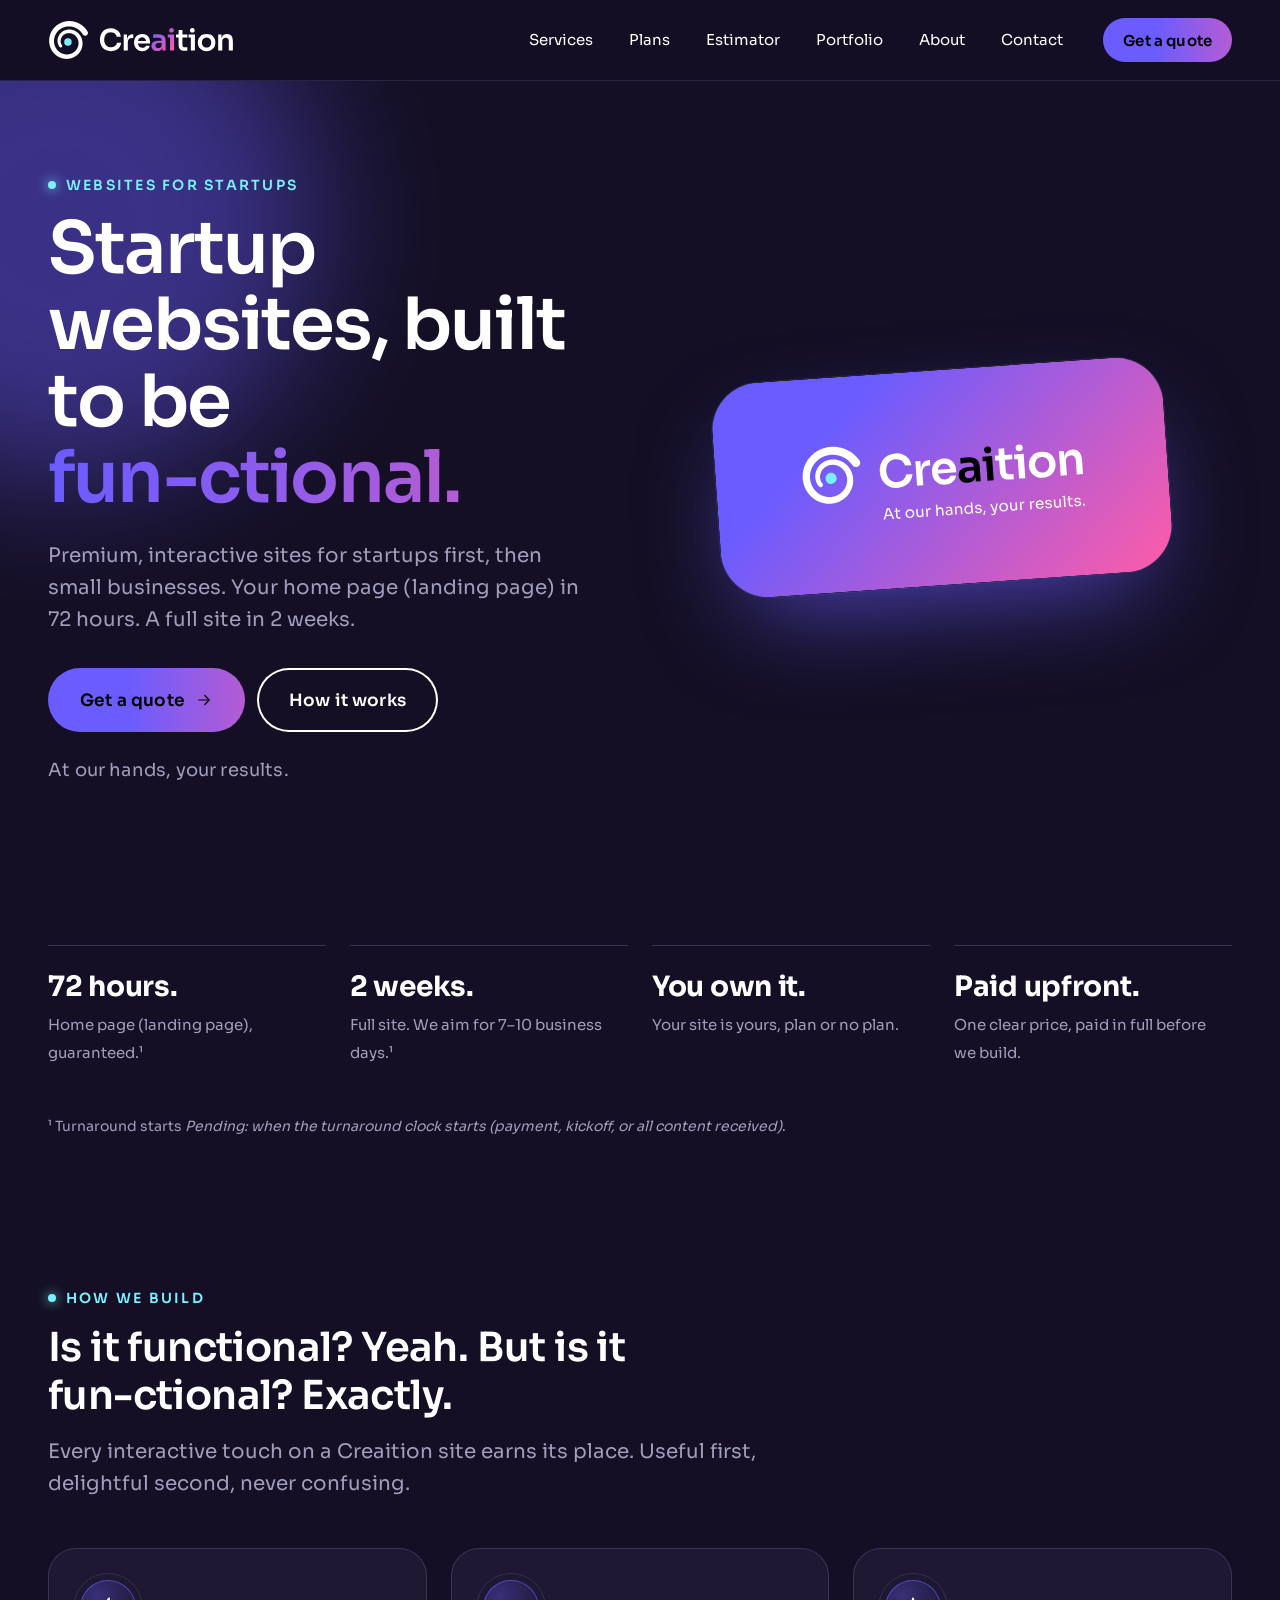
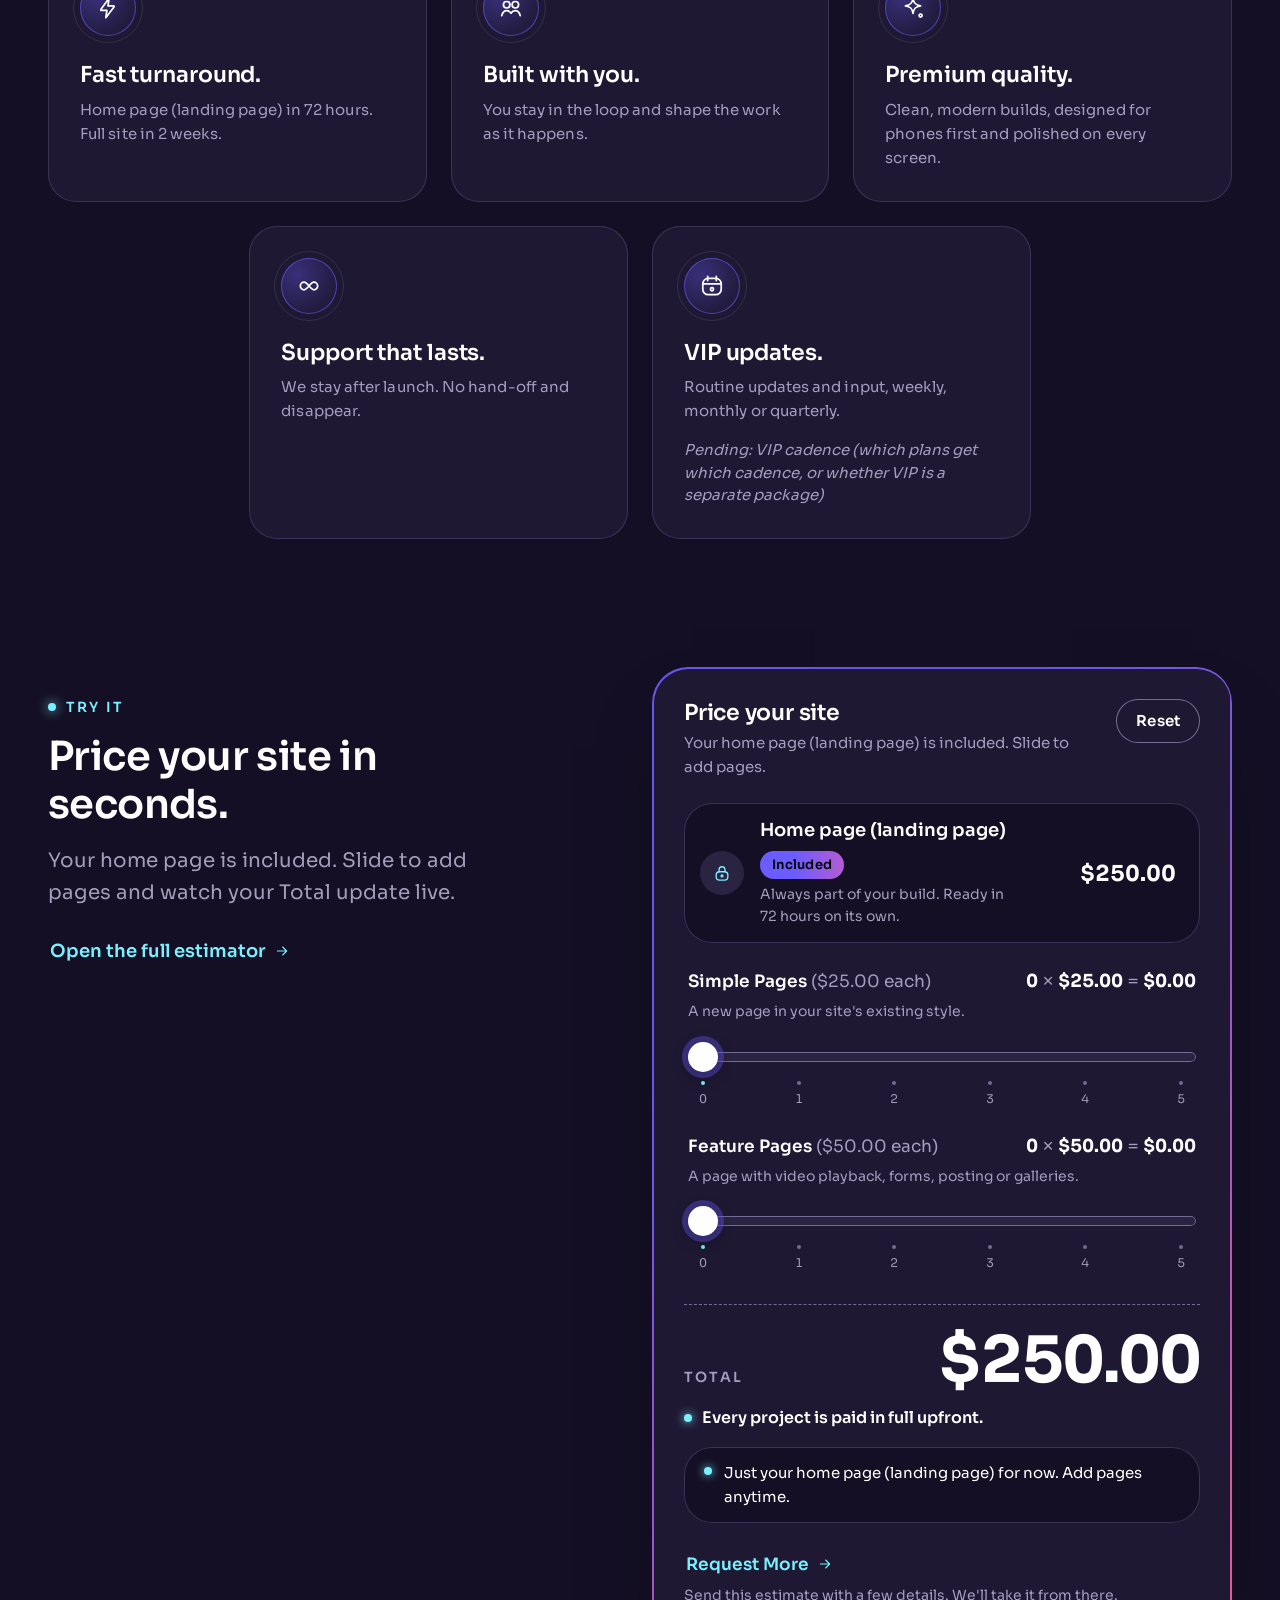
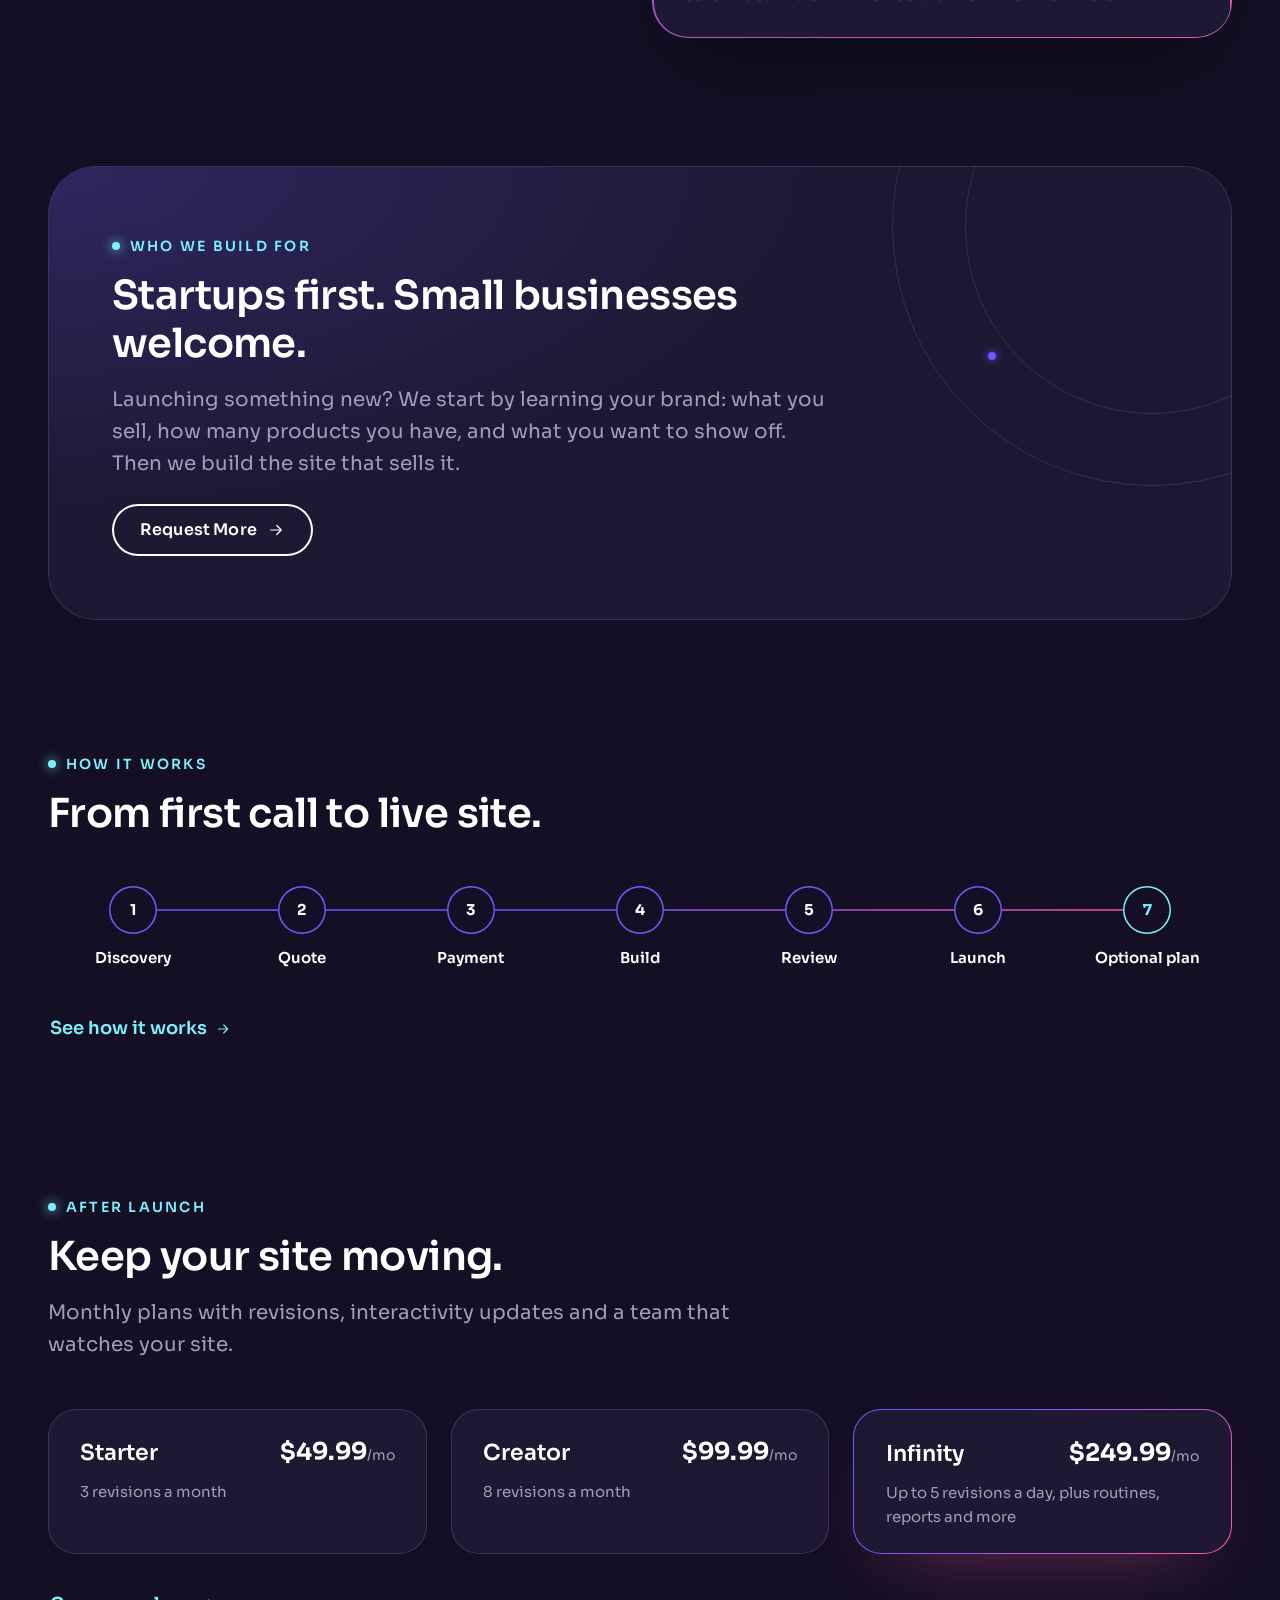
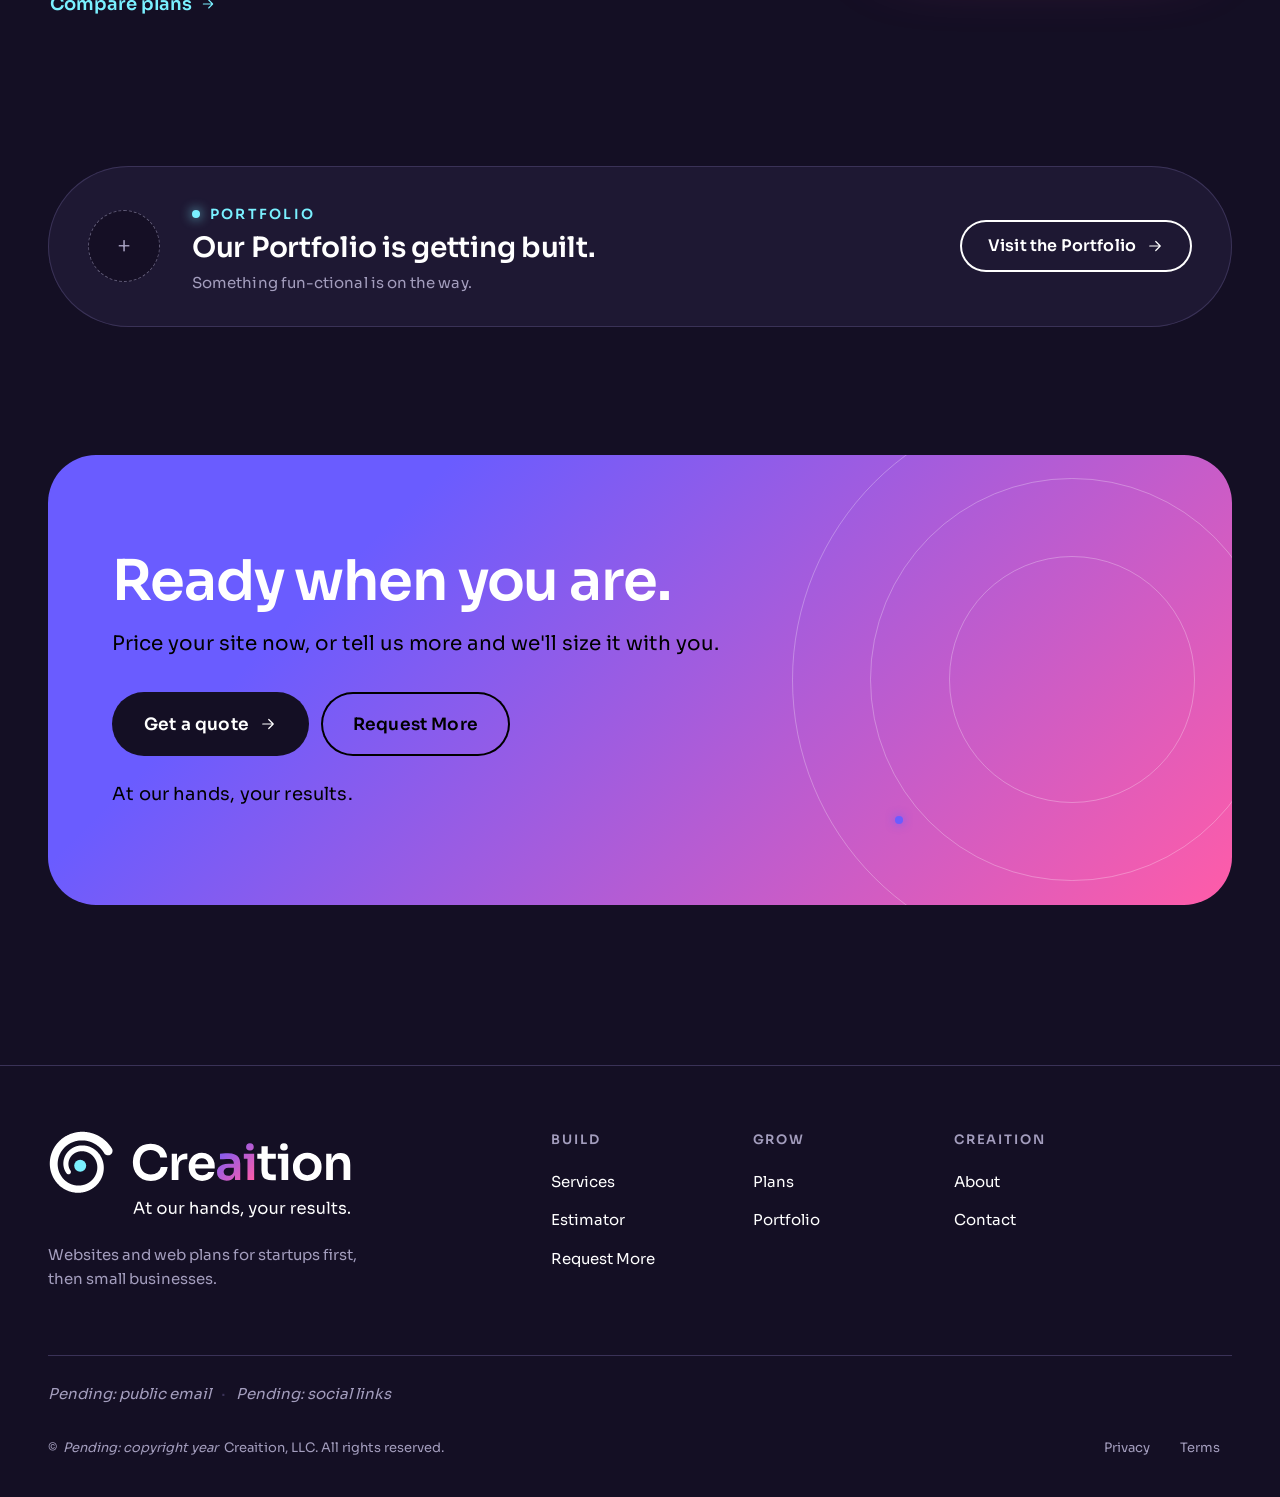
<file: index.html>
<!doctype html>
<html lang="en"><head>
<meta charset="utf-8"><meta name="viewport" content="width=device-width, initial-scale=1, viewport-fit=cover">
<title>Creaition | Interactive Websites for Startups, Built Fast</title><meta name="description" content="Creaition builds premium, interactive websites for startups. A $250 home page in 72 hours, a full site in 2 weeks, paid in full upfront. Price yours now.">
<meta name="robots" content="noindex, nofollow">
<meta name="theme-color" content="#140F24">
<!-- canonical + og:url: Pending: domain/  (add the canonical link once the domain exists; spec §13.9) -->
<link rel="icon" href="assets/favicon.ico" sizes="any"><link rel="icon" href="assets/favicon.svg" type="image/svg+xml"><link rel="icon" href="assets/favicon-32.png" type="image/png" sizes="32x32"><link rel="apple-touch-icon" href="assets/apple-touch-icon-180.png"><link rel="manifest" href="site.webmanifest">
<meta property="og:type" content="website"><meta property="og:site_name" content="Creaition">
<meta property="og:title" content="Creaition | Interactive Websites for Startups, Built Fast"><meta property="og:description" content="Creaition builds premium, interactive websites for startups. A $250 home page in 72 hours, a full site in 2 weeks, paid in full upfront. Price yours now.">
<!-- og:image / twitter:image must be absolute URLs on the final domain: Pending: domain/assets/creaition-social-avatar-1024.png -->
<meta property="og:image" content="assets/creaition-social-avatar-1024.png"><meta property="og:image:type" content="image/png"><meta property="og:image:width" content="1024"><meta property="og:image:height" content="1024"><meta property="og:image:alt" content="Creaition logo: a continuous line curling into a cyan spark">
<meta name="twitter:card" content="summary"><meta name="twitter:title" content="Creaition | Interactive Websites for Startups, Built Fast"><meta name="twitter:description" content="Creaition builds premium, interactive websites for startups. A $250 home page in 72 hours, a full site in 2 weeks, paid in full upfront. Price yours now."><meta name="twitter:image" content="assets/creaition-social-avatar-1024.png"><meta name="twitter:image:alt" content="Creaition logo: a continuous line curling into a cyan spark">
<link rel="preload" href="fonts/Sora-VF-latin.woff2" as="font" type="font/woff2" crossorigin>
<link rel="stylesheet" href="css/site.css"><link rel="stylesheet" href="css/site-v1.css">
</head><body>
<a class="skip" href="#main">Skip to content</a>
<header class="site-header"><div class="container">
  <a href="index.html" class="logo-crop" aria-label="Creaition home"><img src="assets/creaition-lockup-midnight-web.svg" width="1037" height="222" alt="Creaition home"></a>
  <nav class="nav" aria-label="Main"><a href="pricing.html">Services</a><a href="plans.html">Plans</a><a href="estimator.html">Estimator</a><a href="portfolio.html">Portfolio</a><a href="about.html">About</a><a href="contact.html">Contact</a></nav>
  <a class="btn btn--primary btn--sm" href="estimator.html">Get a quote</a>
  <button class="menu-btn" aria-label="Open menu" aria-expanded="false" aria-controls="drawer"><span></span></button>
</div></header>
<nav class="drawer" id="drawer" aria-label="Menu" hidden><a href="pricing.html">Services</a><a href="plans.html">Plans</a><a href="estimator.html">Estimator</a><a href="portfolio.html">Portfolio</a><a href="about.html">About</a><a href="contact.html">Contact</a><a href="estimator.html" class="btn btn--primary drawer-cta">Get a quote</a></nav>
<main id="main">

<section class="hero"><div class="orb-glow" style="width:520px;height:520px;background:#6A5CFF;left:-200px;top:-120px"></div>
<div class="container"><div class="grid">
  <div class="hero-copy">
    <span class="eyebrow">Websites for startups</span>
    <h1 class="display">Startup websites, built to be <span class="grad-text"><span class="nw">fun-ctional.</span></span></h1>
    <p class="subhead body-l">Premium, interactive sites for startups first, then small businesses. Your home page (landing page) in 72&nbsp;hours. A full site in 2&nbsp;weeks.</p>
    <div class="btn-row"><a class="btn btn--primary btn--lg" href="estimator.html">Get a quote<svg class="arrow" viewBox="0 0 24 24" fill="none" stroke="currentColor" stroke-width="1.6" stroke-linecap="round" stroke-linejoin="round" aria-hidden="true"><path d="M5 12h14M13 6l6 6-6 6"/></svg></a><a class="btn btn--secondary btn--lg" href="pricing.html#how-it-works">How it works</a></div>
    <p class="tagline">At our hands, your results.</p>
  </div>
  <div class="hero-art" aria-hidden="true"><div class="rings " aria-hidden="true"><div class="ring ring--spin" style="inset:0%"><i class="spark"></i></div><div class="ring ring--spin-rev" style="inset:14%"><i class="dot-v"></i></div><div class="ring ring--spin" style="inset:28%"></div></div>
    <div class="hero-card"><img src="assets/creaition-tagline-lockup-gradient.svg" width="1600" height="760" alt=""></div>
  </div>
</div></div></section>

<section class="section--tight"><div class="container reveal">
  <div class="proof">
    <div class="stat"><strong>72&nbsp;hours.</strong><span>Home page (landing page), guaranteed.¹</span></div>
    <div class="stat"><strong>2&nbsp;weeks.</strong><span>Full site. We aim for 7–10 business days.¹</span></div>
    <div class="stat"><strong>You own it.</strong><span>Your site is yours, plan or no plan.</span></div>
    <div class="stat"><strong>Paid upfront.</strong><span>One clear price, paid in full before we build.</span></div>
  </div>
  <p class="footnote">¹ Turnaround starts <em class="pending">Pending: when the turnaround clock starts (payment, kickoff, or all content received)</em>.</p>
</div></section>

<section class="section"><div class="container">
  <div class="section-head reveal"><span class="eyebrow">How we build</span><h2>Is it functional? Yeah. But is it <span class="nw">fun-ctional?</span> Exactly.</h2><p class="body-l">Every interactive touch on a Creaition site earns its place. Useful first, delightful second, never confusing.</p></div>
  <h3 class="sr-only">Why startups pick Creaition</h3>
  <div class="cards-5">
    <article class="card card--hover reveal"><div class="icon-orb"><svg viewBox="0 0 24 24" fill="none" stroke="currentColor" stroke-width="1.6" stroke-linecap="round" stroke-linejoin="round" aria-hidden="true"><path d="M13 3 5.5 13.2a.6.6 0 0 0 .5 1H11l-1 6.8L17.5 11a.6.6 0 0 0-.5-1H12l1-7z"/></svg></div><h3 class="h4">Fast turnaround.</h3><p class="muted small">Home page (landing page) in 72&nbsp;hours. Full site in 2&nbsp;weeks.</p></article><article class="card card--hover reveal"><div class="icon-orb"><svg viewBox="0 0 24 24" fill="none" stroke="currentColor" stroke-width="1.6" stroke-linecap="round" stroke-linejoin="round" aria-hidden="true"><circle cx="8" cy="9" r="3"/><circle cx="16" cy="9" r="3"/><path d="M3.5 19c.8-2.9 2.6-4.5 4.5-4.5s3.2 1 4 2.3c.8-1.3 2.1-2.3 4-2.3s3.7 1.6 4.5 4.5"/></svg></div><h3 class="h4">Built with you.</h3><p class="muted small">You stay in the loop and shape the work as it happens.</p></article><article class="card card--hover reveal"><div class="icon-orb"><svg viewBox="0 0 24 24" fill="none" stroke="currentColor" stroke-width="1.6" stroke-linecap="round" stroke-linejoin="round" aria-hidden="true"><path d="M12 3c.6 4.6 2.4 6.4 7 7-4.6.6-6.4 2.4-7 7-.6-4.6-2.4-6.4-7-7 4.6-.6 6.4-2.4 7-7z"/><circle cx="19" cy="19" r="1.4"/></svg></div><h3 class="h4">Premium quality.</h3><p class="muted small">Clean, modern builds, designed for phones first and polished on every screen.</p></article><article class="card card--hover reveal"><div class="icon-orb"><svg viewBox="0 0 24 24" fill="none" stroke="currentColor" stroke-width="1.6" stroke-linecap="round" stroke-linejoin="round" aria-hidden="true"><path d="M7.5 15.5a3.5 3.5 0 1 1 0-7c3 0 6 7 9 7a3.5 3.5 0 1 0 0-7c-3 0-6 7-9 7z"/></svg></div><h3 class="h4">Support that lasts.</h3><p class="muted small">We stay after launch. No hand-off and disappear.</p></article><article class="card card--hover reveal"><div class="icon-orb"><svg viewBox="0 0 24 24" fill="none" stroke="currentColor" stroke-width="1.6" stroke-linecap="round" stroke-linejoin="round" aria-hidden="true"><rect x="3.5" y="5" width="17" height="15" rx="5"/><path d="M8 3v4M16 3v4M3.5 10h17"/><circle cx="12" cy="15" r="1.4"/></svg></div><h3 class="h4">VIP updates.</h3><p class="muted small">Routine updates and input, weekly, monthly or quarterly.</p><span class="pending pending--block">Pending: VIP cadence (which plans get which cadence, or whether VIP is a separate package)</span></article>
  </div>
</div></section>

<section class="section" id="estimate"><div class="container"><div class="split">
  <div class="l reveal" style="padding-top:24px"><span class="eyebrow">Try it</span><h2>Price your site in seconds.</h2><p class="body-l muted">Your home page is included. Slide to add pages and watch your Total update live.</p>
    <p style="margin-top:24px"><a class="text-link" href="estimator.html" >Open the full estimator<svg viewBox="0 0 24 24" fill="none" stroke="currentColor" stroke-width="1.6" stroke-linecap="round" stroke-linejoin="round" aria-hidden="true"><path d="M5 12h14M13 6l6 6-6 6"/></svg></a></p></div>
  <div class="r reveal"><div class="estimator" data-estimator>
  <div class="est-head"><div><h3>Price your site</h3><p>Your home page (landing page) is included. Slide to add pages.</p></div>
    <button type="button" class="btn btn--ghost btn--sm" data-reset aria-label="Reset estimator to home page (landing page) only">Reset</button></div>
  <div class="est-line" role="group" aria-label="Home page (landing page), $250.00, always included">
    <span class="lock"><svg viewBox="0 0 24 24" fill="none" stroke="currentColor" stroke-width="1.6" stroke-linecap="round" stroke-linejoin="round" aria-hidden="true"><rect x="5" y="10.5" width="14" height="10" rx="4"/><path d="M8.5 10.5V8a3.5 3.5 0 0 1 7 0v2.5"/><circle cx="12" cy="15.5" r="1.2"/></svg></span>
    <div><div class="name">Home page (landing page) <span class="chip chip--aurora">Included</span></div>
      <div class="meta"><span>Always part of your build. Ready in 72&nbsp;hours on its own.</span></div></div>
    <span class="price">$250.00</span>
  </div>
  <div class="slider-block">
    <div class="slider-top"><label for="sl-s1">Simple Pages <span class="each">($25.00 each)</span></label><output data-out="simple" for="sl-s1"></output></div>
    <p class="slider-help">A new page in your site's existing style.</p>
    <div class="range-wrap"><input class="range" id="sl-s1" type="range" min="0" max="5" step="1" value="0" data-range="simple"></div>
    <div class="ticks" data-ticks="simple" aria-hidden="true"><span>0</span><span>1</span><span>2</span><span>3</span><span>4</span><span>5</span></div>
  </div>
  <div class="slider-block">
    <div class="slider-top"><label for="sl-f1">Feature Pages <span class="each">($50.00 each)</span></label><output data-out="feature" for="sl-f1"></output></div>
    <p class="slider-help">A page with video playback, forms, posting or galleries.</p>
    <div class="range-wrap"><input class="range" id="sl-f1" type="range" min="0" max="5" step="1" value="0" data-range="feature"></div>
    <div class="ticks" data-ticks="feature" aria-hidden="true"><span>0</span><span>1</span><span>2</span><span>3</span><span>4</span><span>5</span></div>
  </div>
  <div class="est-total"><span class="label">Total</span><span class="value" data-total>$250.00</span></div>
  <p class="est-paid">Every project is paid in full upfront.</p>
  <p class="sr-only" aria-live="polite" data-live></p>
  <p class="est-state" data-state hidden></p>
  <div class="est-actions"><div class="rm"><a class="text-link" href="request-more.html" data-rm>Request More<svg viewBox="0 0 24 24" fill="none" stroke="currentColor" stroke-width="1.6" stroke-linecap="round" stroke-linejoin="round" aria-hidden="true"><path d="M5 12h14M13 6l6 6-6 6"/></svg></a><small>Send this estimate with a few details. We'll take it from there.</small></div></div>
  <noscript><p class="est-state">The live estimator needs JavaScript. Prefer not to? <a href="request-more.html">Request More</a> and we'll price it for you.</p></noscript>
  
</div></div>
</div></div></section>

<section class="section"><div class="container"><div class="soft-panel reveal"><div class="rings " style="right:-180px;top:-200px;width:520px;height:520px" aria-hidden="true"><div class="ring ring--spin" style="inset:0%"><i class="spark"></i></div><div class="ring ring--spin-rev" style="inset:14%"><i class="dot-v"></i></div></div>
  <div style="max-width:720px;position:relative"><span class="eyebrow">Who we build for</span><h2>Startups first. Small businesses welcome.</h2>
  <p class="body-l muted">Launching something new? We start by learning your brand: what you sell, how many products you have, and what you want to show off. Then we build the site that sells it.</p>
  <div class="btn-row" style="margin-top:24px"><a class="btn btn--secondary " href="request-more.html">Request More<svg class="arrow" viewBox="0 0 24 24" fill="none" stroke="currentColor" stroke-width="1.6" stroke-linecap="round" stroke-linejoin="round" aria-hidden="true"><path d="M5 12h14M13 6l6 6-6 6"/></svg></a></div></div>
</div></div></section>

<section class="section"><div class="container">
  <div class="section-head reveal"><span class="eyebrow">How it works</span><h2>From first call to live site.</h2></div>
  <ol class="journey reveal"><li>Discovery</li><li>Quote</li><li>Payment</li><li>Build</li><li>Review</li><li>Launch</li><li class=is-optional>Optional plan</li></ol>
  <p style="margin-top:40px" class="reveal"><a class="text-link" href="pricing.html#how-it-works" >See how it works<svg viewBox="0 0 24 24" fill="none" stroke="currentColor" stroke-width="1.6" stroke-linecap="round" stroke-linejoin="round" aria-hidden="true"><path d="M5 12h14M13 6l6 6-6 6"/></svg></a></p>
</div></section>

<section class="section"><div class="container">
  <div class="section-head reveal"><span class="eyebrow">After launch</span><h2>Keep your site moving.</h2><p class="body-l">Monthly plans with revisions, interactivity updates and a team that watches your site.</p></div>
  <div class="mini-plans">
    <div class="card card--hover mini-plan reveal"><div class="row"><span class="name">Starter</span><span class="amt">$49.99<small>/mo</small></span></div><p>3 revisions a month</p></div>
    <div class="card card--hover mini-plan reveal"><div class="row"><span class="name">Creator</span><span class="amt">$99.99<small>/mo</small></span></div><p>8 revisions a month</p></div>
    <div class="card card--hover mini-plan plan-card--infinity reveal"><div class="row"><span class="name">Infinity</span><span class="amt">$249.99<small>/mo</small></span></div><p>Up to 5 revisions a day, plus routines, reports and more</p></div>
  </div>
  <p style="margin-top:32px" class="reveal"><a class="text-link" href="plans.html" >Compare plans<svg viewBox="0 0 24 24" fill="none" stroke="currentColor" stroke-width="1.6" stroke-linecap="round" stroke-linejoin="round" aria-hidden="true"><path d="M5 12h14M13 6l6 6-6 6"/></svg></a></p>
</div></section>

<section class="section--tight"><div class="container reveal">
  <div class="card pill-card">
    <span class="planet" style="position:relative;flex:none;width:72px;height:72px" aria-hidden="true">+</span>
    <div style="flex:1;min-width:220px"><span class="eyebrow" style="margin-bottom:6px">Portfolio</span><h3 style="margin:0 0 4px">Our Portfolio is getting built.</h3><p class="muted small" style="margin:0">Something <span class="nw">fun-ctional</span> is on the way.</p></div>
    <a class="btn btn--secondary " href="portfolio.html">Visit the Portfolio<svg class="arrow" viewBox="0 0 24 24" fill="none" stroke="currentColor" stroke-width="1.6" stroke-linecap="round" stroke-linejoin="round" aria-hidden="true"><path d="M5 12h14M13 6l6 6-6 6"/></svg></a>
  </div>
</div></section>
<section class="section"><div class="container reveal">
  <div class="aurora-panel on-aurora"><div class="rings " aria-hidden="true"><div class="ring ring--spin" style="inset:0%"><i class="spark"></i></div><div class="ring ring--spin-rev" style="inset:14%"><i class="dot-v"></i></div><div class="ring ring--spin" style="inset:28%"></div></div>
    <div class="copy"><h2>Ready when you are.</h2><p class="sub">Price your site now, or tell us more and we'll size it with you.</p>
      <div class="btn-row" style="margin-top:32px"><a class="btn btn--midnight btn--lg" href="estimator.html">Get a quote<svg class="arrow" viewBox="0 0 24 24" fill="none" stroke="currentColor" stroke-width="1.6" stroke-linecap="round" stroke-linejoin="round" aria-hidden="true"><path d="M5 12h14M13 6l6 6-6 6"/></svg></a><a class="btn btn--outline-dark btn--lg" href="request-more.html">Request More</a></div>
      <p class="tagline">At our hands, your results.</p>
    </div></div></div></section>

</main>
<footer class="site-footer"><div class="container">
  <div class="foot-grid">
    <div class="foot-brand">
      <span class="logo-crop logo-crop--tag"><img src="assets/creaition-tagline-lockup-midnight-web.svg" width="1003" height="293" alt="Creaition. At our hands, your results."></span>
      <p>Websites and web plans for startups first, then small businesses.</p>
    </div>
    <div class="foot-col"><h2 class="foot-h">Build</h2><ul><li><a href="pricing.html">Services</a></li><li><a href="estimator.html">Estimator</a></li><li><a href="request-more.html">Request More</a></li></ul></div>
    <div class="foot-col"><h2 class="foot-h">Grow</h2><ul><li><a href="plans.html">Plans</a></li><li><a href="portfolio.html">Portfolio</a></li></ul></div>
    <div class="foot-col"><h2 class="foot-h">Creaition</h2><ul><li><a href="about.html">About</a></li><li><a href="contact.html">Contact</a></li></ul></div>
  </div>
  <div class="foot-contact"><em class="pending">Pending: public email</em><span class="sep" aria-hidden="true">·</span><em class="pending">Pending: social links</em></div>
  <div class="foot-bottom">
    <span class="copy">© <em class="pending">Pending: copyright year</em> Creaition, LLC. All rights reserved.</span>
    <nav aria-label="Legal"><a href="privacy.html">Privacy</a><a href="terms.html">Terms</a></nav>
  </div>
</div></footer>
<script src="js/site.js"></script>
</body></html>
</file>
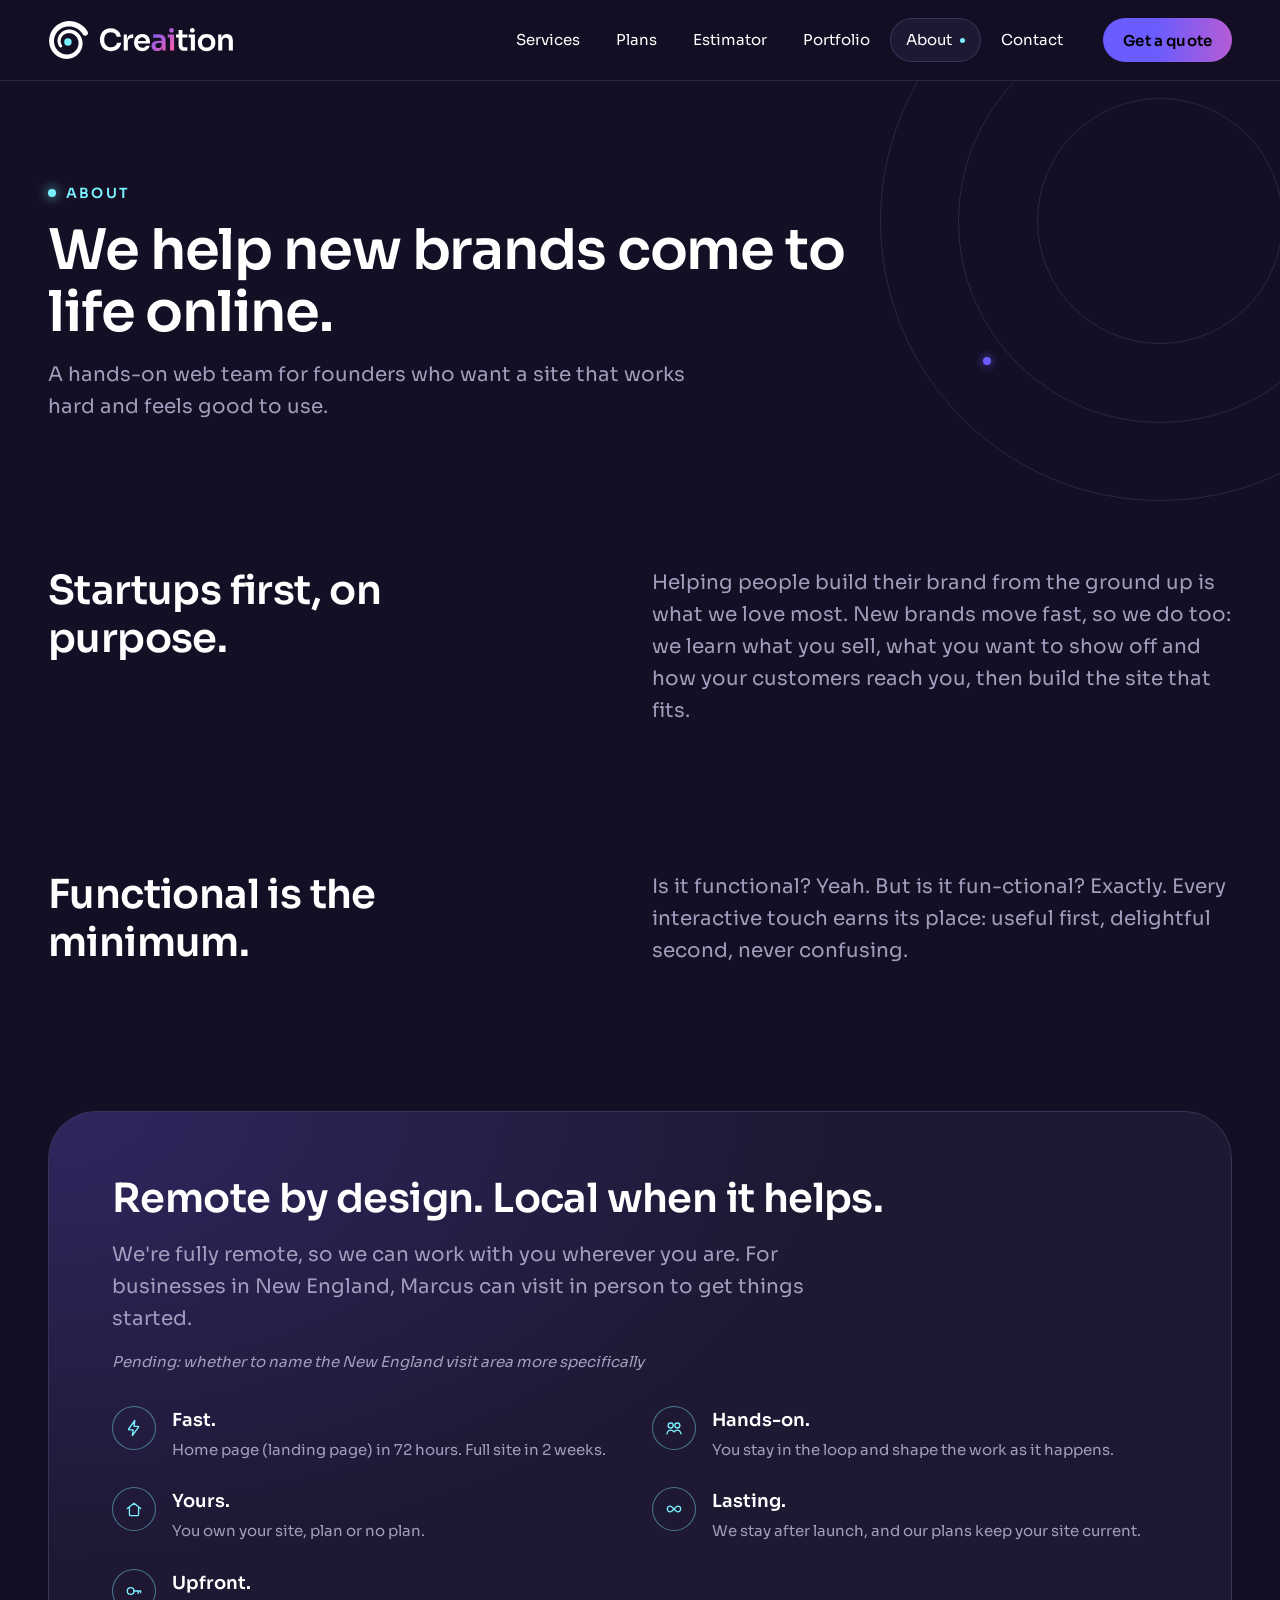
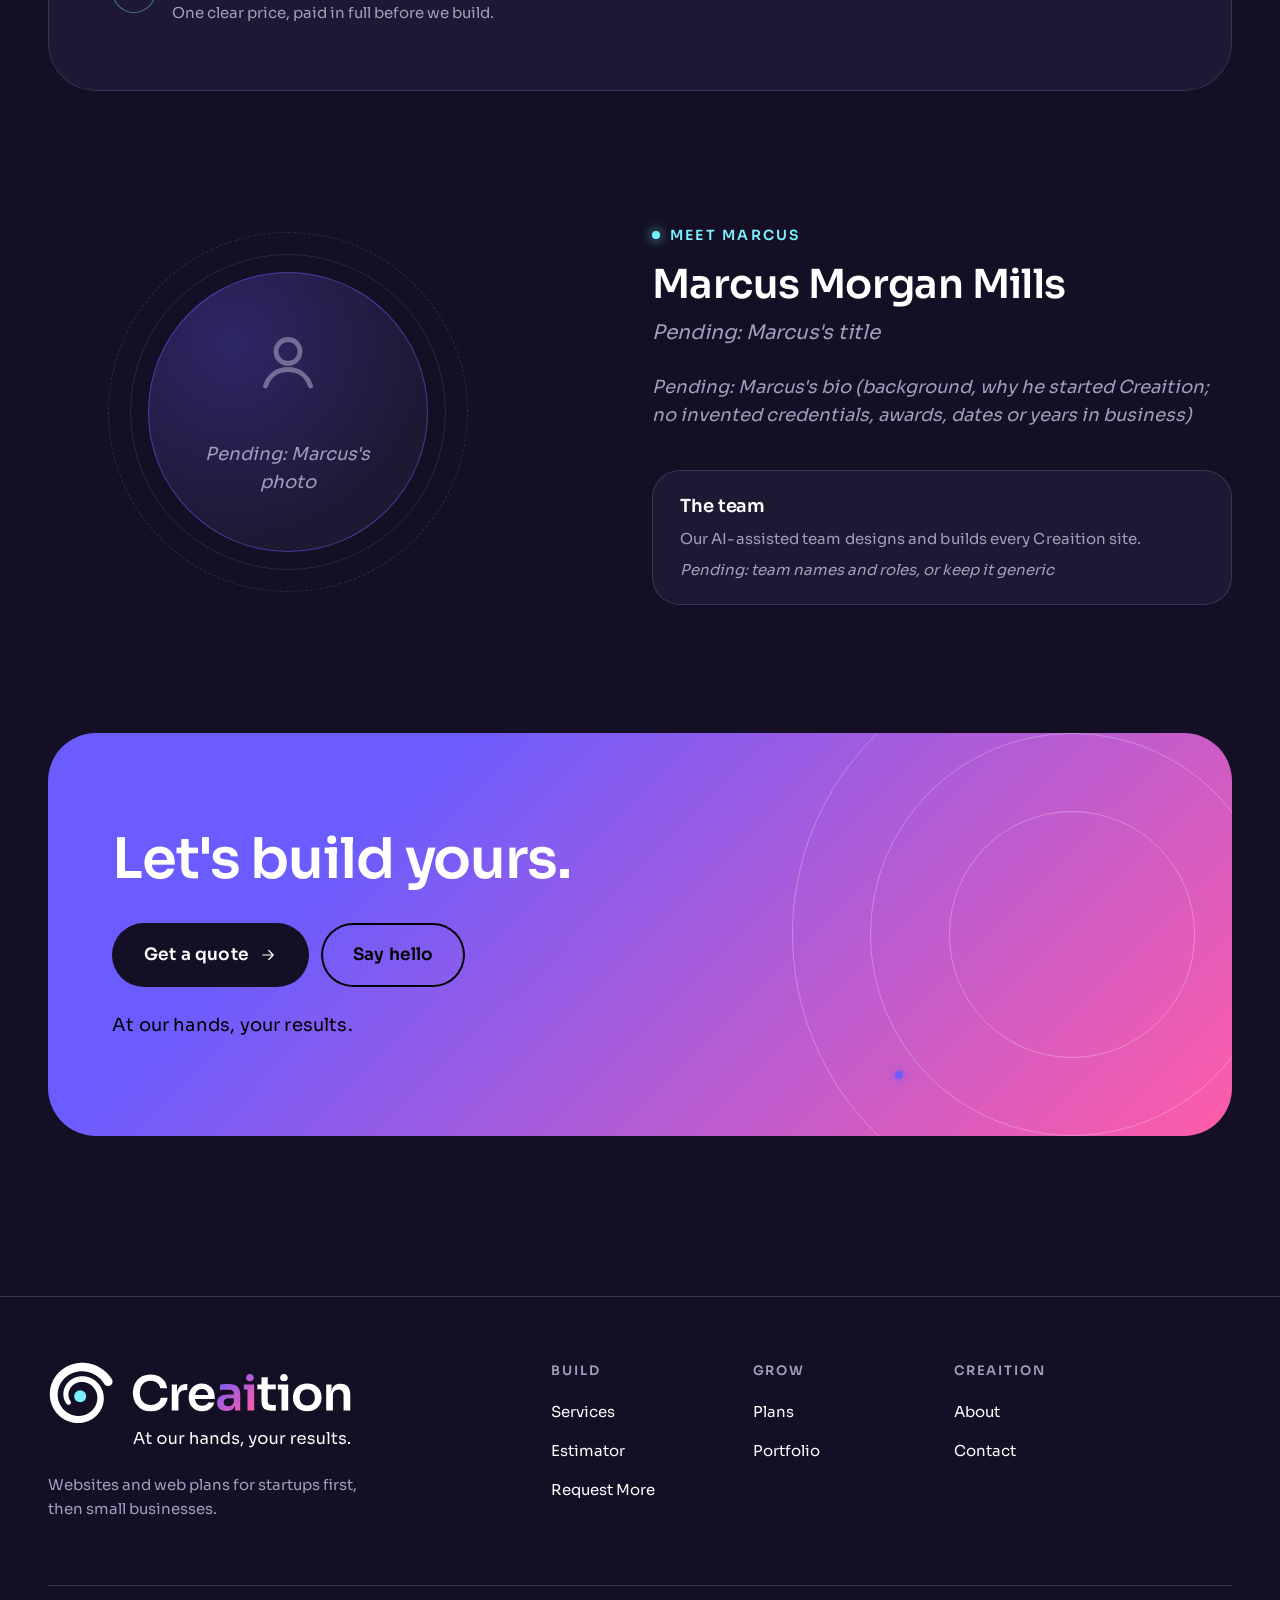
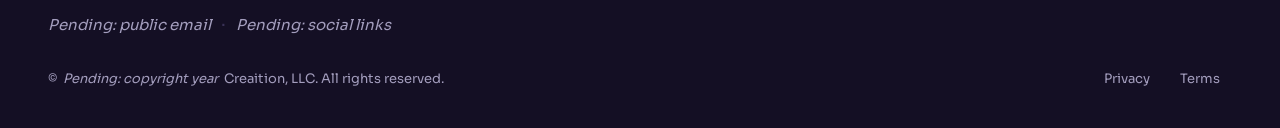
<file: about.html>
<!doctype html>
<html lang="en"><head>
<meta charset="utf-8"><meta name="viewport" content="width=device-width, initial-scale=1, viewport-fit=cover">
<title>About Creaition | A Hands-On Web Team Built for Startups</title><meta name="description" content="Creaition is a fully remote web team that builds alongside startups. Premium, interactive sites, fast turnaround, and in-person kickoffs across New England.">
<meta name="robots" content="noindex, nofollow">
<meta name="theme-color" content="#140F24">
<!-- canonical + og:url: Pending: domain/about  (add the canonical link once the domain exists; spec §13.9) -->
<link rel="icon" href="assets/favicon.ico" sizes="any"><link rel="icon" href="assets/favicon.svg" type="image/svg+xml"><link rel="icon" href="assets/favicon-32.png" type="image/png" sizes="32x32"><link rel="apple-touch-icon" href="assets/apple-touch-icon-180.png"><link rel="manifest" href="site.webmanifest">
<meta property="og:type" content="website"><meta property="og:site_name" content="Creaition">
<meta property="og:title" content="About Creaition | A Hands-On Web Team Built for Startups"><meta property="og:description" content="Creaition is a fully remote web team that builds alongside startups. Premium, interactive sites, fast turnaround, and in-person kickoffs across New England.">
<!-- og:image / twitter:image must be absolute URLs on the final domain: Pending: domain/assets/creaition-social-avatar-1024.png -->
<meta property="og:image" content="assets/creaition-social-avatar-1024.png"><meta property="og:image:type" content="image/png"><meta property="og:image:width" content="1024"><meta property="og:image:height" content="1024"><meta property="og:image:alt" content="Creaition logo: a continuous line curling into a cyan spark">
<meta name="twitter:card" content="summary"><meta name="twitter:title" content="About Creaition | A Hands-On Web Team Built for Startups"><meta name="twitter:description" content="Creaition is a fully remote web team that builds alongside startups. Premium, interactive sites, fast turnaround, and in-person kickoffs across New England."><meta name="twitter:image" content="assets/creaition-social-avatar-1024.png"><meta name="twitter:image:alt" content="Creaition logo: a continuous line curling into a cyan spark">
<link rel="preload" href="fonts/Sora-VF-latin.woff2" as="font" type="font/woff2" crossorigin>
<link rel="stylesheet" href="css/site.css"><link rel="stylesheet" href="css/site-v1.css">
</head><body>
<a class="skip" href="#main">Skip to content</a>
<header class="site-header"><div class="container">
  <a href="index.html" class="logo-crop" aria-label="Creaition home"><img src="assets/creaition-lockup-midnight-web.svg" width="1037" height="222" alt="Creaition home"></a>
  <nav class="nav" aria-label="Main"><a href="pricing.html">Services</a><a href="plans.html">Plans</a><a href="estimator.html">Estimator</a><a href="portfolio.html">Portfolio</a><a href="about.html" aria-current=page>About</a><a href="contact.html">Contact</a></nav>
  <a class="btn btn--primary btn--sm" href="estimator.html">Get a quote</a>
  <button class="menu-btn" aria-label="Open menu" aria-expanded="false" aria-controls="drawer"><span></span></button>
</div></header>
<nav class="drawer" id="drawer" aria-label="Menu" hidden><a href="pricing.html">Services</a><a href="plans.html">Plans</a><a href="estimator.html">Estimator</a><a href="portfolio.html">Portfolio</a><a href="about.html" aria-current=page>About</a><a href="contact.html">Contact</a><a href="estimator.html" class="btn btn--primary drawer-cta">Get a quote</a></nav>
<main id="main">
<section class="page-hero"><div class="rings " aria-hidden="true"><div class="ring ring--spin" style="inset:0%"><i class="spark"></i></div><div class="ring ring--spin-rev" style="inset:14%"><i class="dot-v"></i></div><div class="ring ring--spin" style="inset:28%"></div></div><div class="container" style="position:relative">
  <span class="eyebrow">About</span><h1>We help new brands come to life online.</h1><p class="subhead body-l">A hands-on web team for founders who want a site that works hard and feels good to use.</p>
</div></section>
<section class="section--tight"><div class="container"><div class="split">
  <div class="l reveal"><h2>Startups first, on purpose.</h2></div>
  <div class="r reveal"><p class="body-l muted">Helping people build their brand from the ground up is what we love most. New brands move fast, so we do too: we learn what you sell, what you want to show off and how your customers reach you, then build the site that fits.</p></div>
</div></div></section>
<section class="section--tight"><div class="container"><div class="split">
  <div class="l reveal"><h2>Functional is the minimum.</h2></div>
  <div class="r reveal"><p class="body-l muted">Is it functional? Yeah. But is it <span class="nw">fun-ctional?</span> Exactly. Every interactive touch earns its place: useful first, delightful second, never confusing.</p></div>
</div></div></section>
<section class="section"><div class="container"><div class="soft-panel reveal">
  <h2>Remote by design. Local when it helps.</h2>
  <p class="body-l muted" style="max-width:760px">We're fully remote, so we can work with you wherever you are. For businesses in New England, Marcus can visit in person to get things started.</p><span class="pending pending--block">Pending: whether to name the New England visit area more specifically</span>
  <div class="points">
    <div class="point"><span class="ico"><svg viewBox="0 0 24 24" fill="none" stroke="currentColor" stroke-width="1.6" stroke-linecap="round" stroke-linejoin="round" aria-hidden="true"><path d="M13 3 5.5 13.2a.6.6 0 0 0 .5 1H11l-1 6.8L17.5 11a.6.6 0 0 0-.5-1H12l1-7z"/></svg></span><div><strong>Fast.</strong><span>Home page (landing page) in 72&nbsp;hours. Full site in 2&nbsp;weeks.</span></div></div>
    <div class="point"><span class="ico"><svg viewBox="0 0 24 24" fill="none" stroke="currentColor" stroke-width="1.6" stroke-linecap="round" stroke-linejoin="round" aria-hidden="true"><circle cx="8" cy="9" r="3"/><circle cx="16" cy="9" r="3"/><path d="M3.5 19c.8-2.9 2.6-4.5 4.5-4.5s3.2 1 4 2.3c.8-1.3 2.1-2.3 4-2.3s3.7 1.6 4.5 4.5"/></svg></span><div><strong>Hands-on.</strong><span>You stay in the loop and shape the work as it happens.</span></div></div>
    <div class="point"><span class="ico"><svg viewBox="0 0 24 24" fill="none" stroke="currentColor" stroke-width="1.6" stroke-linecap="round" stroke-linejoin="round" aria-hidden="true"><path d="M4 11.5 12 5l8 6.5"/><path d="M6.5 10v8.5a1.5 1.5 0 0 0 1.5 1.5h8a1.5 1.5 0 0 0 1.5-1.5V10"/></svg></span><div><strong>Yours.</strong><span>You own your site, plan or no plan.</span></div></div>
    <div class="point"><span class="ico"><svg viewBox="0 0 24 24" fill="none" stroke="currentColor" stroke-width="1.6" stroke-linecap="round" stroke-linejoin="round" aria-hidden="true"><path d="M7.5 15.5a3.5 3.5 0 1 1 0-7c3 0 6 7 9 7a3.5 3.5 0 1 0 0-7c-3 0-6 7-9 7z"/></svg></span><div><strong>Lasting.</strong><span>We stay after launch, and our plans keep your site current.</span></div></div>
    <div class="point"><span class="ico"><svg viewBox="0 0 24 24" fill="none" stroke="currentColor" stroke-width="1.6" stroke-linecap="round" stroke-linejoin="round" aria-hidden="true"><circle cx="8" cy="12" r="4"/><path d="M12 12h8M17 12v3M20 12v2"/></svg></span><div><strong>Upfront.</strong><span>One clear price, paid in full before we build.</span></div></div>
  </div></div></div></section>
<section class="section"><div class="container"><div class="split" style="align-items:center">
  <div class="l reveal" style="display:grid;place-items:center;padding:48px 0"><div class="avatar-ph" role="img" aria-label="Marcus Morgan Mills"><svg viewBox="0 0 24 24" fill="none" stroke="currentColor" stroke-width="1.6" stroke-linecap="round" stroke-linejoin="round" aria-hidden="true"><circle cx="12" cy="8.5" r="4"/><path d="M4.5 20c1.2-3.6 4-5.5 7.5-5.5s6.3 1.9 7.5 5.5"/></svg><em class="pending">Pending: Marcus's photo</em></div></div>
  <div class="r reveal"><span class="eyebrow">Meet Marcus</span><h2 style="margin-bottom:8px">Marcus Morgan Mills</h2><p class="body-l" style="margin:0"><em class="pending">Pending: Marcus's title</em></p>
    <p style="margin-top:24px"><em class="pending">Pending: Marcus's bio (background, why he started Creaition; no invented credentials, awards, dates or years in business)</em></p>
    <div class="card" style="margin-top:40px;padding:24px 28px"><h3 class="h4" style="font-size:1.125rem">The team</h3><p class="muted small" style="margin:0">Our AI-assisted team designs and builds every Creaition site.</p><span class="pending pending--block">Pending: team names and roles, or keep it generic</span></div></div>
</div></div></section>
<section class="section"><div class="container reveal">
  <div class="aurora-panel on-aurora"><div class="rings " aria-hidden="true"><div class="ring ring--spin" style="inset:0%"><i class="spark"></i></div><div class="ring ring--spin-rev" style="inset:14%"><i class="dot-v"></i></div><div class="ring ring--spin" style="inset:28%"></div></div>
    <div class="copy"><h2>Let's build yours.</h2>
      <div class="btn-row" style="margin-top:32px"><a class="btn btn--midnight btn--lg" href="estimator.html">Get a quote<svg class="arrow" viewBox="0 0 24 24" fill="none" stroke="currentColor" stroke-width="1.6" stroke-linecap="round" stroke-linejoin="round" aria-hidden="true"><path d="M5 12h14M13 6l6 6-6 6"/></svg></a><a class="btn btn--outline-dark btn--lg" href="contact.html">Say hello</a></div>
      <p class="tagline">At our hands, your results.</p>
    </div></div></div></section>
</main>
<footer class="site-footer"><div class="container">
  <div class="foot-grid">
    <div class="foot-brand">
      <span class="logo-crop logo-crop--tag"><img src="assets/creaition-tagline-lockup-midnight-web.svg" width="1003" height="293" alt="Creaition. At our hands, your results."></span>
      <p>Websites and web plans for startups first, then small businesses.</p>
    </div>
    <div class="foot-col"><h2 class="foot-h">Build</h2><ul><li><a href="pricing.html">Services</a></li><li><a href="estimator.html">Estimator</a></li><li><a href="request-more.html">Request More</a></li></ul></div>
    <div class="foot-col"><h2 class="foot-h">Grow</h2><ul><li><a href="plans.html">Plans</a></li><li><a href="portfolio.html">Portfolio</a></li></ul></div>
    <div class="foot-col"><h2 class="foot-h">Creaition</h2><ul><li><a href="about.html">About</a></li><li><a href="contact.html">Contact</a></li></ul></div>
  </div>
  <div class="foot-contact"><em class="pending">Pending: public email</em><span class="sep" aria-hidden="true">·</span><em class="pending">Pending: social links</em></div>
  <div class="foot-bottom">
    <span class="copy">© <em class="pending">Pending: copyright year</em> Creaition, LLC. All rights reserved.</span>
    <nav aria-label="Legal"><a href="privacy.html">Privacy</a><a href="terms.html">Terms</a></nav>
  </div>
</div></footer>
<script src="js/site.js"></script>
</body></html>
</file>
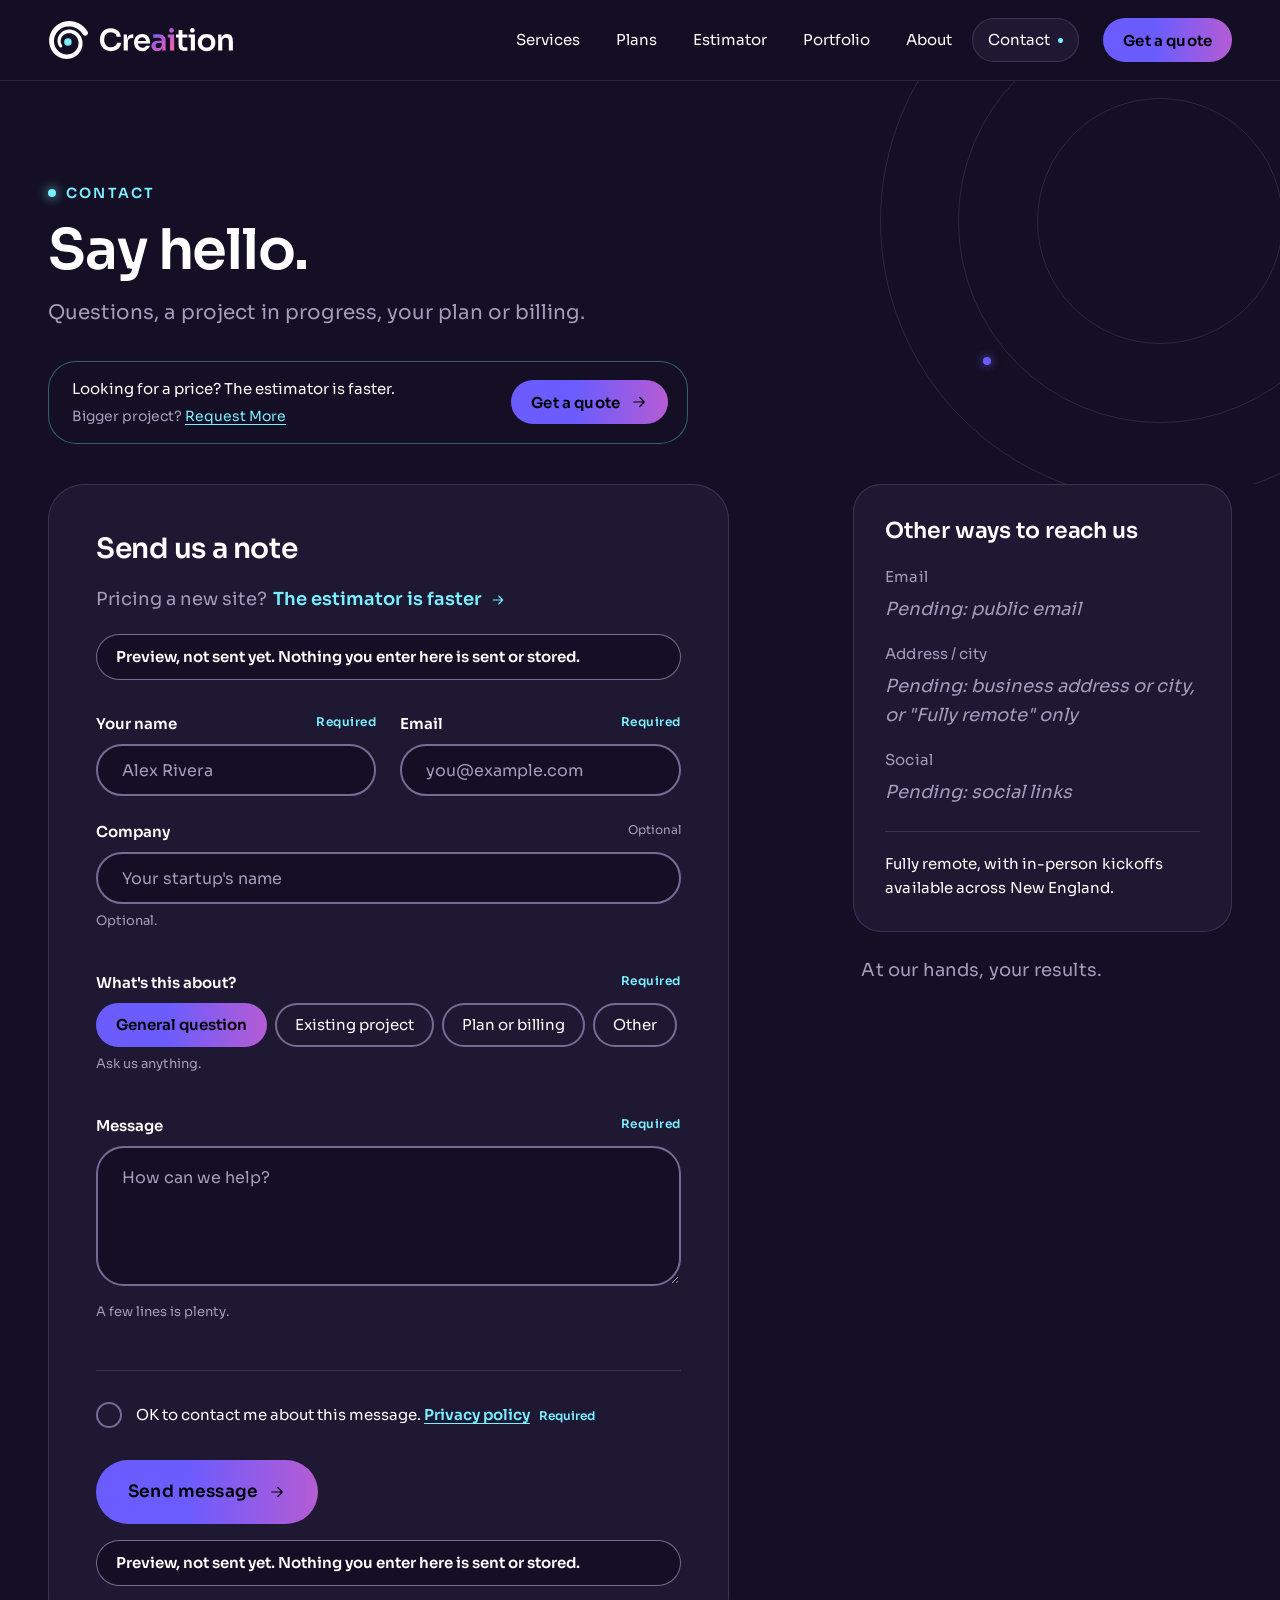
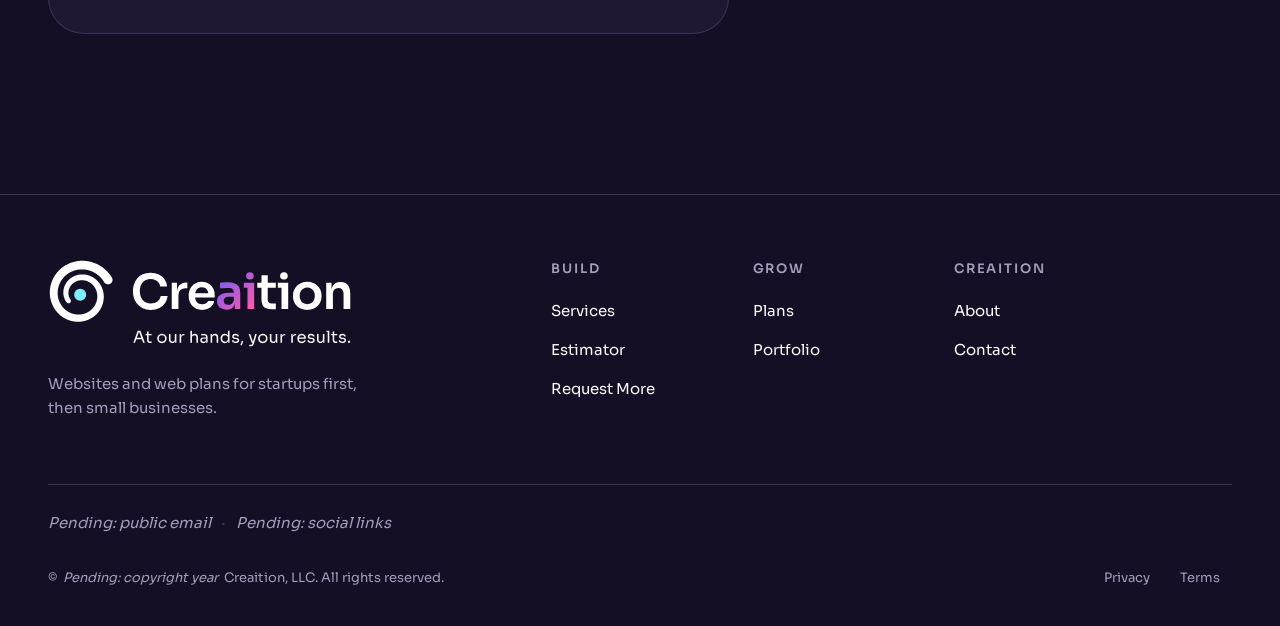
<file: contact.html>
<!doctype html>
<html lang="en"><head>
<meta charset="utf-8"><meta name="viewport" content="width=device-width, initial-scale=1, viewport-fit=cover">
<title>Contact Creaition | Questions, Projects, Plans and Billing</title><meta name="description" content="Get in touch with Creaition about a project in progress, your monthly plan or billing, or anything else. Pricing a new site? Try the instant estimator.">
<meta name="robots" content="noindex, nofollow">
<meta name="theme-color" content="#140F24">
<!-- canonical + og:url: Pending: domain/contact  (add the canonical link once the domain exists; spec §13.9) -->
<link rel="icon" href="assets/favicon.ico" sizes="any"><link rel="icon" href="assets/favicon.svg" type="image/svg+xml"><link rel="icon" href="assets/favicon-32.png" type="image/png" sizes="32x32"><link rel="apple-touch-icon" href="assets/apple-touch-icon-180.png"><link rel="manifest" href="site.webmanifest">
<meta property="og:type" content="website"><meta property="og:site_name" content="Creaition">
<meta property="og:title" content="Contact Creaition | Questions, Projects, Plans and Billing"><meta property="og:description" content="Get in touch with Creaition about a project in progress, your monthly plan or billing, or anything else. Pricing a new site? Try the instant estimator.">
<!-- og:image / twitter:image must be absolute URLs on the final domain: Pending: domain/assets/creaition-social-avatar-1024.png -->
<meta property="og:image" content="assets/creaition-social-avatar-1024.png"><meta property="og:image:type" content="image/png"><meta property="og:image:width" content="1024"><meta property="og:image:height" content="1024"><meta property="og:image:alt" content="Creaition logo: a continuous line curling into a cyan spark">
<meta name="twitter:card" content="summary"><meta name="twitter:title" content="Contact Creaition | Questions, Projects, Plans and Billing"><meta name="twitter:description" content="Get in touch with Creaition about a project in progress, your monthly plan or billing, or anything else. Pricing a new site? Try the instant estimator."><meta name="twitter:image" content="assets/creaition-social-avatar-1024.png"><meta name="twitter:image:alt" content="Creaition logo: a continuous line curling into a cyan spark">
<link rel="preload" href="fonts/Sora-VF-latin.woff2" as="font" type="font/woff2" crossorigin>
<link rel="stylesheet" href="css/site.css"><link rel="stylesheet" href="css/site-v1.css">
</head><body>
<a class="skip" href="#main">Skip to content</a>
<header class="site-header"><div class="container">
  <a href="index.html" class="logo-crop" aria-label="Creaition home"><img src="assets/creaition-lockup-midnight-web.svg" width="1037" height="222" alt="Creaition home"></a>
  <nav class="nav" aria-label="Main"><a href="pricing.html">Services</a><a href="plans.html">Plans</a><a href="estimator.html">Estimator</a><a href="portfolio.html">Portfolio</a><a href="about.html">About</a><a href="contact.html" aria-current=page>Contact</a></nav>
  <a class="btn btn--primary btn--sm" href="estimator.html">Get a quote</a>
  <button class="menu-btn" aria-label="Open menu" aria-expanded="false" aria-controls="drawer"><span></span></button>
</div></header>
<nav class="drawer" id="drawer" aria-label="Menu" hidden><a href="pricing.html">Services</a><a href="plans.html">Plans</a><a href="estimator.html">Estimator</a><a href="portfolio.html">Portfolio</a><a href="about.html">About</a><a href="contact.html" aria-current=page>Contact</a><a href="estimator.html" class="btn btn--primary drawer-cta">Get a quote</a></nav>
<main id="main">
<section class="page-hero" style="padding-bottom:40px"><div class="rings " aria-hidden="true"><div class="ring ring--spin" style="inset:0%"><i class="spark"></i></div><div class="ring ring--spin-rev" style="inset:14%"><i class="dot-v"></i></div><div class="ring ring--spin" style="inset:28%"></div></div><div class="container" style="position:relative">
  <span class="eyebrow">Contact</span><h1>Say hello.</h1><p class="subhead body-l">Questions, a project in progress, your plan or billing.</p>
  <div class="snapshot" style="max-width:640px;margin-top:32px"><span class="s-text">Looking for a price? The estimator is faster.<br><small class="nudge">Bigger project? <a href="request-more.html">Request More</a></small></span><a class="btn btn--primary btn--sm" href="estimator.html">Get a quote<svg class="arrow" viewBox="0 0 24 24" fill="none" stroke="currentColor" stroke-width="1.6" stroke-linecap="round" stroke-linejoin="round" aria-hidden="true"><path d="M5 12h14M13 6l6 6-6 6"/></svg></a></div></div></section>
<section class="section--tight" style="padding-top:0"><div class="container"><div class="split">
  <div class="l-wide reveal"><template data-success><div class="form-done" tabindex="-1"><h2>Preview, not sent yet.</h2><p class="muted">Thanks, <span data-fill="first"></span>. Your message passed the checks. This preview doesn't send or store anything, so nobody has received it.</p>
  <p><a class="text-link" href="estimator.html">Price a site</a></p></div></template><template data-topic-help="General question">Ask us anything.</template><template data-topic-help="Existing project">Tell us which project, and what you need.</template><template data-topic-help="Plan or billing">Tell us your plan and what's up. <em class="pending">Pending: how plan clients send revision requests (if not via this form, link there instead)</em></template><template data-topic-help="Other">Go for it.</template><form class="form-card" data-form novalidate aria-labelledby="ct-title">
    <h2 id="ct-title">Send us a note</h2><p class="muted">Pricing a new site? <a class="text-link" href="estimator.html" >The estimator is faster<svg viewBox="0 0 24 24" fill="none" stroke="currentColor" stroke-width="1.6" stroke-linecap="round" stroke-linejoin="round" aria-hidden="true"><path d="M5 12h14M13 6l6 6-6 6"/></svg></a></p>
    <p class="preview-note preview-note--top" data-preview-note>Preview, not sent yet. Nothing you enter here is sent or stored.</p>
    <div class="err-summary" data-err-summary tabindex="-1" hidden><p><strong>A few fields need a look before you continue.</strong></p><ul></ul></div>
    <div class="fields" style="margin-top:32px">
      <div class="field" ><label for="f-name">Your name <span class="req">Required</span></label><input id="f-name" data-msg-required="Please add your name." class="input" name="name" required maxlength="100" autocomplete="name" placeholder="Alex Rivera"><p class="err" id="err-name" hidden></p></div>
      <div class="field" ><label for="f-email">Email <span class="req">Required</span></label><input id="f-email" data-msg-required="Please add your email." data-msg-format="That email doesn&#x27;t look right. Try you@example.com." class="input" type="email" name="email" required maxlength="254" autocomplete="email" placeholder="you@example.com"><p class="err" id="err-email" hidden></p></div>
      <div class="field full" ><label for="f-company">Company <span class="opt-txt">Optional</span></label><input id="f-company" aria-describedby="help-company" class="input" name="company" maxlength="120" autocomplete="organization" placeholder="Your startup's name"><p class="help" id="help-company">Optional.</p><p class="err" id="err-company" hidden></p></div>
      <fieldset class="field full" id="fs-topic" data-group="topic" aria-describedby="help-topic" ><legend class="lbl">What's this about? <span class="req">Required</span></legend><div class="seg"><label><input type="radio" name="topic" value="General question" checked required data-msg-required="Please pick a topic."><span>General question</span></label><label><input type="radio" name="topic" value="Existing project"><span>Existing project</span></label><label><input type="radio" name="topic" value="Plan or billing"><span>Plan or billing</span></label><label><input type="radio" name="topic" value="Other"><span>Other</span></label></div><p class="help" id="help-topic" data-help="topic">Ask us anything.</p><p class="err" id="err-topic" hidden></p></fieldset>
      <div class="field full" ><label for="f-message">Message <span class="req">Required</span></label><textarea id="f-message" aria-describedby="help-message" data-msg-required="Please add a message." data-msg-short="Add a little more detail so we can help." class="textarea" name="message" required minlength="10" maxlength="2000" placeholder="How can we help?"></textarea><p class="help" id="help-message">A few lines is plenty.</p><p class="err" id="err-message" hidden></p></div>
    </div>
    <div class="form-section">
      <label class="check" for="f-consent"><input type="checkbox" id="f-consent" name="consent" required aria-describedby="err-consent" data-msg-required="Please tick the box to continue."><span class="box"></span><span>OK to contact me about this message. <a href="privacy.html">Privacy policy</a> <span class="req req-inline">Required</span></span></label>
      <p class="err" id="err-consent" hidden></p>
      <div class="hp" aria-hidden="true"><label>Leave this field empty<input name="hp_field" tabindex="-1" autocomplete="off"></label></div>
      <div class="btn-row" style="margin-top:32px"><button class="btn btn--primary btn--lg" type="submit" data-sending="Checking…" aria-describedby="pv-submit">Send message<svg class="arrow" viewBox="0 0 24 24" fill="none" stroke="currentColor" stroke-width="1.6" stroke-linecap="round" stroke-linejoin="round" aria-hidden="true"><path d="M5 12h14M13 6l6 6-6 6"/></svg></button></div>
      <p id="pv-submit" class="preview-note preview-note--submit" data-preview-note>Preview, not sent yet. Nothing you enter here is sent or stored.</p>
      <p class="small muted" data-sending-hint hidden aria-live="polite">Checking your answers. Nothing is sent.</p>
    </div></form></div>
  <aside class="r-narrow sticky reveal"><div class="card"><h2 class="h4">Other ways to reach us</h2>
    <div style="display:grid;gap:18px;margin-top:20px">
      <div><div class="small muted" style="margin-bottom:6px">Email</div><em class="pending">Pending: public email</em></div>
      <div><div class="small muted" style="margin-bottom:6px">Address / city</div><em class="pending">Pending: business address or city, or "Fully remote" only</em></div>
      <div><div class="small muted" style="margin-bottom:6px">Social</div><em class="pending">Pending: social links</em></div>
    </div>
    <p class="small" style="margin:24px 0 0;padding-top:20px;border-top:1px solid var(--cr-border)">Fully remote, with in-person kickoffs available across New England.</p></div>
    <p class="tagline" style="padding:0 8px">At our hands, your results.</p></aside>
</div></div></section>
</main>
<footer class="site-footer"><div class="container">
  <div class="foot-grid">
    <div class="foot-brand">
      <span class="logo-crop logo-crop--tag"><img src="assets/creaition-tagline-lockup-midnight-web.svg" width="1003" height="293" alt="Creaition. At our hands, your results."></span>
      <p>Websites and web plans for startups first, then small businesses.</p>
    </div>
    <div class="foot-col"><h2 class="foot-h">Build</h2><ul><li><a href="pricing.html">Services</a></li><li><a href="estimator.html">Estimator</a></li><li><a href="request-more.html">Request More</a></li></ul></div>
    <div class="foot-col"><h2 class="foot-h">Grow</h2><ul><li><a href="plans.html">Plans</a></li><li><a href="portfolio.html">Portfolio</a></li></ul></div>
    <div class="foot-col"><h2 class="foot-h">Creaition</h2><ul><li><a href="about.html">About</a></li><li><a href="contact.html">Contact</a></li></ul></div>
  </div>
  <div class="foot-contact"><em class="pending">Pending: public email</em><span class="sep" aria-hidden="true">·</span><em class="pending">Pending: social links</em></div>
  <div class="foot-bottom">
    <span class="copy">© <em class="pending">Pending: copyright year</em> Creaition, LLC. All rights reserved.</span>
    <nav aria-label="Legal"><a href="privacy.html">Privacy</a><a href="terms.html">Terms</a></nav>
  </div>
</div></footer>
<script src="js/site.js"></script>
</body></html>
</file>
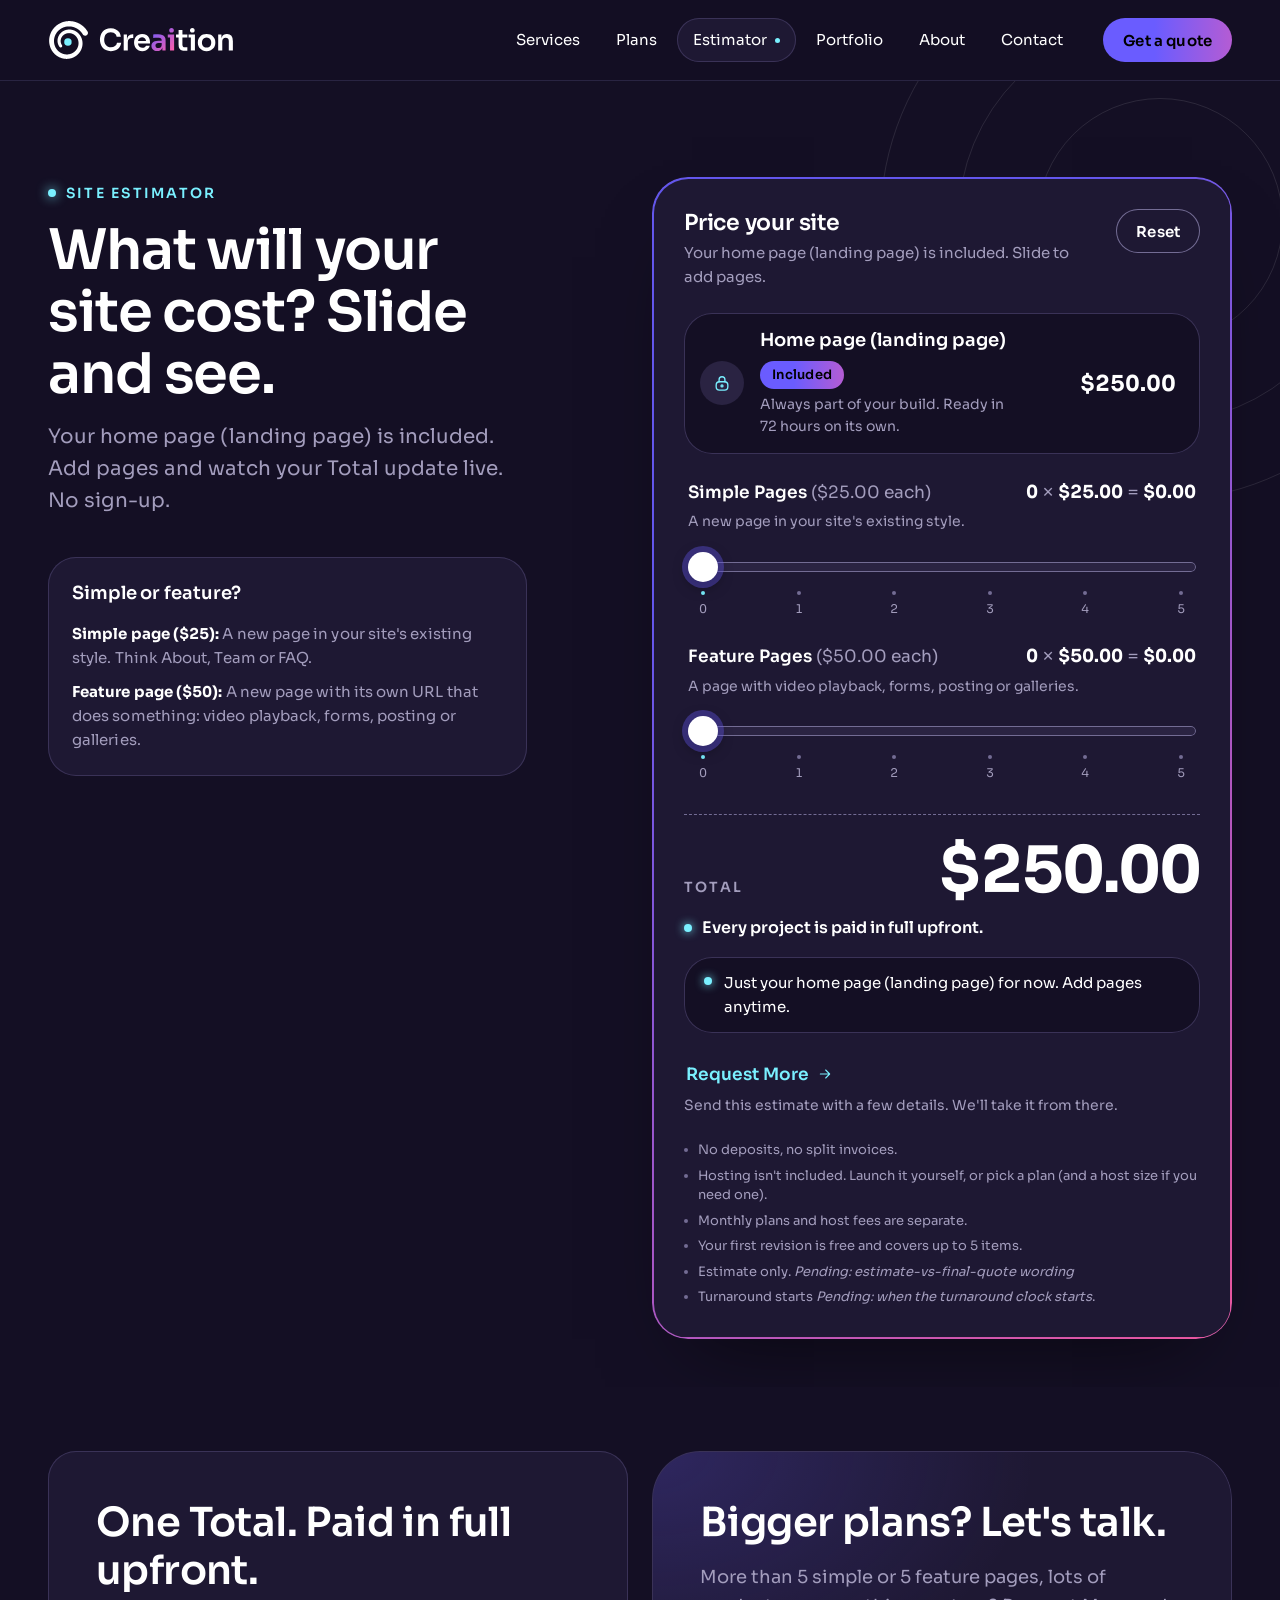
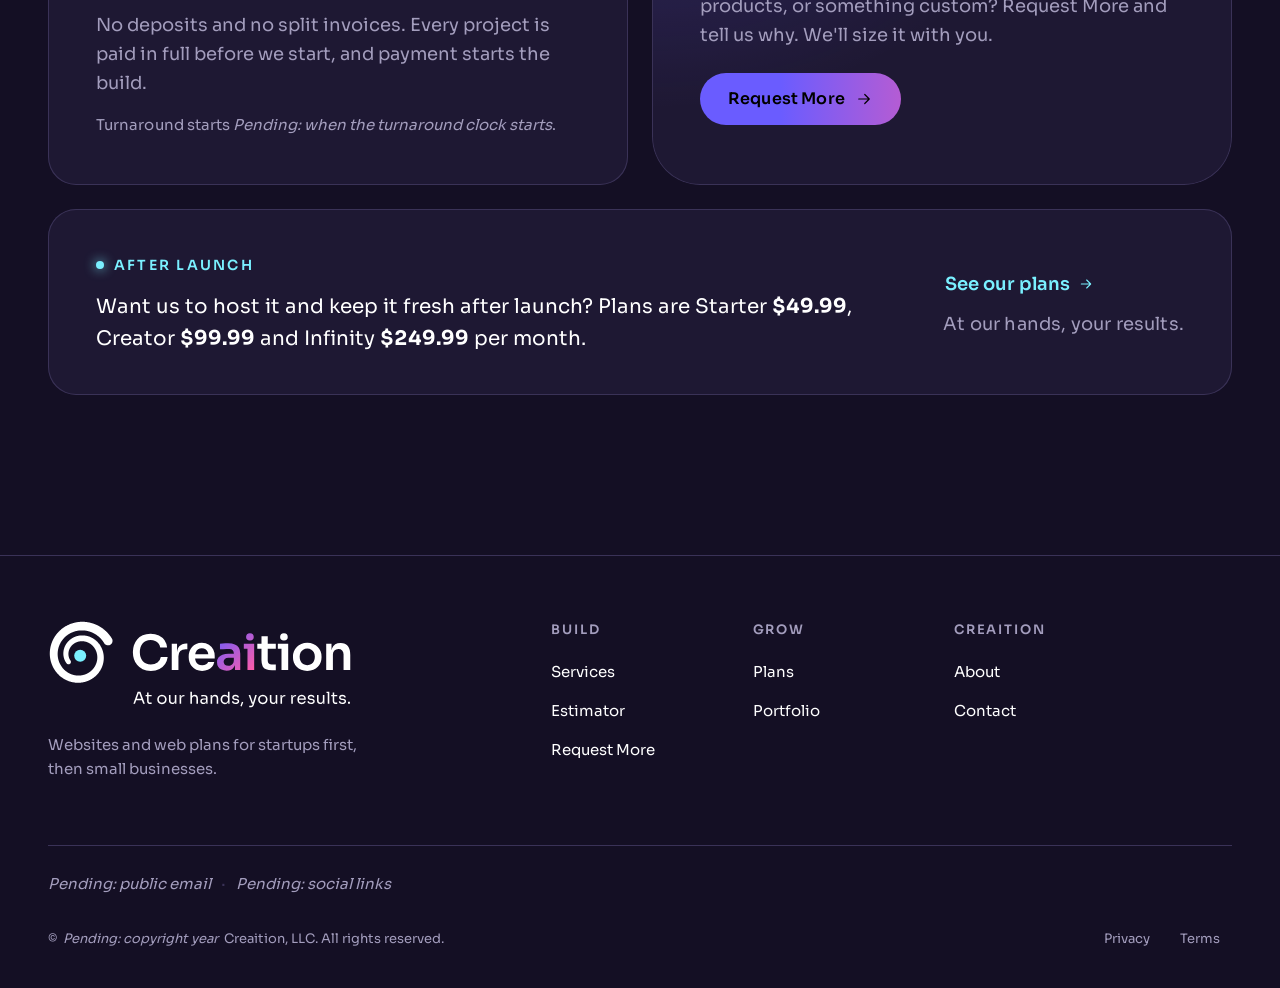
<file: estimator.html>
<!doctype html>
<html lang="en"><head>
<meta charset="utf-8"><meta name="viewport" content="width=device-width, initial-scale=1, viewport-fit=cover">
<title>Website Cost Estimator for Startups | Creaition Quote</title><meta name="description" content="What does a startup website cost? Start with the $250 home page, slide to add $25 simple and $50 feature pages, and watch your Total update. Paid upfront.">
<meta name="robots" content="noindex, nofollow">
<meta name="theme-color" content="#140F24">
<!-- canonical + og:url: Pending: domain/estimator  (add the canonical link once the domain exists; spec §13.9) -->
<link rel="icon" href="assets/favicon.ico" sizes="any"><link rel="icon" href="assets/favicon.svg" type="image/svg+xml"><link rel="icon" href="assets/favicon-32.png" type="image/png" sizes="32x32"><link rel="apple-touch-icon" href="assets/apple-touch-icon-180.png"><link rel="manifest" href="site.webmanifest">
<meta property="og:type" content="website"><meta property="og:site_name" content="Creaition">
<meta property="og:title" content="Website Cost Estimator for Startups | Creaition Quote"><meta property="og:description" content="What does a startup website cost? Start with the $250 home page, slide to add $25 simple and $50 feature pages, and watch your Total update. Paid upfront.">
<!-- og:image / twitter:image must be absolute URLs on the final domain: Pending: domain/assets/creaition-social-avatar-1024.png -->
<meta property="og:image" content="assets/creaition-social-avatar-1024.png"><meta property="og:image:type" content="image/png"><meta property="og:image:width" content="1024"><meta property="og:image:height" content="1024"><meta property="og:image:alt" content="Creaition logo: a continuous line curling into a cyan spark">
<meta name="twitter:card" content="summary"><meta name="twitter:title" content="Website Cost Estimator for Startups | Creaition Quote"><meta name="twitter:description" content="What does a startup website cost? Start with the $250 home page, slide to add $25 simple and $50 feature pages, and watch your Total update. Paid upfront."><meta name="twitter:image" content="assets/creaition-social-avatar-1024.png"><meta name="twitter:image:alt" content="Creaition logo: a continuous line curling into a cyan spark">
<link rel="preload" href="fonts/Sora-VF-latin.woff2" as="font" type="font/woff2" crossorigin>
<link rel="stylesheet" href="css/site.css"><link rel="stylesheet" href="css/site-v1.css">
</head><body>
<a class="skip" href="#main">Skip to content</a>
<header class="site-header"><div class="container">
  <a href="index.html" class="logo-crop" aria-label="Creaition home"><img src="assets/creaition-lockup-midnight-web.svg" width="1037" height="222" alt="Creaition home"></a>
  <nav class="nav" aria-label="Main"><a href="pricing.html">Services</a><a href="plans.html">Plans</a><a href="estimator.html" aria-current=page>Estimator</a><a href="portfolio.html">Portfolio</a><a href="about.html">About</a><a href="contact.html">Contact</a></nav>
  <a class="btn btn--primary btn--sm" href="estimator.html">Get a quote</a>
  <button class="menu-btn" aria-label="Open menu" aria-expanded="false" aria-controls="drawer"><span></span></button>
</div></header>
<nav class="drawer" id="drawer" aria-label="Menu" hidden><a href="pricing.html">Services</a><a href="plans.html">Plans</a><a href="estimator.html" aria-current=page>Estimator</a><a href="portfolio.html">Portfolio</a><a href="about.html">About</a><a href="contact.html">Contact</a><a href="estimator.html" class="btn btn--primary drawer-cta">Get a quote</a></nav>
<main id="main">
<section class="page-hero" style="padding-bottom:48px"><div class="rings " aria-hidden="true"><div class="ring ring--spin" style="inset:0%"><i class="spark"></i></div><div class="ring ring--spin-rev" style="inset:14%"><i class="dot-v"></i></div><div class="ring ring--spin" style="inset:28%"></div></div><div class="container" style="position:relative"><div class="split">
  <div class="l"><span class="eyebrow">Site estimator</span><h1>What will your site cost? Slide and see.</h1><p class="subhead body-l">Your home page (landing page) is included. Add pages and watch your Total update live. No sign-up.</p>
    <div class="card" style="padding:24px;margin-top:40px"><h2 class="h4" style="font-size:1.125rem">Simple or feature?</h2>
      <p class="small muted" style="margin:0 0 10px"><b style="color:#fff">Simple page (<span class="num">$25</span>):</b> A new page in your site's existing style. Think About, Team or FAQ.</p>
      <p class="small muted" style="margin:0"><b style="color:#fff">Feature page (<span class="num">$50</span>):</b> A new page with its own URL that does something: video playback, forms, posting or galleries.</p></div></div>
  <div class="r"><div class="estimator" data-estimator>
  <div class="est-head"><div><h3>Price your site</h3><p>Your home page (landing page) is included. Slide to add pages.</p></div>
    <button type="button" class="btn btn--ghost btn--sm" data-reset aria-label="Reset estimator to home page (landing page) only">Reset</button></div>
  <div class="est-line" role="group" aria-label="Home page (landing page), $250.00, always included">
    <span class="lock"><svg viewBox="0 0 24 24" fill="none" stroke="currentColor" stroke-width="1.6" stroke-linecap="round" stroke-linejoin="round" aria-hidden="true"><rect x="5" y="10.5" width="14" height="10" rx="4"/><path d="M8.5 10.5V8a3.5 3.5 0 0 1 7 0v2.5"/><circle cx="12" cy="15.5" r="1.2"/></svg></span>
    <div><div class="name">Home page (landing page) <span class="chip chip--aurora">Included</span></div>
      <div class="meta"><span>Always part of your build. Ready in 72&nbsp;hours on its own.</span></div></div>
    <span class="price">$250.00</span>
  </div>
  <div class="slider-block">
    <div class="slider-top"><label for="sl-s0">Simple Pages <span class="each">($25.00 each)</span></label><output data-out="simple" for="sl-s0"></output></div>
    <p class="slider-help">A new page in your site's existing style.</p>
    <div class="range-wrap"><input class="range" id="sl-s0" type="range" min="0" max="5" step="1" value="0" data-range="simple"></div>
    <div class="ticks" data-ticks="simple" aria-hidden="true"><span>0</span><span>1</span><span>2</span><span>3</span><span>4</span><span>5</span></div>
  </div>
  <div class="slider-block">
    <div class="slider-top"><label for="sl-f0">Feature Pages <span class="each">($50.00 each)</span></label><output data-out="feature" for="sl-f0"></output></div>
    <p class="slider-help">A page with video playback, forms, posting or galleries.</p>
    <div class="range-wrap"><input class="range" id="sl-f0" type="range" min="0" max="5" step="1" value="0" data-range="feature"></div>
    <div class="ticks" data-ticks="feature" aria-hidden="true"><span>0</span><span>1</span><span>2</span><span>3</span><span>4</span><span>5</span></div>
  </div>
  <div class="est-total"><span class="label">Total</span><span class="value" data-total>$250.00</span></div>
  <p class="est-paid">Every project is paid in full upfront.</p>
  <p class="sr-only" aria-live="polite" data-live></p>
  <p class="est-state" data-state hidden></p>
  <div class="est-actions"><div class="rm"><a class="text-link" href="request-more.html" data-rm>Request More<svg viewBox="0 0 24 24" fill="none" stroke="currentColor" stroke-width="1.6" stroke-linecap="round" stroke-linejoin="round" aria-hidden="true"><path d="M5 12h14M13 6l6 6-6 6"/></svg></a><small>Send this estimate with a few details. We'll take it from there.</small></div></div>
  <noscript><p class="est-state">The live estimator needs JavaScript. Prefer not to? <a href="request-more.html">Request More</a> and we'll price it for you.</p></noscript>
  <ul class="fineprint"><li>No deposits, no split invoices.</li><li>Hosting isn't included. Launch it yourself, or pick a plan (and a host size if you need one).</li><li>Monthly plans and host fees are separate.</li><li>Your first revision is free and covers up to 5 items.</li><li><span>Estimate only. <em class="pending">Pending: estimate-vs-final-quote wording</em></span></li><li><span>Turnaround starts <em class="pending">Pending: when the turnaround clock starts</em>.</span></li></ul>
</div></div>
</div></div></section>
<section class="section"><div class="container"><div class="cards-2">
  <div class="card reveal v1-pad"><h2>One Total. Paid in full upfront.</h2><p class="muted">No deposits and no split invoices. Every project is paid in full before we start, and payment starts the build.</p><p class="small muted" style="margin:0">Turnaround starts <em class="pending">Pending: when the turnaround clock starts</em>.</p></div>
  <div class="soft-panel reveal v1-pad"><h2>Bigger plans? Let's talk.</h2><p class="muted">More than 5 simple or 5 feature pages, lots of products, or something custom? Request More and tell us why. We'll size it with you.</p>
    <div class="btn-row" style="margin-top:24px"><a class="btn btn--primary" data-rm-page href="request-more.html">Request More<svg class="arrow" viewBox="0 0 24 24" fill="none" stroke="currentColor" stroke-width="1.6" stroke-linecap="round" stroke-linejoin="round" aria-hidden="true"><path d="M5 12h14M13 6l6 6-6 6"/></svg></a></div></div>
</div>
<div class="card reveal v1-pad v1-after"><div style="flex:1;min-width:260px"><span class="eyebrow">After launch</span><p class="body-l" style="margin:0">Want us to host it and keep it fresh after launch? Plans are Starter <b class="num">$49.99</b>, Creator <b class="num">$99.99</b> and Infinity <b class="num">$249.99</b> per month.</p></div><div><a class="text-link" href="plans.html" >See our plans<svg viewBox="0 0 24 24" fill="none" stroke="currentColor" stroke-width="1.6" stroke-linecap="round" stroke-linejoin="round" aria-hidden="true"><path d="M5 12h14M13 6l6 6-6 6"/></svg></a><p class="tagline" style="margin-top:8px">At our hands, your results.</p></div></div>
</div></section>
</main>
<footer class="site-footer"><div class="container">
  <div class="foot-grid">
    <div class="foot-brand">
      <span class="logo-crop logo-crop--tag"><img src="assets/creaition-tagline-lockup-midnight-web.svg" width="1003" height="293" alt="Creaition. At our hands, your results."></span>
      <p>Websites and web plans for startups first, then small businesses.</p>
    </div>
    <div class="foot-col"><h2 class="foot-h">Build</h2><ul><li><a href="pricing.html">Services</a></li><li><a href="estimator.html">Estimator</a></li><li><a href="request-more.html">Request More</a></li></ul></div>
    <div class="foot-col"><h2 class="foot-h">Grow</h2><ul><li><a href="plans.html">Plans</a></li><li><a href="portfolio.html">Portfolio</a></li></ul></div>
    <div class="foot-col"><h2 class="foot-h">Creaition</h2><ul><li><a href="about.html">About</a></li><li><a href="contact.html">Contact</a></li></ul></div>
  </div>
  <div class="foot-contact"><em class="pending">Pending: public email</em><span class="sep" aria-hidden="true">·</span><em class="pending">Pending: social links</em></div>
  <div class="foot-bottom">
    <span class="copy">© <em class="pending">Pending: copyright year</em> Creaition, LLC. All rights reserved.</span>
    <nav aria-label="Legal"><a href="privacy.html">Privacy</a><a href="terms.html">Terms</a></nav>
  </div>
</div></footer>
<script src="js/site.js"></script>
</body></html>
</file>
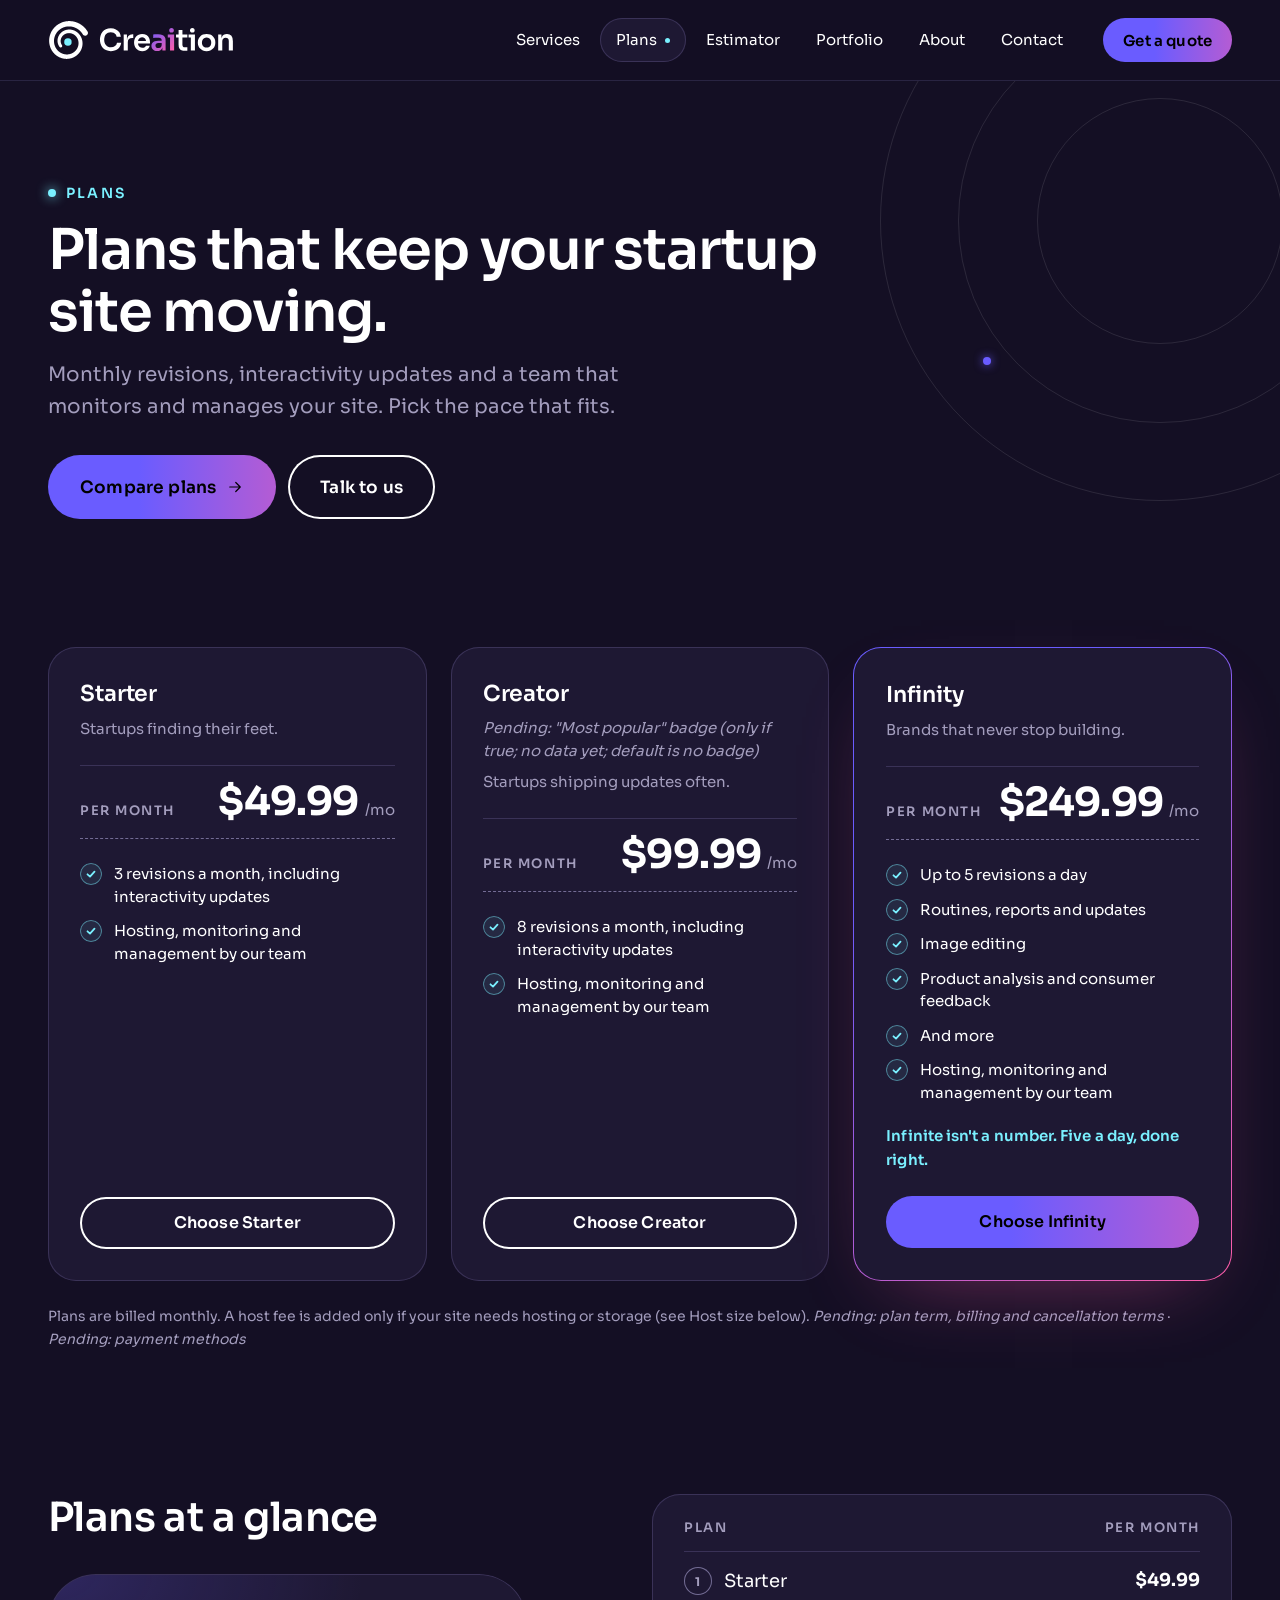
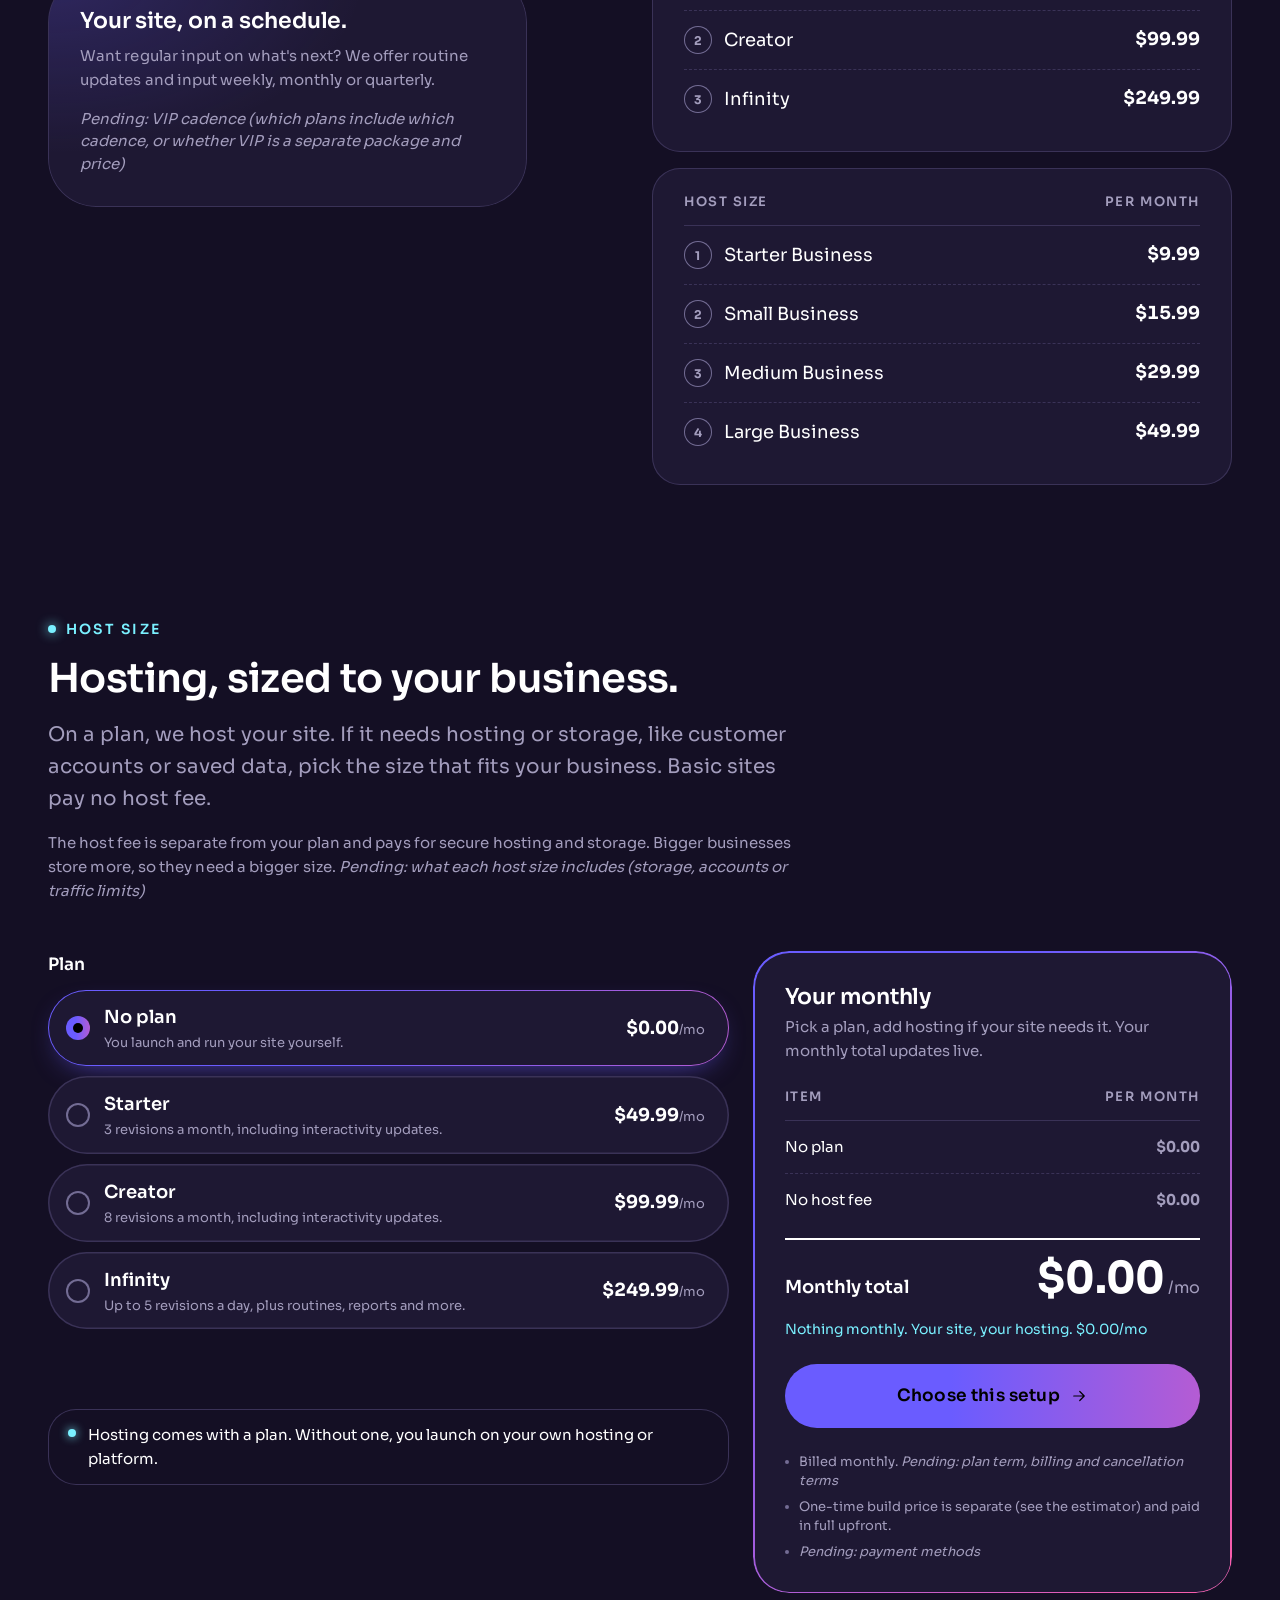
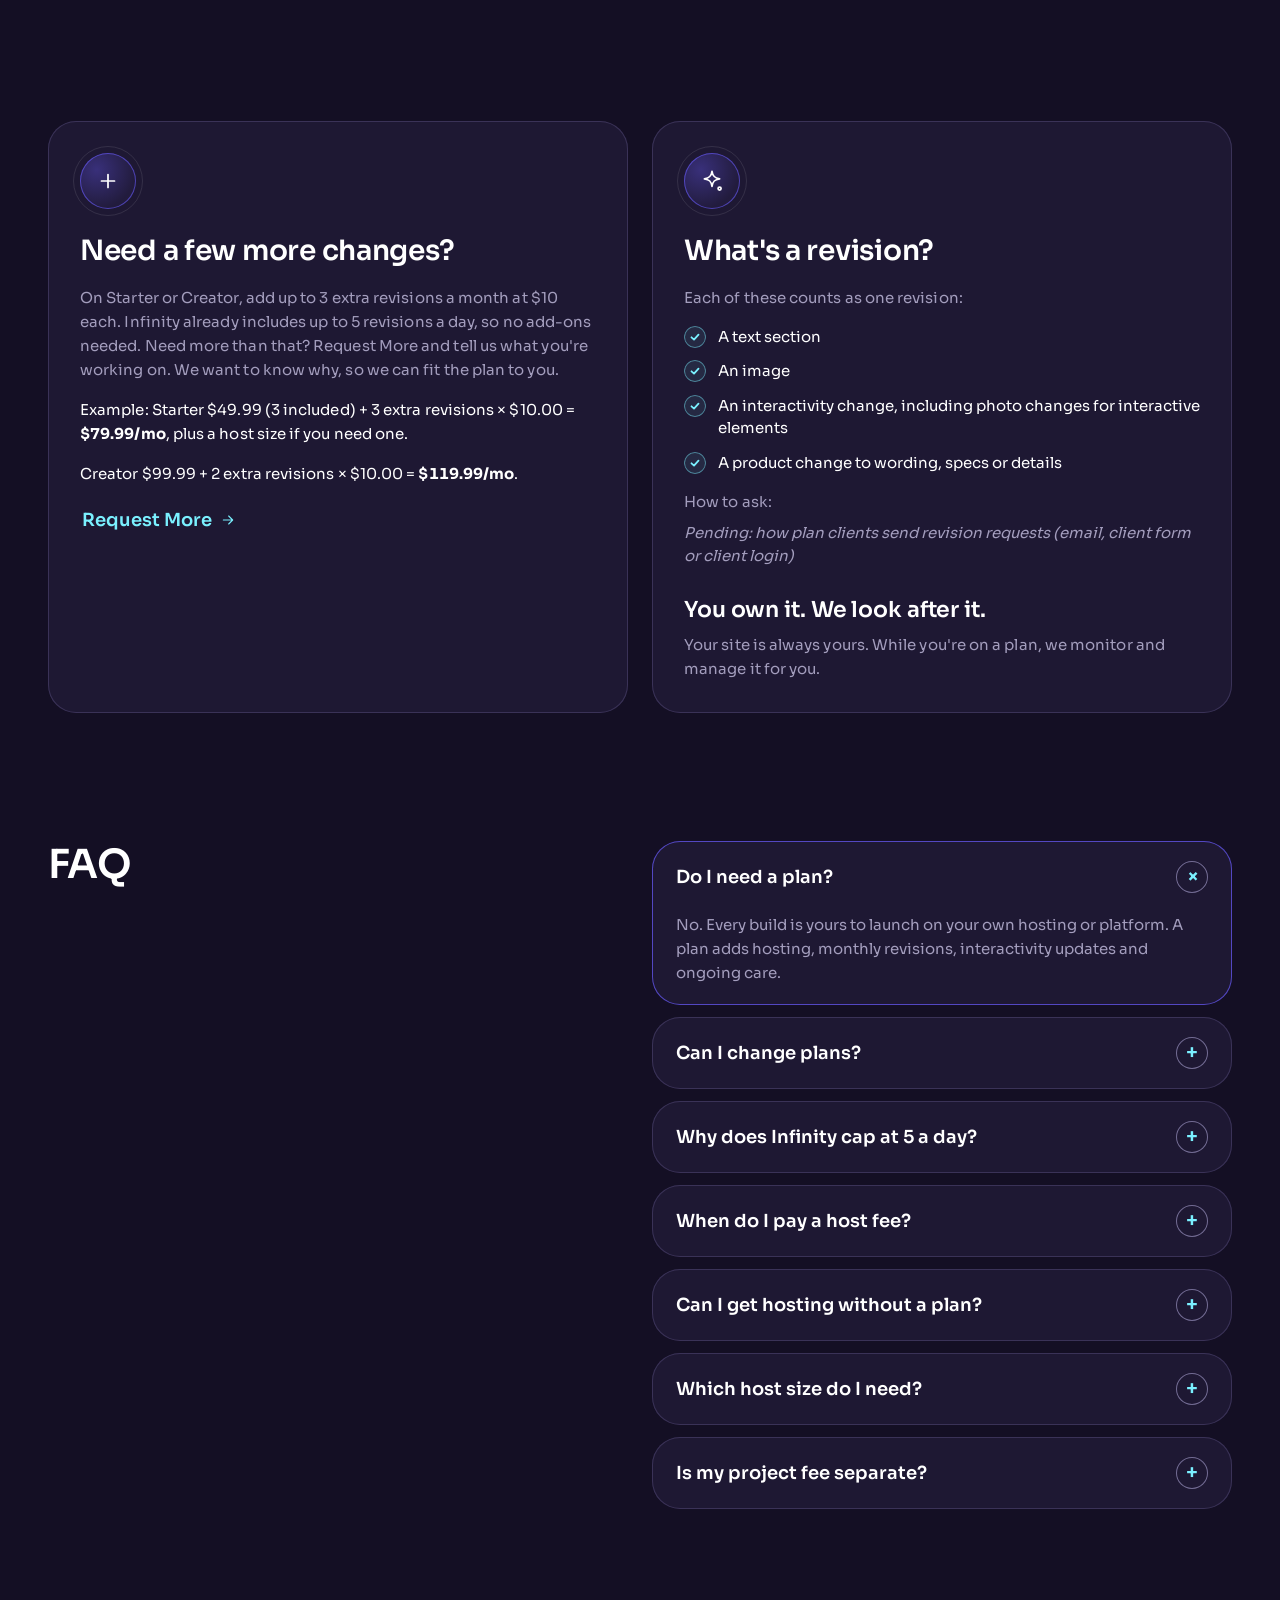
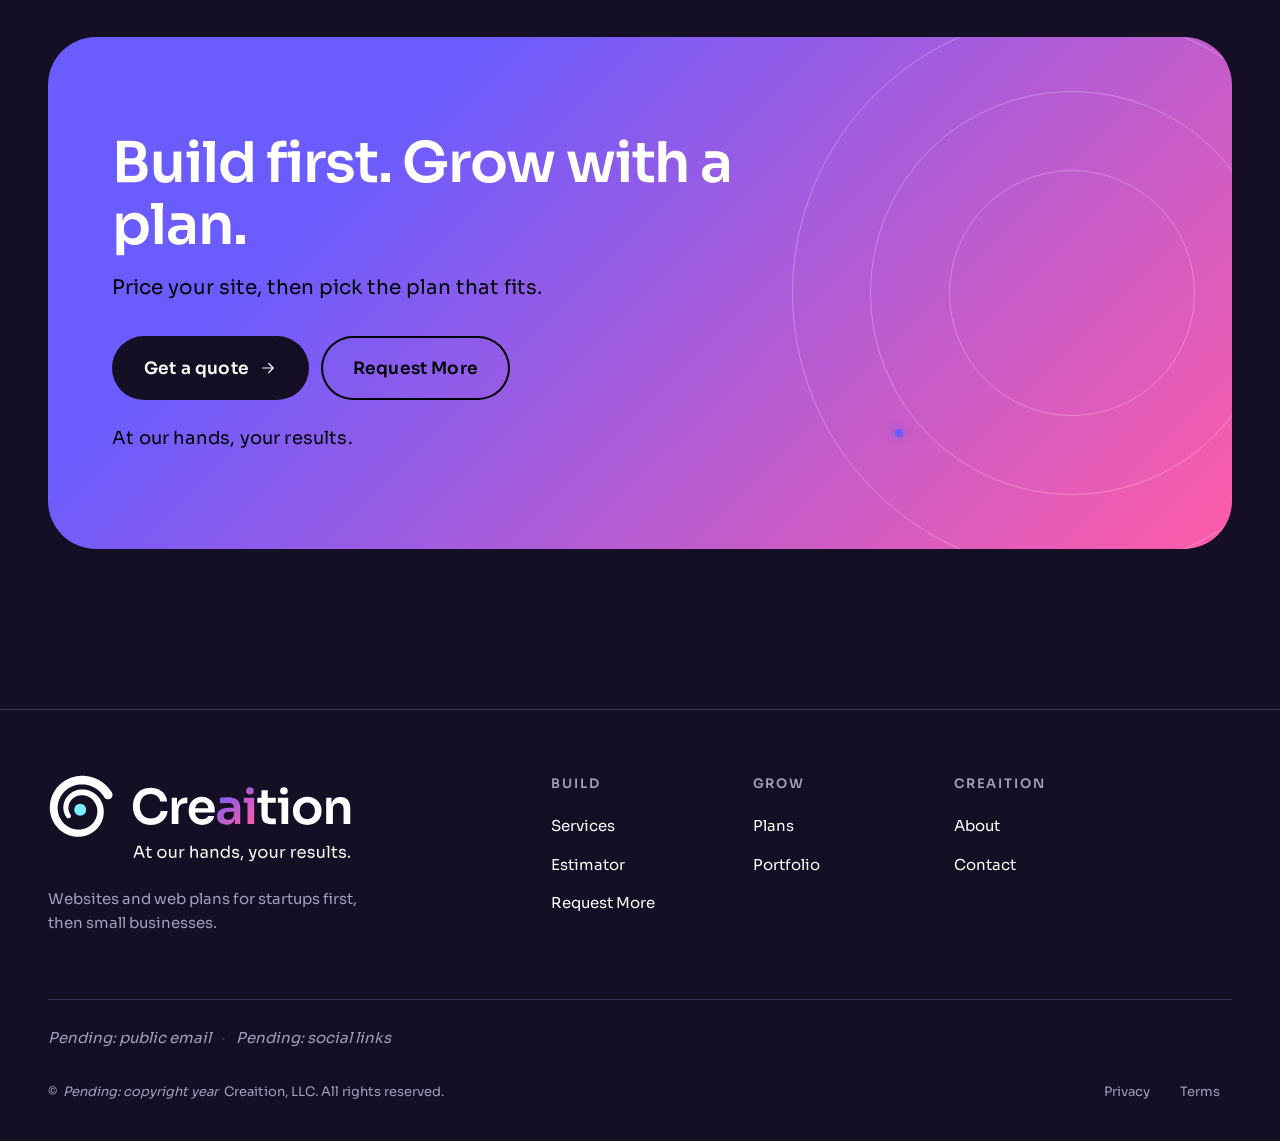
<file: plans.html>
<!doctype html>
<html lang="en"><head>
<meta charset="utf-8"><meta name="viewport" content="width=device-width, initial-scale=1, viewport-fit=cover">
<title>Website Plans for Startups | Starter, Creator, Infinity</title><meta name="description" content="Monthly website plans from Creaition: Starter $49.99, Creator $99.99, Infinity $249.99. Revisions, interactivity updates, hosting and support built in.">
<meta name="robots" content="noindex, nofollow">
<meta name="theme-color" content="#140F24">
<!-- canonical + og:url: Pending: domain/plans  (add the canonical link once the domain exists; spec §13.9) -->
<link rel="icon" href="assets/favicon.ico" sizes="any"><link rel="icon" href="assets/favicon.svg" type="image/svg+xml"><link rel="icon" href="assets/favicon-32.png" type="image/png" sizes="32x32"><link rel="apple-touch-icon" href="assets/apple-touch-icon-180.png"><link rel="manifest" href="site.webmanifest">
<meta property="og:type" content="website"><meta property="og:site_name" content="Creaition">
<meta property="og:title" content="Website Plans for Startups | Starter, Creator, Infinity"><meta property="og:description" content="Monthly website plans from Creaition: Starter $49.99, Creator $99.99, Infinity $249.99. Revisions, interactivity updates, hosting and support built in.">
<!-- og:image / twitter:image must be absolute URLs on the final domain: Pending: domain/assets/creaition-social-avatar-1024.png -->
<meta property="og:image" content="assets/creaition-social-avatar-1024.png"><meta property="og:image:type" content="image/png"><meta property="og:image:width" content="1024"><meta property="og:image:height" content="1024"><meta property="og:image:alt" content="Creaition logo: a continuous line curling into a cyan spark">
<meta name="twitter:card" content="summary"><meta name="twitter:title" content="Website Plans for Startups | Starter, Creator, Infinity"><meta name="twitter:description" content="Monthly website plans from Creaition: Starter $49.99, Creator $99.99, Infinity $249.99. Revisions, interactivity updates, hosting and support built in."><meta name="twitter:image" content="assets/creaition-social-avatar-1024.png"><meta name="twitter:image:alt" content="Creaition logo: a continuous line curling into a cyan spark">
<link rel="preload" href="fonts/Sora-VF-latin.woff2" as="font" type="font/woff2" crossorigin>
<link rel="stylesheet" href="css/site.css"><link rel="stylesheet" href="css/site-v1.css">
</head><body>
<a class="skip" href="#main">Skip to content</a>
<header class="site-header"><div class="container">
  <a href="index.html" class="logo-crop" aria-label="Creaition home"><img src="assets/creaition-lockup-midnight-web.svg" width="1037" height="222" alt="Creaition home"></a>
  <nav class="nav" aria-label="Main"><a href="pricing.html">Services</a><a href="plans.html" aria-current=page>Plans</a><a href="estimator.html">Estimator</a><a href="portfolio.html">Portfolio</a><a href="about.html">About</a><a href="contact.html">Contact</a></nav>
  <a class="btn btn--primary btn--sm" href="estimator.html">Get a quote</a>
  <button class="menu-btn" aria-label="Open menu" aria-expanded="false" aria-controls="drawer"><span></span></button>
</div></header>
<nav class="drawer" id="drawer" aria-label="Menu" hidden><a href="pricing.html">Services</a><a href="plans.html" aria-current=page>Plans</a><a href="estimator.html">Estimator</a><a href="portfolio.html">Portfolio</a><a href="about.html">About</a><a href="contact.html">Contact</a><a href="estimator.html" class="btn btn--primary drawer-cta">Get a quote</a></nav>
<main id="main">
<section class="page-hero"><div class="rings " aria-hidden="true"><div class="ring ring--spin" style="inset:0%"><i class="spark"></i></div><div class="ring ring--spin-rev" style="inset:14%"><i class="dot-v"></i></div><div class="ring ring--spin" style="inset:28%"></div></div><div class="container" style="position:relative">
  <span class="eyebrow">Plans</span><h1>Plans that keep your startup site moving.</h1><p class="subhead body-l">Monthly revisions, interactivity updates and a team that monitors and manages your site. Pick the pace that fits.</p><div class="btn-row" style="margin-top:32px"><a class="btn btn--primary btn--lg" href="#plans">Compare plans<svg class="arrow" viewBox="0 0 24 24" fill="none" stroke="currentColor" stroke-width="1.6" stroke-linecap="round" stroke-linejoin="round" aria-hidden="true"><path d="M5 12h14M13 6l6 6-6 6"/></svg></a><a class="btn btn--secondary btn--lg" href="contact.html">Talk to us</a></div>
</div></section>
<section class="section--tight" id="plans"><div class="container">
  <div class="cards-3">
    <article class="card card--hover plan-card  reveal">
  <div class="plan-top"><h2 class="plan-name">Starter</h2></div><p class="for">Startups finding their feet.</p>
  <div class="plan-price"><span class="lbl">Per month</span><span class="amt">$49.99</span><span class="per">/mo</span></div>
  <ul class="ticklist"><li>3 revisions a month, including interactivity updates</li><li>Hosting, monitoring and management by our team</li></ul><a class="btn btn--secondary " href="request-more.html?plan=starter">Choose Starter</a></article>
    <article class="card card--hover plan-card  reveal">
  <div class="plan-top"><h2 class="plan-name">Creator</h2><span class="pending pending--block">Pending: "Most popular" badge (only if true; no data yet; default is no badge)</span></div><p class="for">Startups shipping updates often.</p>
  <div class="plan-price"><span class="lbl">Per month</span><span class="amt">$99.99</span><span class="per">/mo</span></div>
  <ul class="ticklist"><li>8 revisions a month, including interactivity updates</li><li>Hosting, monitoring and management by our team</li></ul><a class="btn btn--secondary " href="request-more.html?plan=creator">Choose Creator</a></article>
    <article class="card card--hover plan-card plan-card--infinity reveal">
  <div class="plan-top"><h2 class="plan-name">Infinity</h2></div><p class="for">Brands that never stop building.</p>
  <div class="plan-price"><span class="lbl">Per month</span><span class="amt">$249.99</span><span class="per">/mo</span></div>
  <ul class="ticklist"><li>Up to 5 revisions a day</li><li>Routines, reports and updates</li><li>Image editing</li><li>Product analysis and consumer feedback</li><li>And more</li><li>Hosting, monitoring and management by our team</li></ul><p class="small plan-note">Infinite isn't a number. Five a day, done right.</p><a class="btn btn--primary " href="request-more.html?plan=infinity">Choose Infinity</a></article>
  </div>
  <p class="footnote reveal">Plans are billed monthly. A host fee is added only if your site needs hosting or storage (see Host size below). <em class="pending">Pending: plan term, billing and cancellation terms</em> · <em class="pending">Pending: payment methods</em></p>
</div></section>

<section class="section"><div class="container"><div class="split">
  <div class="l reveal"><h2>Plans at a glance</h2>
    <div class="soft-panel" style="padding:32px;margin-top:32px" id="vip"><h3 class="h4" style="margin-bottom:8px">Your site, on a schedule.</h3><p class="muted small">Want regular input on what's next? We offer routine updates and input weekly, monthly or quarterly.</p><span class="pending pending--block">Pending: VIP cadence (which plans include which cadence, or whether VIP is a separate package and price)</span></div></div>
  <div class="r reveal">
    <div class="invoice"><div class="invoice-head"><span>Plan</span><span>Per month</span></div>
      <div class="inv-row"><span class="item"><span class="idx">1</span>Starter</span><span class="amt">$49.99</span></div>
      <div class="inv-row"><span class="item"><span class="idx">2</span>Creator</span><span class="amt">$99.99</span></div>
      <div class="inv-row"><span class="item"><span class="idx">3</span>Infinity</span><span class="amt">$249.99</span></div></div>
    <div class="invoice" style="margin-top:16px"><div class="invoice-head"><span>Host size</span><span>Per month</span></div>
      <div class="inv-row"><span class="item"><span class="idx">1</span>Starter Business</span><span class="amt">$9.99</span></div>
      <div class="inv-row"><span class="item"><span class="idx">2</span>Small Business</span><span class="amt">$15.99</span></div>
      <div class="inv-row"><span class="item"><span class="idx">3</span>Medium Business</span><span class="amt">$29.99</span></div>
      <div class="inv-row"><span class="item"><span class="idx">4</span>Large Business</span><span class="amt">$49.99</span></div></div>
  </div>
</div></div></section>

<section class="section" id="hosting"><div class="container">
  <div class="section-head reveal"><span class="eyebrow">Host size</span><h2>Hosting, sized to your business.</h2><p class="body-l">On a plan, we host your site. If it needs hosting or storage, like customer accounts or saved data, pick the size that fits your business. Basic sites pay no host fee.</p>
    <p class="small">The host fee is separate from your plan and pays for secure hosting and storage. Bigger businesses store more, so they need a bigger size. <em class="pending">Pending: what each host size includes (storage, accounts or traffic limits)</em></p></div>
  <div class="reveal"><div class="selector" data-monthly>
  <div class="pickers">
    <fieldset><legend style="margin-bottom:12px">Plan</legend><div class="opt-list"><label class="opt"><input type="radio" name="plan" value="none" checked><span class="radio"></span>
<span><span class="t">No plan</span><span class="d">You launch and run your site yourself.</span></span><span class="p">$0.00<small>/mo</small></span></label><label class="opt"><input type="radio" name="plan" value="starter"><span class="radio"></span>
<span><span class="t">Starter</span><span class="d">3 revisions a month, including interactivity updates.</span></span><span class="p">$49.99<small>/mo</small></span></label><label class="opt"><input type="radio" name="plan" value="creator"><span class="radio"></span>
<span><span class="t">Creator</span><span class="d">8 revisions a month, including interactivity updates.</span></span><span class="p">$99.99<small>/mo</small></span></label><label class="opt"><input type="radio" name="plan" value="infinity"><span class="radio"></span>
<span><span class="t">Infinity</span><span class="d">Up to 5 revisions a day, plus routines, reports and more.</span></span><span class="p">$249.99<small>/mo</small></span></label></div></fieldset>
    <!-- Self-contained component: extra revisions (Starter &amp; Creator only, 0-3 at $10). Deleting this <div data-extras> block removes it cleanly; the total still works. -->
    <div class="extras" data-extras>
      <div class="stepper-row" data-xrow hidden>
        <div style="flex:1 1 320px"><div style="font-weight:600" id="xlbl">Extra revisions a month <span class="opt-tag">Starter &amp; Creator</span></div>
          <p class="legend-help" style="margin:4px 0 0">Add up to 3 at $10 each per month. Starter includes 3 a month; Creator includes 8.</p>
          <p class="small" style="margin:6px 0 0;color:var(--cr-cyan);font-weight:600" data-xval></p></div>
        <div class="stepper" role="group" aria-labelledby="xlbl">
          <button type="button" class="icon-btn" data-xminus aria-label="Remove one extra revision"><svg viewBox="0 0 24 24" fill="none" stroke="currentColor" stroke-width="1.6" stroke-linecap="round" stroke-linejoin="round" aria-hidden="true"><path d="M6 12h12"/></svg></button>
          <output data-xout aria-live="polite">0</output>
          <button type="button" class="icon-btn" data-xplus aria-label="Add one extra revision"><svg viewBox="0 0 24 24" fill="none" stroke="currentColor" stroke-width="1.6" stroke-linecap="round" stroke-linejoin="round" aria-hidden="true"><path d="M12 6v12M6 12h12"/></svg></button>
        </div>
      </div>
      <p class="est-state" data-xmax hidden>That's 3 extras, the most you can add here. Need more? <a href="request-more.html">Request More</a> and tell us why.</p>
      <p class="est-state" data-xinf hidden>Infinity includes up to 5 revisions a day. No add-ons needed.</p>
    </div>
    <p class="est-state" data-hostnone>Hosting comes with a plan. Without one, you launch on your own hosting or platform.</p>
    <fieldset data-hostset hidden><legend>Host size</legend><p class="legend-help">Only if your site needs hosting or storage, like customer accounts or saved data.</p>
      <div class="opt-list"><label class="opt"><input type="radio" name="host" value="none" checked><span class="radio"></span>
<span><span class="t">No host fee</span><span class="d">Basic site, nothing to store.</span></span><span class="p">$0.00<small>/mo</small></span></label><label class="opt"><input type="radio" name="host" value="starter"><span class="radio"></span>
<span><span class="t">Starter Business</span><span class="d">For new brands just starting to store data. <span class="pending pending--block">Pending: Starter Business specs</span></span></span><span class="p">$9.99<small>/mo</small></span></label><label class="opt"><input type="radio" name="host" value="small"><span class="radio"></span>
<span><span class="t">Small Business</span><span class="d">For growing businesses with more customers and content. <span class="pending pending--block">Pending: Small Business specs</span></span></span><span class="p">$15.99<small>/mo</small></span></label><label class="opt"><input type="radio" name="host" value="medium"><span class="radio"></span>
<span><span class="t">Medium Business</span><span class="d">For established businesses with steady customer data. <span class="pending pending--block">Pending: Medium Business specs</span></span></span><span class="p">$29.99<small>/mo</small></span></label><label class="opt"><input type="radio" name="host" value="large"><span class="radio"></span>
<span><span class="t">Large Business</span><span class="d">For bigger businesses with the most to store. <span class="pending pending--block">Pending: Large Business specs</span></span></span><span class="p">$49.99<small>/mo</small></span></label></div>
      <p class="small muted" style="margin-top:16px"><a class="text-link" href="request-more.html" >Not sure which size? Request More and we'll recommend one.<svg viewBox="0 0 24 24" fill="none" stroke="currentColor" stroke-width="1.6" stroke-linecap="round" stroke-linejoin="round" aria-hidden="true"><path d="M5 12h14M13 6l6 6-6 6"/></svg></a></p>
      <p class="small muted" style="margin:8px 0 0">Host fees apply only when your site needs hosting or storage. Basic sites pay no host fee.</p>
    </fieldset>
  </div>
  <div class="receipt-col"><div class="receipt" id="your-monthly">
    <h3 id="your-monthly-title" tabindex="-1">Your monthly</h3><p class="intro">Pick a plan, add hosting if your site needs it. Your monthly total updates live.</p>
    <div class="invoice-head"><span>Item</span><span>Per month</span></div>
    <div data-rows></div>
    <div class="receipt-total"><span class="label">Monthly total</span><span class="value" data-mtotal>$0.00<small>/mo</small></span></div>
    <p class="sr-only" aria-live="polite" data-mlive></p>
    <p class="state" data-mstate></p>
    <a class="btn btn--primary btn--lg" data-mcta href="request-more.html">Choose this setup<svg class="arrow" viewBox="0 0 24 24" fill="none" stroke="currentColor" stroke-width="1.6" stroke-linecap="round" stroke-linejoin="round" aria-hidden="true"><path d="M5 12h14M13 6l6 6-6 6"/></svg></a>
    <ul class="fineprint"><li><span>Billed monthly. <em class="pending">Pending: plan term, billing and cancellation terms</em></span></li><li>One-time build price is separate (see the estimator) and paid in full upfront.</li><li><em class="pending">Pending: payment methods</em></li></ul>
  </div></div>
</div></div>
</div></section>
<!-- Mobile/tablet only (< 1024 px): sticky running total (design-spec §2 Rec, approved by Marcus). Mirrors the receipt above. -->
  <div class="mbar" data-mbar hidden>
    <div class="mbar__inner">
      <div class="mbar__txt"><span class="mbar__lbl">Monthly total</span><span class="mbar__val"><span data-mbar-total>$0.00</span><small>/mo</small></span><span class="mbar__brk" data-mbar-brk></span></div>
      <a class="btn btn--primary btn--sm mbar__cta" href="request-more.html" data-mbar-cta>Choose this setup</a>
    </div>
    <p class="sr-only" data-mbar-live aria-live="polite" aria-atomic="true"></p>
  </div>

<section class="section"><div class="container"><div class="cards-2">
  <article class="card reveal"><div class="icon-orb"><svg viewBox="0 0 24 24" fill="none" stroke="currentColor" stroke-width="1.6" stroke-linecap="round" stroke-linejoin="round" aria-hidden="true"><path d="M12 6v12M6 12h12"/></svg></div><h2 class="h3">Need a few more changes?</h2><p class="muted small">On Starter or Creator, add up to 3 extra revisions a month at $10 each. Infinity already includes up to 5 revisions a day, so no add-ons needed. Need more than that? Request More and tell us what you're working on. We want to know why, so we can fit the plan to you.</p>
    <p class="small">Example: Starter $49.99 (3 included) + 3 extra revisions × $10.00 = <b class="num">$79.99/mo</b>, plus a host size if you need one.</p>
    <p class="small">Creator $99.99 + 2 extra revisions × $10.00 = <b class="num">$119.99/mo</b>.</p><a class="text-link" href="request-more.html" >Request More<svg viewBox="0 0 24 24" fill="none" stroke="currentColor" stroke-width="1.6" stroke-linecap="round" stroke-linejoin="round" aria-hidden="true"><path d="M5 12h14M13 6l6 6-6 6"/></svg></a></article>
  <article class="card reveal"><div class="icon-orb"><svg viewBox="0 0 24 24" fill="none" stroke="currentColor" stroke-width="1.6" stroke-linecap="round" stroke-linejoin="round" aria-hidden="true"><path d="M12 3c.6 4.6 2.4 6.4 7 7-4.6.6-6.4 2.4-7 7-.6-4.6-2.4-6.4-7-7 4.6-.6 6.4-2.4 7-7z"/><circle cx="19" cy="19" r="1.4"/></svg></div><h2 class="h3">What's a revision?</h2><p class="muted small">Each of these counts as one revision:</p><ul class="ticklist" style="margin-bottom:16px"><li>A text section</li><li>An image</li><li>An interactivity change, including photo changes for interactive elements</li><li>A product change to wording, specs or details</li></ul>
    <p class="muted small" style="margin:0 0 4px">How to ask:</p><span class="pending pending--block">Pending: how plan clients send revision requests (email, client form or client login)</span>
    <h3 class="h4" style="margin-top:28px">You own it. We look after it.</h3><p class="muted small">Your site is always yours. While you're on a plan, we monitor and manage it for you.</p></article>
</div></div></section>

<section class="section"><div class="container"><div class="split">
  <div class="l reveal"><h2>FAQ</h2></div>
  <div class="r faq reveal"><details open><summary>Do I need a plan?</summary><p>No. Every build is yours to launch on your own hosting or platform. A plan adds hosting, monthly revisions, interactivity updates and ongoing care.</p></details><details><summary>Can I change plans?</summary><p><em class="pending">Pending: plan upgrade/downgrade policy</em></p></details><details><summary>Why does Infinity cap at 5 a day?</summary><p>Infinite isn't a real number. Five a day means every change gets real care.</p></details><details><summary>When do I pay a host fee?</summary><p>Only if your site needs hosting or storage, such as customer accounts. You pick the host size; it isn't tied to your plan.</p></details><details><summary>Can I get hosting without a plan?</summary><p>No. We host sites for plan clients. Without a plan, you launch on your own hosting or platform.</p></details><details><summary>Which host size do I need?</summary><p><em class="pending">Pending: host-size guidance (what each size includes)</em>. Not sure? Request More and we'll recommend one.</p></details><details><summary>Is my project fee separate?</summary><p>Yes. Your build is a one-time price, paid in full upfront. Plans and host fees are monthly.</p></details>
  </div></div></div></section>
<section class="section"><div class="container reveal">
  <div class="aurora-panel on-aurora"><div class="rings " aria-hidden="true"><div class="ring ring--spin" style="inset:0%"><i class="spark"></i></div><div class="ring ring--spin-rev" style="inset:14%"><i class="dot-v"></i></div><div class="ring ring--spin" style="inset:28%"></div></div>
    <div class="copy"><h2>Build first. Grow with a plan.</h2><p class="sub">Price your site, then pick the plan that fits.</p>
      <div class="btn-row" style="margin-top:32px"><a class="btn btn--midnight btn--lg" href="estimator.html">Get a quote<svg class="arrow" viewBox="0 0 24 24" fill="none" stroke="currentColor" stroke-width="1.6" stroke-linecap="round" stroke-linejoin="round" aria-hidden="true"><path d="M5 12h14M13 6l6 6-6 6"/></svg></a><a class="btn btn--outline-dark btn--lg" href="request-more.html">Request More</a></div>
      <p class="tagline">At our hands, your results.</p>
    </div></div></div></section>

</main>
<footer class="site-footer"><div class="container">
  <div class="foot-grid">
    <div class="foot-brand">
      <span class="logo-crop logo-crop--tag"><img src="assets/creaition-tagline-lockup-midnight-web.svg" width="1003" height="293" alt="Creaition. At our hands, your results."></span>
      <p>Websites and web plans for startups first, then small businesses.</p>
    </div>
    <div class="foot-col"><h2 class="foot-h">Build</h2><ul><li><a href="pricing.html">Services</a></li><li><a href="estimator.html">Estimator</a></li><li><a href="request-more.html">Request More</a></li></ul></div>
    <div class="foot-col"><h2 class="foot-h">Grow</h2><ul><li><a href="plans.html">Plans</a></li><li><a href="portfolio.html">Portfolio</a></li></ul></div>
    <div class="foot-col"><h2 class="foot-h">Creaition</h2><ul><li><a href="about.html">About</a></li><li><a href="contact.html">Contact</a></li></ul></div>
  </div>
  <div class="foot-contact"><em class="pending">Pending: public email</em><span class="sep" aria-hidden="true">·</span><em class="pending">Pending: social links</em></div>
  <div class="foot-bottom">
    <span class="copy">© <em class="pending">Pending: copyright year</em> Creaition, LLC. All rights reserved.</span>
    <nav aria-label="Legal"><a href="privacy.html">Privacy</a><a href="terms.html">Terms</a></nav>
  </div>
</div></footer>
<script src="js/site.js"></script>
</body></html>
</file>
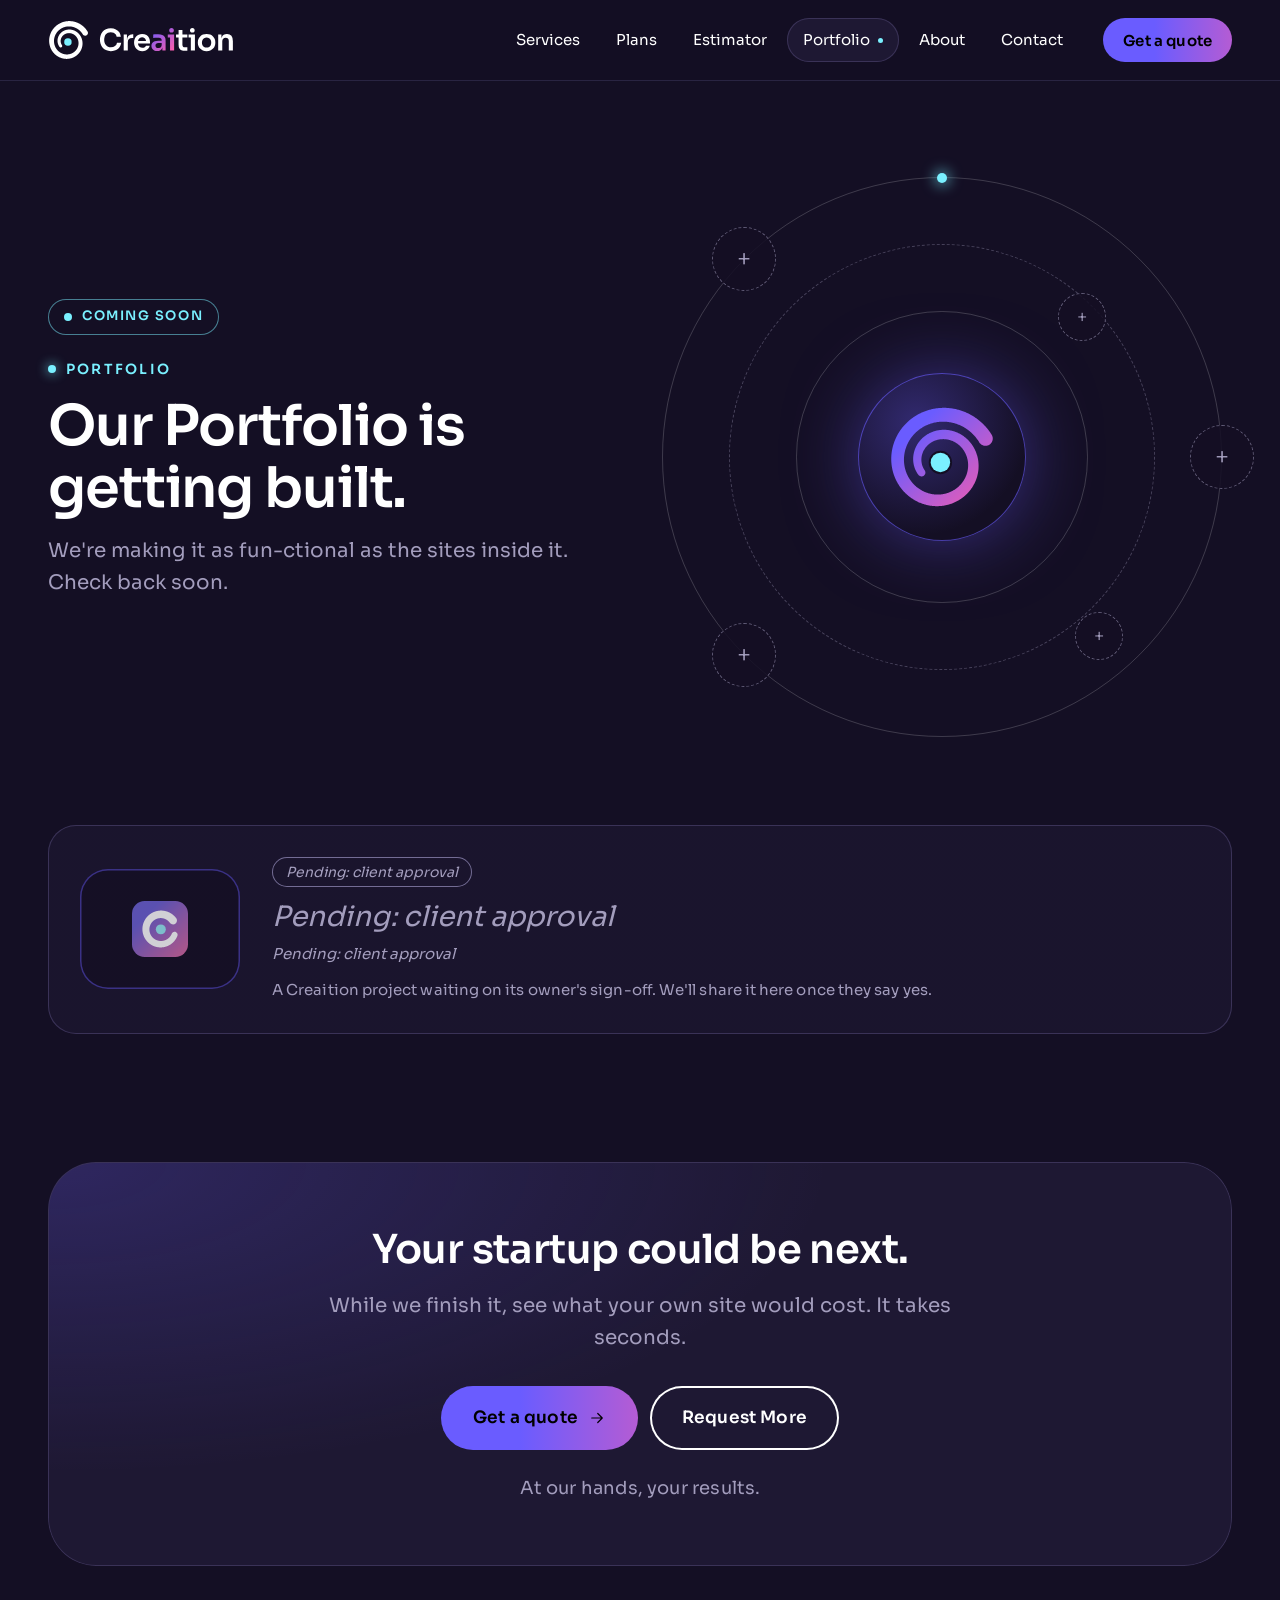
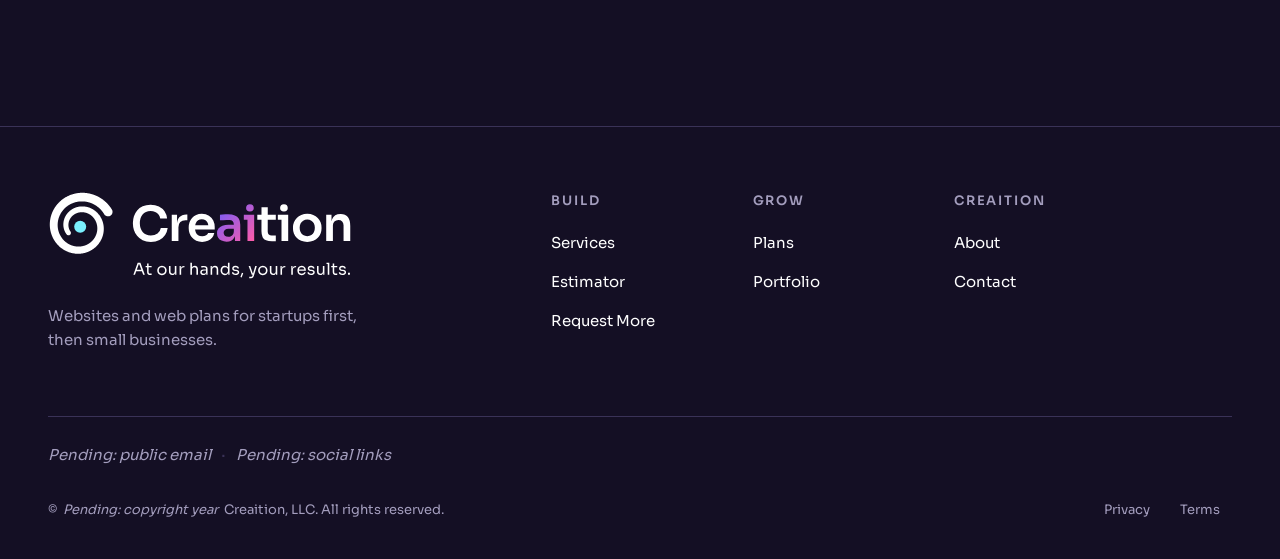
<file: portfolio.html>
<!doctype html>
<html lang="en"><head>
<meta charset="utf-8"><meta name="viewport" content="width=device-width, initial-scale=1, viewport-fit=cover">
<title>Portfolio | Interactive Startup Websites by Creaition</title><meta name="description" content="The Creaition Portfolio is on its way: premium, interactive websites for startups. While we build it, price your own site in seconds with our estimator.">
<meta name="robots" content="noindex, nofollow">
<meta name="theme-color" content="#140F24">
<!-- canonical + og:url: Pending: domain/portfolio  (add the canonical link once the domain exists; spec §13.9) -->
<link rel="icon" href="assets/favicon.ico" sizes="any"><link rel="icon" href="assets/favicon.svg" type="image/svg+xml"><link rel="icon" href="assets/favicon-32.png" type="image/png" sizes="32x32"><link rel="apple-touch-icon" href="assets/apple-touch-icon-180.png"><link rel="manifest" href="site.webmanifest">
<meta property="og:type" content="website"><meta property="og:site_name" content="Creaition">
<meta property="og:title" content="Portfolio | Interactive Startup Websites by Creaition"><meta property="og:description" content="The Creaition Portfolio is on its way: premium, interactive websites for startups. While we build it, price your own site in seconds with our estimator.">
<!-- og:image / twitter:image must be absolute URLs on the final domain: Pending: domain/assets/creaition-social-avatar-1024.png -->
<meta property="og:image" content="assets/creaition-social-avatar-1024.png"><meta property="og:image:type" content="image/png"><meta property="og:image:width" content="1024"><meta property="og:image:height" content="1024"><meta property="og:image:alt" content="Creaition logo: a continuous line curling into a cyan spark">
<meta name="twitter:card" content="summary"><meta name="twitter:title" content="Portfolio | Interactive Startup Websites by Creaition"><meta name="twitter:description" content="The Creaition Portfolio is on its way: premium, interactive websites for startups. While we build it, price your own site in seconds with our estimator."><meta name="twitter:image" content="assets/creaition-social-avatar-1024.png"><meta name="twitter:image:alt" content="Creaition logo: a continuous line curling into a cyan spark">
<link rel="preload" href="fonts/Sora-VF-latin.woff2" as="font" type="font/woff2" crossorigin>
<link rel="stylesheet" href="css/site.css"><link rel="stylesheet" href="css/site-v1.css">
</head><body>
<a class="skip" href="#main">Skip to content</a>
<header class="site-header"><div class="container">
  <a href="index.html" class="logo-crop" aria-label="Creaition home"><img src="assets/creaition-lockup-midnight-web.svg" width="1037" height="222" alt="Creaition home"></a>
  <nav class="nav" aria-label="Main"><a href="pricing.html">Services</a><a href="plans.html">Plans</a><a href="estimator.html">Estimator</a><a href="portfolio.html" aria-current=page>Portfolio</a><a href="about.html">About</a><a href="contact.html">Contact</a></nav>
  <a class="btn btn--primary btn--sm" href="estimator.html">Get a quote</a>
  <button class="menu-btn" aria-label="Open menu" aria-expanded="false" aria-controls="drawer"><span></span></button>
</div></header>
<nav class="drawer" id="drawer" aria-label="Menu" hidden><a href="pricing.html">Services</a><a href="plans.html">Plans</a><a href="estimator.html">Estimator</a><a href="portfolio.html" aria-current=page>Portfolio</a><a href="about.html">About</a><a href="contact.html">Contact</a><a href="estimator.html" class="btn btn--primary drawer-cta">Get a quote</a></nav>
<main id="main">
<section class="page-hero" style="padding-bottom:24px"><div class="container"><div class="split" style="align-items:center">
  <div class="port-l reveal"><span class="soon-pill"><i></i>Coming soon</span><span class="eyebrow" style="display:flex">Portfolio</span><h1>Our Portfolio is getting built.</h1>
    <p class="subhead body-l">We're making it as <span class="nw">fun-ctional</span> as the sites inside it. Check back soon.</p></div>
  <div class="port-r reveal"><div class="orbit-stage" aria-hidden="true">
    <div class="ring ring--spin" style="inset:0"><i class="spark"></i></div>
    <div class="ring dashed ring--spin-rev" style="inset:12%"></div>
    <div class="ring" style="inset:24%"></div>
    <div class="orbit-core"><img src="assets/creaition-icon-transparent.svg" width="512" height="512" alt=""></div>
    <span class="planet p1">+</span><span class="planet p2">+</span><span class="planet p3">+</span><span class="planet p4">+</span><span class="planet p5">+</span>
  </div></div>
</div></div></section>
<section class="section--tight"><div class="container">
  <div class="card proj-card reveal" role="group" aria-label="Project coming soon, pending client approval">
    <div class="proj-art" aria-hidden="true"><img src="assets/favicon.svg" width="64" height="64" alt=""></div>
    <div class="proj-body"><span class="proj-chip"><em class="pending">Pending: client approval</em></span>
      <h2 class="h3 proj-title"><em class="pending">Pending: client approval</em></h2>
      <p class="small proj-type"><em class="pending">Pending: client approval</em></p>
      <p class="muted small" style="margin:0">A Creaition project waiting on its owner's sign-off. We'll share it here once they say yes.</p></div>
  </div>
</div></section>
<section class="section"><div class="container"><div class="soft-panel reveal" style="text-align:center">
  <div style="max-width:640px;margin:0 auto;position:relative"><h2>Your startup could be next.</h2><p class="body-l muted">While we finish it, see what your own site would cost. It takes seconds.</p>
  <div class="btn-row" style="justify-content:center;margin-top:32px"><a class="btn btn--primary btn--lg" href="estimator.html">Get a quote<svg class="arrow" viewBox="0 0 24 24" fill="none" stroke="currentColor" stroke-width="1.6" stroke-linecap="round" stroke-linejoin="round" aria-hidden="true"><path d="M5 12h14M13 6l6 6-6 6"/></svg></a><a class="btn btn--secondary btn--lg" href="request-more.html">Request More</a></div>
  <p class="tagline">At our hands, your results.</p></div>
</div></div></section>
</main>
<footer class="site-footer"><div class="container">
  <div class="foot-grid">
    <div class="foot-brand">
      <span class="logo-crop logo-crop--tag"><img src="assets/creaition-tagline-lockup-midnight-web.svg" width="1003" height="293" alt="Creaition. At our hands, your results."></span>
      <p>Websites and web plans for startups first, then small businesses.</p>
    </div>
    <div class="foot-col"><h2 class="foot-h">Build</h2><ul><li><a href="pricing.html">Services</a></li><li><a href="estimator.html">Estimator</a></li><li><a href="request-more.html">Request More</a></li></ul></div>
    <div class="foot-col"><h2 class="foot-h">Grow</h2><ul><li><a href="plans.html">Plans</a></li><li><a href="portfolio.html">Portfolio</a></li></ul></div>
    <div class="foot-col"><h2 class="foot-h">Creaition</h2><ul><li><a href="about.html">About</a></li><li><a href="contact.html">Contact</a></li></ul></div>
  </div>
  <div class="foot-contact"><em class="pending">Pending: public email</em><span class="sep" aria-hidden="true">·</span><em class="pending">Pending: social links</em></div>
  <div class="foot-bottom">
    <span class="copy">© <em class="pending">Pending: copyright year</em> Creaition, LLC. All rights reserved.</span>
    <nav aria-label="Legal"><a href="privacy.html">Privacy</a><a href="terms.html">Terms</a></nav>
  </div>
</div></footer>
<script src="js/site.js"></script>
</body></html>
</file>
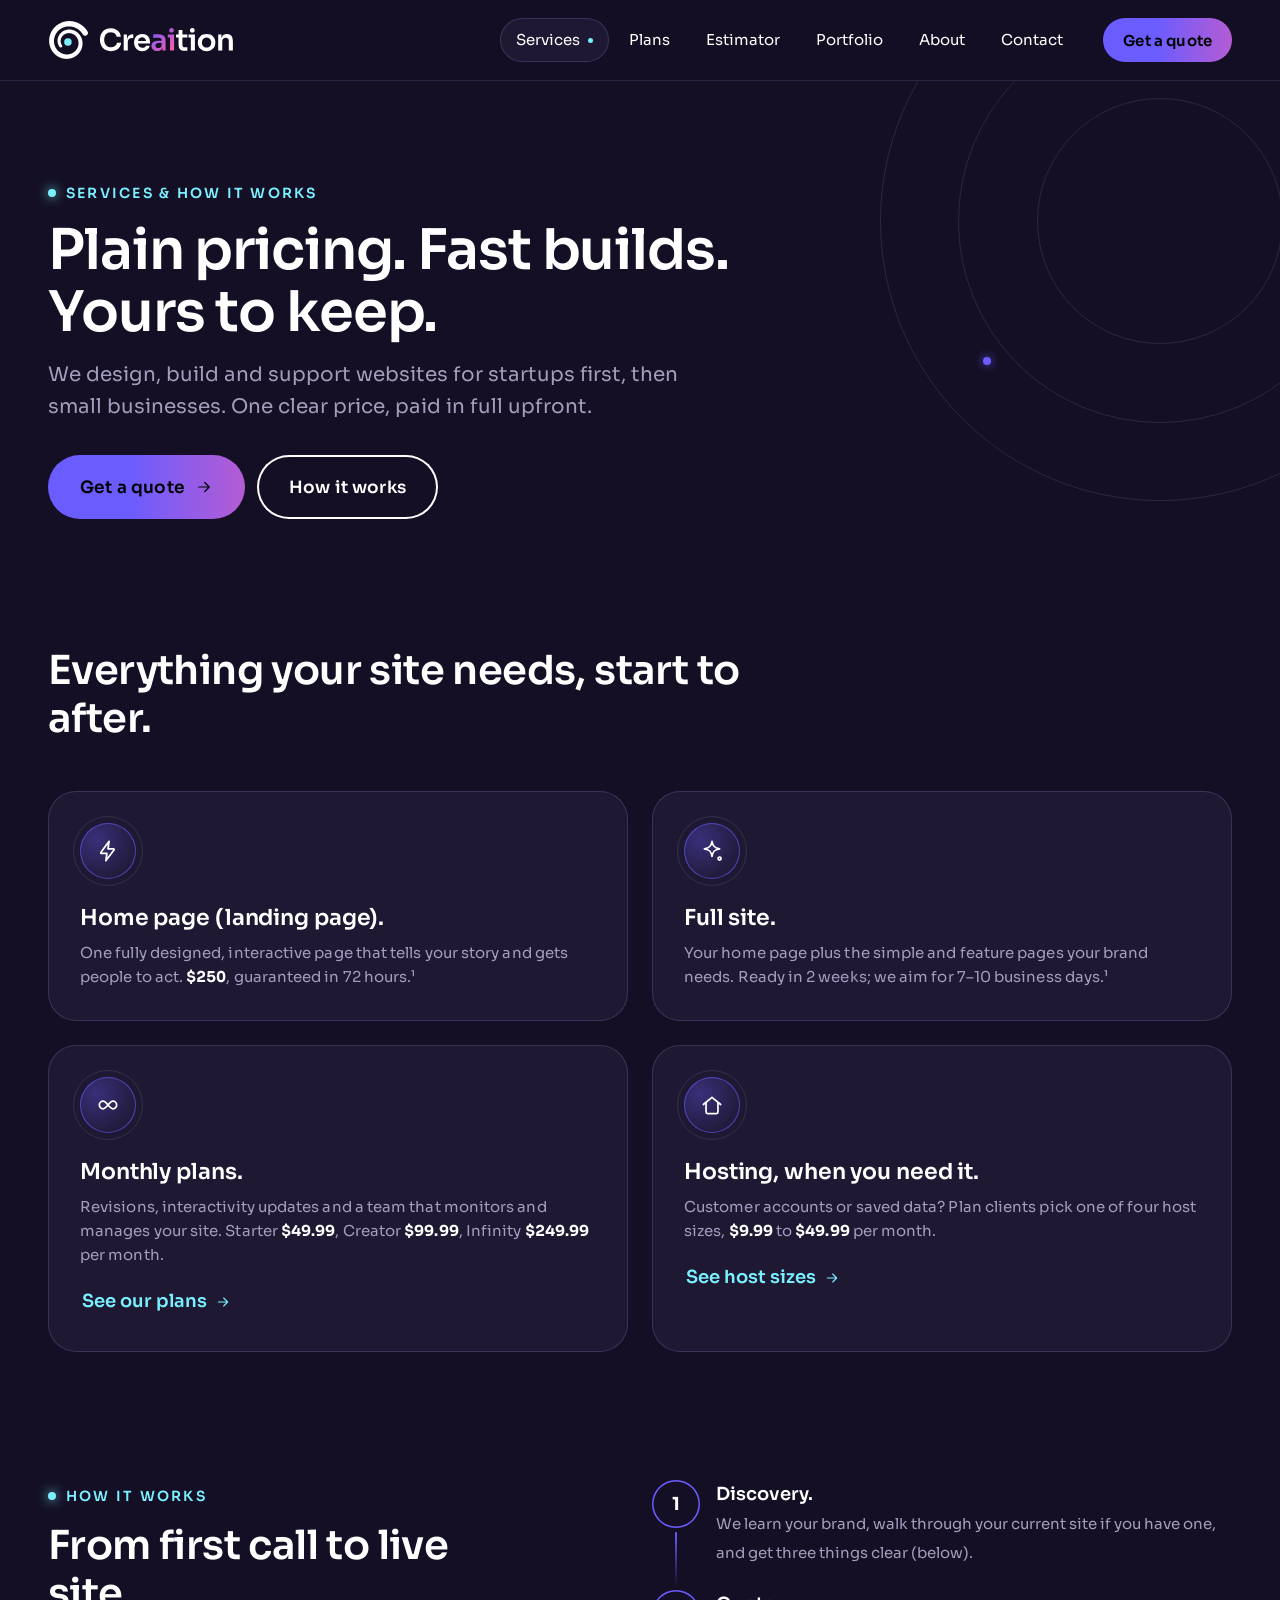
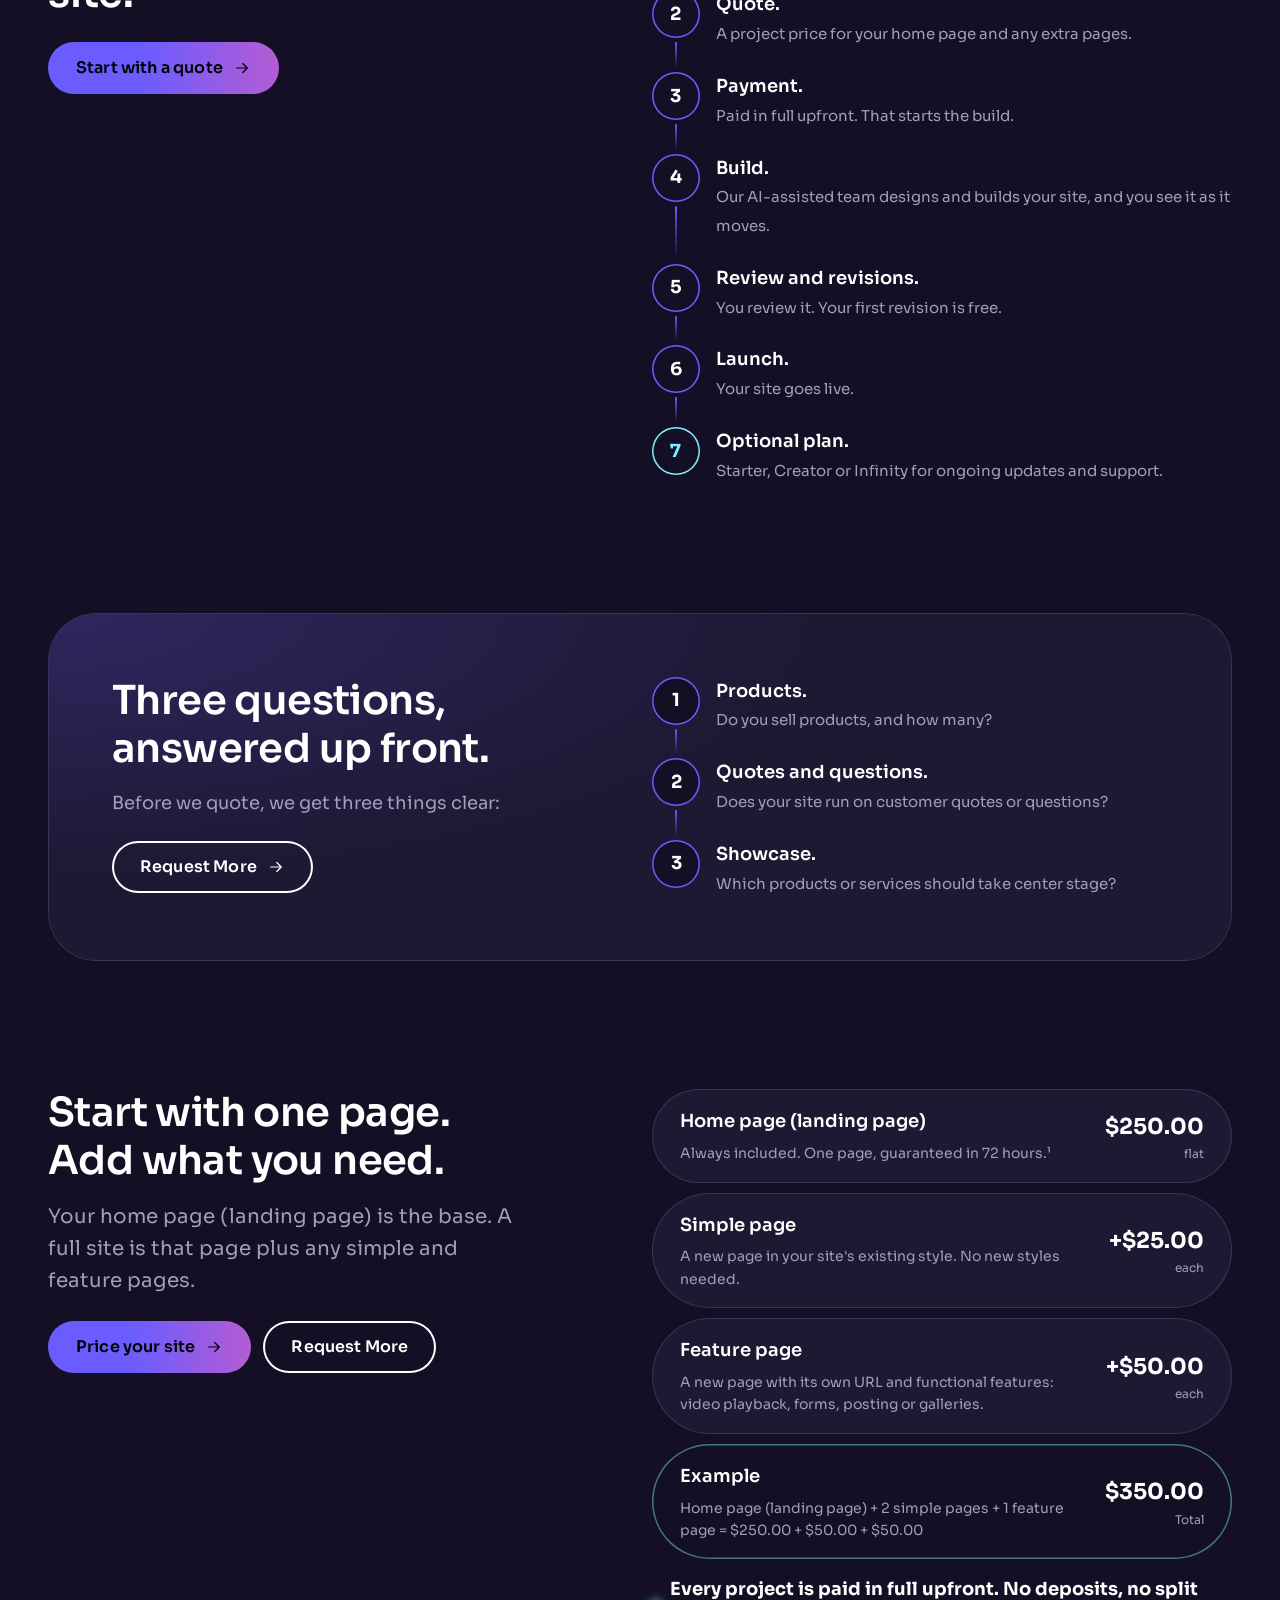
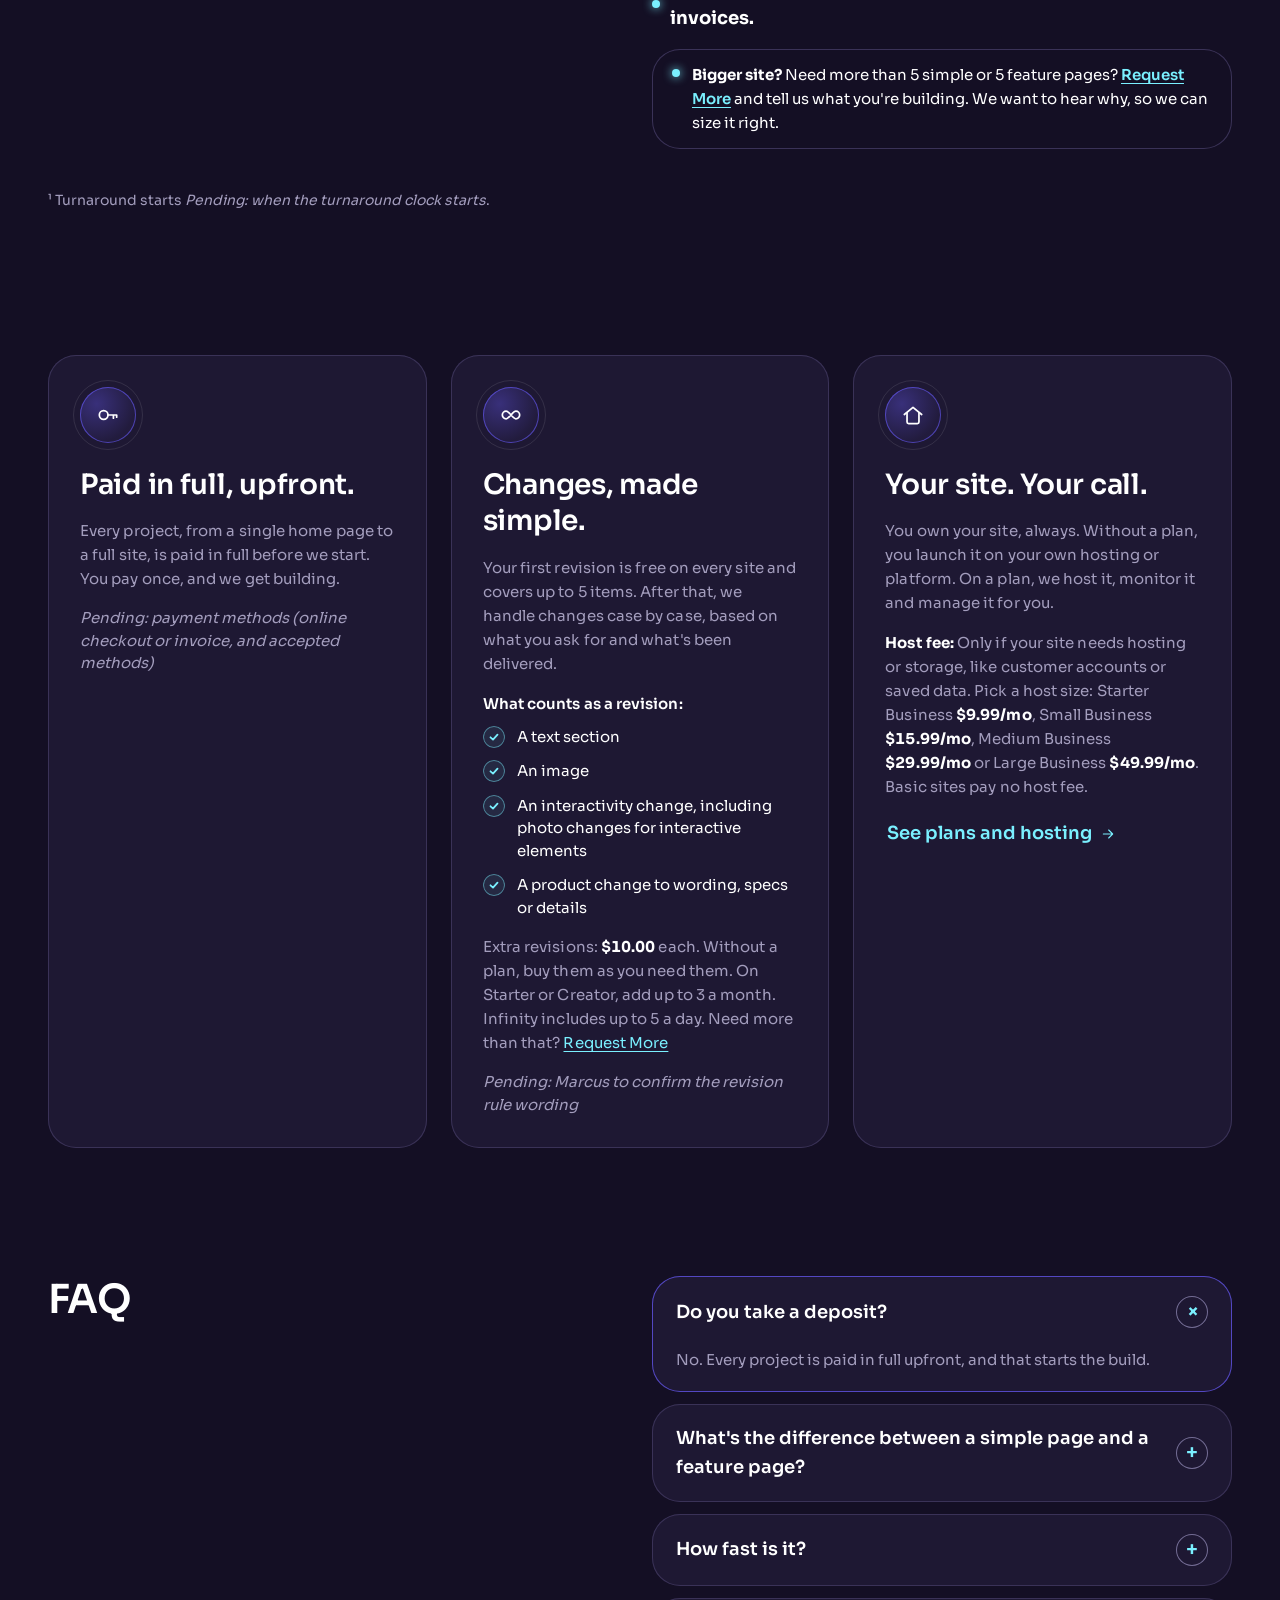
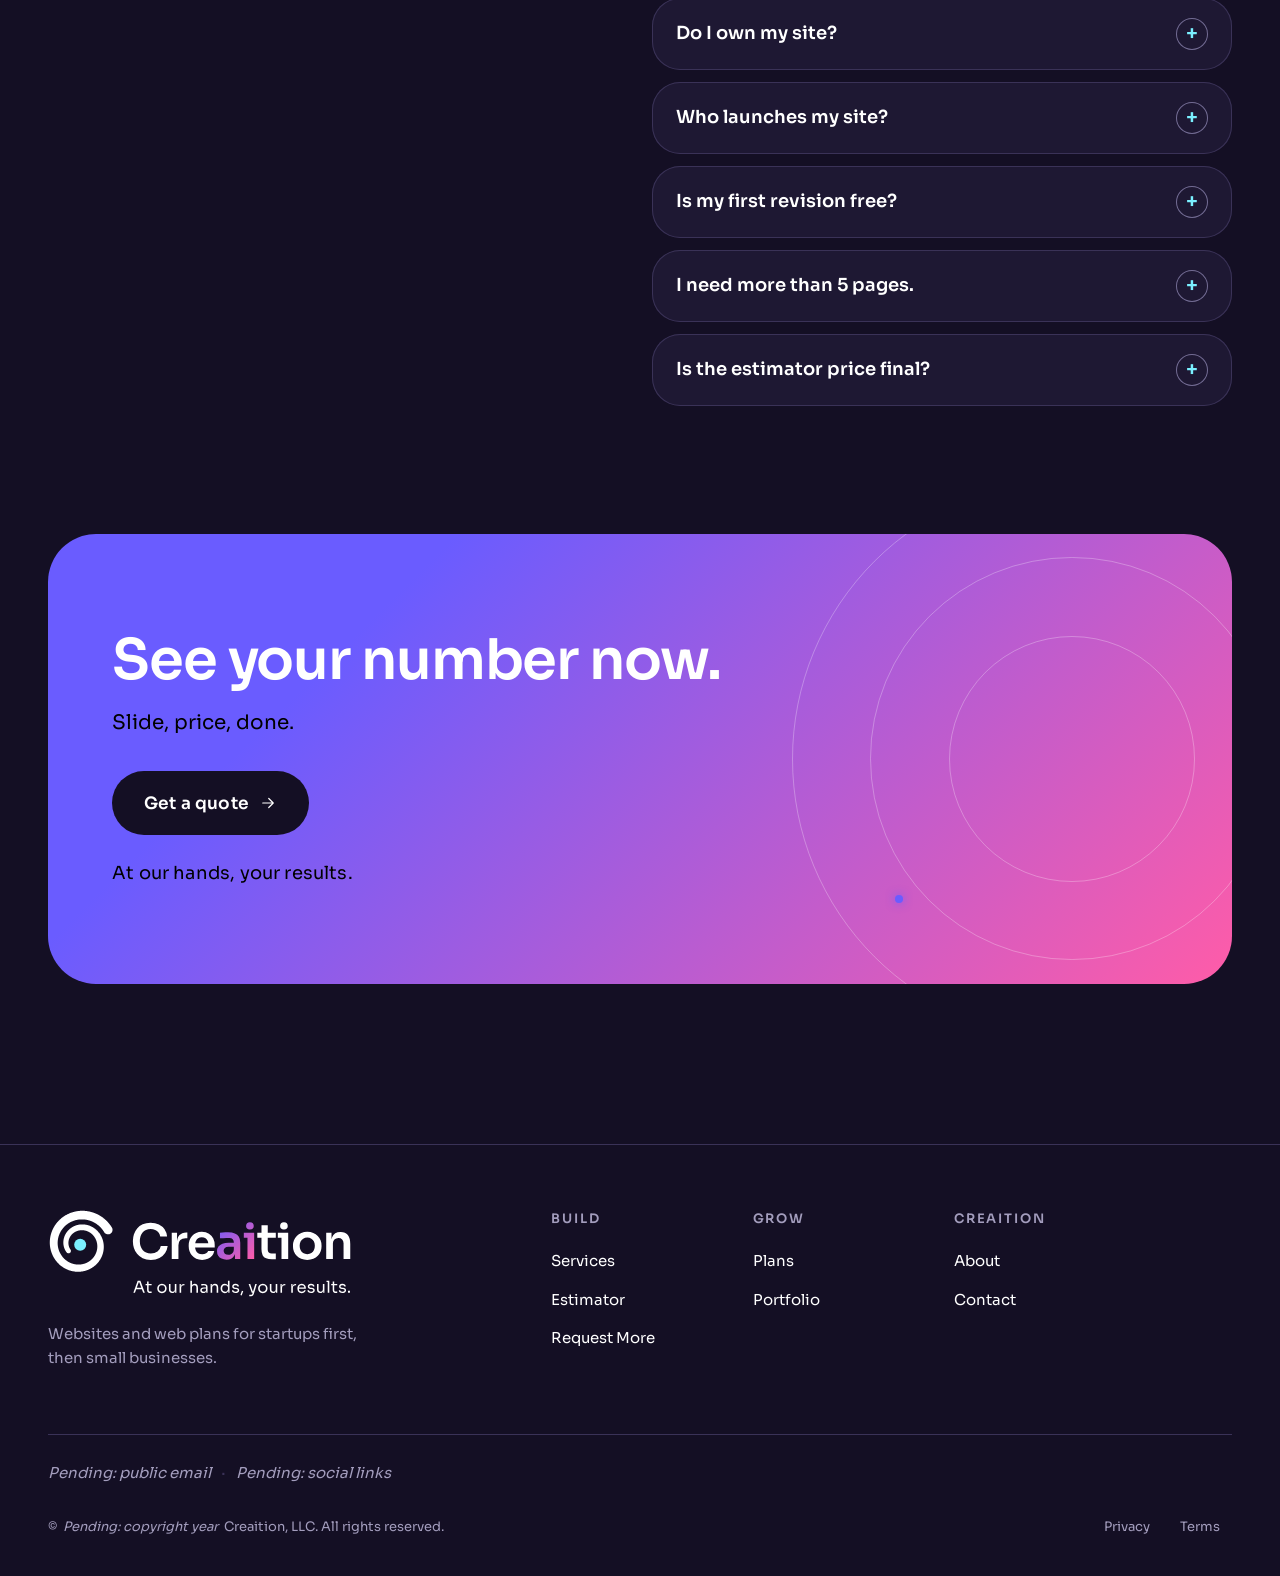
<file: pricing.html>
<!doctype html>
<html lang="en"><head>
<meta charset="utf-8"><meta name="viewport" content="width=device-width, initial-scale=1, viewport-fit=cover">
<title>Startup Website Services &amp; Pricing | Creaition, Paid Upfront</title><meta name="description" content="How Creaition builds startup sites: a $250 home page in 72 hours, +$25 simple pages, +$50 feature pages. Every project is paid in full upfront. You own it.">
<meta name="robots" content="noindex, nofollow">
<meta name="theme-color" content="#140F24">
<!-- canonical + og:url: Pending: domain/pricing  (add the canonical link once the domain exists; spec §13.9) -->
<link rel="icon" href="assets/favicon.ico" sizes="any"><link rel="icon" href="assets/favicon.svg" type="image/svg+xml"><link rel="icon" href="assets/favicon-32.png" type="image/png" sizes="32x32"><link rel="apple-touch-icon" href="assets/apple-touch-icon-180.png"><link rel="manifest" href="site.webmanifest">
<meta property="og:type" content="website"><meta property="og:site_name" content="Creaition">
<meta property="og:title" content="Startup Website Services &amp; Pricing | Creaition, Paid Upfront"><meta property="og:description" content="How Creaition builds startup sites: a $250 home page in 72 hours, +$25 simple pages, +$50 feature pages. Every project is paid in full upfront. You own it.">
<!-- og:image / twitter:image must be absolute URLs on the final domain: Pending: domain/assets/creaition-social-avatar-1024.png -->
<meta property="og:image" content="assets/creaition-social-avatar-1024.png"><meta property="og:image:type" content="image/png"><meta property="og:image:width" content="1024"><meta property="og:image:height" content="1024"><meta property="og:image:alt" content="Creaition logo: a continuous line curling into a cyan spark">
<meta name="twitter:card" content="summary"><meta name="twitter:title" content="Startup Website Services &amp; Pricing | Creaition, Paid Upfront"><meta name="twitter:description" content="How Creaition builds startup sites: a $250 home page in 72 hours, +$25 simple pages, +$50 feature pages. Every project is paid in full upfront. You own it."><meta name="twitter:image" content="assets/creaition-social-avatar-1024.png"><meta name="twitter:image:alt" content="Creaition logo: a continuous line curling into a cyan spark">
<link rel="preload" href="fonts/Sora-VF-latin.woff2" as="font" type="font/woff2" crossorigin>
<link rel="stylesheet" href="css/site.css"><link rel="stylesheet" href="css/site-v1.css">
</head><body>
<a class="skip" href="#main">Skip to content</a>
<header class="site-header"><div class="container">
  <a href="index.html" class="logo-crop" aria-label="Creaition home"><img src="assets/creaition-lockup-midnight-web.svg" width="1037" height="222" alt="Creaition home"></a>
  <nav class="nav" aria-label="Main"><a href="pricing.html" aria-current=page>Services</a><a href="plans.html">Plans</a><a href="estimator.html">Estimator</a><a href="portfolio.html">Portfolio</a><a href="about.html">About</a><a href="contact.html">Contact</a></nav>
  <a class="btn btn--primary btn--sm" href="estimator.html">Get a quote</a>
  <button class="menu-btn" aria-label="Open menu" aria-expanded="false" aria-controls="drawer"><span></span></button>
</div></header>
<nav class="drawer" id="drawer" aria-label="Menu" hidden><a href="pricing.html" aria-current=page>Services</a><a href="plans.html">Plans</a><a href="estimator.html">Estimator</a><a href="portfolio.html">Portfolio</a><a href="about.html">About</a><a href="contact.html">Contact</a><a href="estimator.html" class="btn btn--primary drawer-cta">Get a quote</a></nav>
<main id="main">
<section class="page-hero"><div class="rings " aria-hidden="true"><div class="ring ring--spin" style="inset:0%"><i class="spark"></i></div><div class="ring ring--spin-rev" style="inset:14%"><i class="dot-v"></i></div><div class="ring ring--spin" style="inset:28%"></div></div><div class="container" style="position:relative">
  <span class="eyebrow">Services &amp; how it works</span><h1>Plain pricing. Fast builds. Yours to keep.</h1><p class="subhead body-l">We design, build and support websites for startups first, then small businesses. One clear price, paid in full upfront.</p><div class="btn-row" style="margin-top:32px"><a class="btn btn--primary btn--lg" href="estimator.html">Get a quote<svg class="arrow" viewBox="0 0 24 24" fill="none" stroke="currentColor" stroke-width="1.6" stroke-linecap="round" stroke-linejoin="round" aria-hidden="true"><path d="M5 12h14M13 6l6 6-6 6"/></svg></a><a class="btn btn--secondary btn--lg" href="#how-it-works">How it works</a></div>
</div></section>
<section class="section--tight" id="services"><div class="container">
  <div class="section-head reveal"><h2>Everything your site needs, start to after.</h2></div>
  <div class="cards-2">
    <article class="card reveal"><div class="icon-orb"><svg viewBox="0 0 24 24" fill="none" stroke="currentColor" stroke-width="1.6" stroke-linecap="round" stroke-linejoin="round" aria-hidden="true"><path d="M13 3 5.5 13.2a.6.6 0 0 0 .5 1H11l-1 6.8L17.5 11a.6.6 0 0 0-.5-1H12l1-7z"/></svg></div><h3 class="h4">Home page (landing page).</h3><p class="muted small">One fully designed, interactive page that tells your story and gets people to act. <b class="num" style="color:#fff">$250</b>, guaranteed in 72&nbsp;hours.¹</p></article>
    <article class="card reveal"><div class="icon-orb"><svg viewBox="0 0 24 24" fill="none" stroke="currentColor" stroke-width="1.6" stroke-linecap="round" stroke-linejoin="round" aria-hidden="true"><path d="M12 3c.6 4.6 2.4 6.4 7 7-4.6.6-6.4 2.4-7 7-.6-4.6-2.4-6.4-7-7 4.6-.6 6.4-2.4 7-7z"/><circle cx="19" cy="19" r="1.4"/></svg></div><h3 class="h4">Full site.</h3><p class="muted small">Your home page plus the simple and feature pages your brand needs. Ready in 2&nbsp;weeks; we aim for 7–10 business days.¹</p></article>
    <article class="card reveal"><div class="icon-orb"><svg viewBox="0 0 24 24" fill="none" stroke="currentColor" stroke-width="1.6" stroke-linecap="round" stroke-linejoin="round" aria-hidden="true"><path d="M7.5 15.5a3.5 3.5 0 1 1 0-7c3 0 6 7 9 7a3.5 3.5 0 1 0 0-7c-3 0-6 7-9 7z"/></svg></div><h3 class="h4">Monthly plans.</h3><p class="muted small">Revisions, interactivity updates and a team that monitors and manages your site. Starter <b class="num" style="color:#fff">$49.99</b>, Creator <b class="num" style="color:#fff">$99.99</b>, Infinity <b class="num" style="color:#fff">$249.99</b> per month.</p><a class="text-link" href="plans.html" >See our plans<svg viewBox="0 0 24 24" fill="none" stroke="currentColor" stroke-width="1.6" stroke-linecap="round" stroke-linejoin="round" aria-hidden="true"><path d="M5 12h14M13 6l6 6-6 6"/></svg></a></article>
    <article class="card reveal"><div class="icon-orb"><svg viewBox="0 0 24 24" fill="none" stroke="currentColor" stroke-width="1.6" stroke-linecap="round" stroke-linejoin="round" aria-hidden="true"><path d="M4 11.5 12 5l8 6.5"/><path d="M6.5 10v8.5a1.5 1.5 0 0 0 1.5 1.5h8a1.5 1.5 0 0 0 1.5-1.5V10"/></svg></div><h3 class="h4">Hosting, when you need it.</h3><p class="muted small">Customer accounts or saved data? Plan clients pick one of four host sizes, <b class="num" style="color:#fff">$9.99</b> to <b class="num" style="color:#fff">$49.99</b> per month.</p><a class="text-link" href="plans.html#hosting" >See host sizes<svg viewBox="0 0 24 24" fill="none" stroke="currentColor" stroke-width="1.6" stroke-linecap="round" stroke-linejoin="round" aria-hidden="true"><path d="M5 12h14M13 6l6 6-6 6"/></svg></a></article>
  </div>
</div></section>

<section class="section" id="how-it-works"><div class="container"><div class="split">
  <div class="l reveal"><span class="eyebrow">How it works</span><h2>From first call to live site.</h2>
    <div class="btn-row" style="margin-top:24px"><a class="btn btn--primary " href="estimator.html">Start with a quote<svg class="arrow" viewBox="0 0 24 24" fill="none" stroke="currentColor" stroke-width="1.6" stroke-linecap="round" stroke-linejoin="round" aria-hidden="true"><path d="M5 12h14M13 6l6 6-6 6"/></svg></a></div></div>
  <div class="r reveal"><ol class="steps" style="margin-top:0">
    <li><div><strong>Discovery.</strong><span>We learn your brand, walk through your current site if you have one, and get three things clear (below).</span></div></li>
    <li><div><strong>Quote.</strong><span>A project price for your home page and any extra pages.</span></div></li>
    <li><div><strong>Payment.</strong><span>Paid in full upfront. That starts the build.</span></div></li>
    <li><div><strong>Build.</strong><span>Our AI-assisted team designs and builds your site, and you see it as it moves.</span></div></li>
    <li><div><strong>Review and revisions.</strong><span>You review it. Your first revision is free.</span></div></li>
    <li><div><strong>Launch.</strong><span>Your site goes live.</span></div></li>
    <li class="is-optional"><div><strong>Optional plan.</strong><span>Starter, Creator or Infinity for ongoing updates and support.</span></div></li>
  </ol></div>
</div></div></section>

<section class="section"><div class="container"><div class="soft-panel reveal">
  <div class="split"><div class="l"><h2>Three questions, answered up front.</h2><p class="muted">Before we quote, we get three things clear:</p>
    <div class="btn-row" style="margin-top:24px"><a class="btn btn--secondary " href="request-more.html">Request More<svg class="arrow" viewBox="0 0 24 24" fill="none" stroke="currentColor" stroke-width="1.6" stroke-linecap="round" stroke-linejoin="round" aria-hidden="true"><path d="M5 12h14M13 6l6 6-6 6"/></svg></a></div></div>
  <div class="r"><ol class="steps" style="margin-top:0">
    <li><div><strong>Products.</strong><span>Do you sell products, and how many?</span></div></li>
    <li><div><strong>Quotes and questions.</strong><span>Does your site run on customer quotes or questions?</span></div></li>
    <li><div><strong>Showcase.</strong><span>Which products or services should take center stage?</span></div></li></ol></div></div>
</div></div></section>

<section class="section" id="pricing"><div class="container"><div class="split">
  <div class="l reveal"><h2>Start with one page. Add what you need.</h2><p class="body-l muted">Your home page (landing page) is the base. A full site is that page plus any simple and feature pages.</p>
    <div class="btn-row" style="margin-top:24px"><a class="btn btn--primary " href="estimator.html">Price your site<svg class="arrow" viewBox="0 0 24 24" fill="none" stroke="currentColor" stroke-width="1.6" stroke-linecap="round" stroke-linejoin="round" aria-hidden="true"><path d="M5 12h14M13 6l6 6-6 6"/></svg></a><a class="btn btn--secondary " href="request-more.html">Request More</a></div></div>
  <div class="r reveal">
    <div class="ptable">
      <div class="prow"><span class="n">Home page (landing page)</span><span class="w">Always included. One page, guaranteed in 72&nbsp;hours.¹</span><span class="a">$250.00<small>flat</small></span></div>
      <div class="prow"><span class="n">Simple page</span><span class="w">A new page in your site's existing style. No new styles needed.</span><span class="a">+$25.00<small>each</small></span></div>
      <div class="prow"><span class="n">Feature page</span><span class="w">A new page with its own URL and functional features: video playback, forms, posting or galleries.</span><span class="a">+$50.00<small>each</small></span></div>
      <div class="prow total"><span class="n">Example</span><span class="w">Home page (landing page) + 2 simple pages + 1 feature page = $250.00 + $50.00 + $50.00</span><span class="a">$350.00<small>Total</small></span></div>
    </div>
    <p class="pay-line">Every project is paid in full upfront. No deposits, no split invoices.</p>
    <p class="est-state" style="margin-top:16px"><span><b>Bigger site?</b> Need more than 5 simple or 5 feature pages? <a href="request-more.html">Request More</a> and tell us what you're building. We want to hear why, so we can size it right.</span></p>
  </div>
</div>
<p class="footnote reveal">¹ Turnaround starts <em class="pending">Pending: when the turnaround clock starts</em>.</p></div></section>

<section class="section"><div class="container"><div class="cards-3">
  <article class="card reveal" id="payment"><div class="icon-orb"><svg viewBox="0 0 24 24" fill="none" stroke="currentColor" stroke-width="1.6" stroke-linecap="round" stroke-linejoin="round" aria-hidden="true"><circle cx="8" cy="12" r="4"/><path d="M12 12h8M17 12v3M20 12v2"/></svg></div><h2 class="h3">Paid in full, upfront.</h2><p class="muted small">Every project, from a single home page to a full site, is paid in full before we start. You pay once, and we get building.</p><span class="pending pending--block">Pending: payment methods (online checkout or invoice, and accepted methods)</span></article>
  <article class="card reveal" id="revisions"><div class="icon-orb"><svg viewBox="0 0 24 24" fill="none" stroke="currentColor" stroke-width="1.6" stroke-linecap="round" stroke-linejoin="round" aria-hidden="true"><path d="M7.5 15.5a3.5 3.5 0 1 1 0-7c3 0 6 7 9 7a3.5 3.5 0 1 0 0-7c-3 0-6 7-9 7z"/></svg></div><h2 class="h3">Changes, made simple.</h2><p class="muted small">Your first revision is free on every site and covers up to 5 items. After that, we handle changes case by case, based on what you ask for and what's been delivered.</p>
    <p class="small" style="margin:12px 0 10px;font-weight:600">What counts as a revision:</p>
    <ul class="ticklist" style="margin-bottom:16px"><li>A text section</li><li>An image</li><li>An interactivity change, including photo changes for interactive elements</li><li>A product change to wording, specs or details</li></ul>
    <p class="muted small">Extra revisions: <b class="num" style="color:#fff">$10.00</b> each. Without a plan, buy them as you need them. On Starter or Creator, add up to 3 a month. Infinity includes up to 5 a day. Need more than that? <a href="request-more.html">Request More</a></p><span class="pending pending--block">Pending: Marcus to confirm the revision rule wording</span></article>
  <article class="card reveal" id="ownership"><div class="icon-orb"><svg viewBox="0 0 24 24" fill="none" stroke="currentColor" stroke-width="1.6" stroke-linecap="round" stroke-linejoin="round" aria-hidden="true"><path d="M4 11.5 12 5l8 6.5"/><path d="M6.5 10v8.5a1.5 1.5 0 0 0 1.5 1.5h8a1.5 1.5 0 0 0 1.5-1.5V10"/></svg></div><h2 class="h3">Your site. Your call.</h2><p class="muted small">You own your site, always. Without a plan, you launch it on your own hosting or platform. On a plan, we host it, monitor it and manage it for you.</p>
    <p class="muted small"><b style="color:#fff">Host fee:</b> Only if your site needs hosting or storage, like customer accounts or saved data. Pick a host size: Starter Business <b class="num" style="color:#fff">$9.99/mo</b>, Small Business <b class="num" style="color:#fff">$15.99/mo</b>, Medium Business <b class="num" style="color:#fff">$29.99/mo</b> or Large Business <b class="num" style="color:#fff">$49.99/mo</b>. Basic sites pay no host fee.</p><a class="text-link" href="plans.html" >See plans and hosting<svg viewBox="0 0 24 24" fill="none" stroke="currentColor" stroke-width="1.6" stroke-linecap="round" stroke-linejoin="round" aria-hidden="true"><path d="M5 12h14M13 6l6 6-6 6"/></svg></a></article>
</div></div></section>

<section class="section" id="faq"><div class="container"><div class="split">
  <div class="l reveal"><h2>FAQ</h2></div>
  <div class="r faq reveal"><details open><summary>Do you take a deposit?</summary><p>No. Every project is paid in full upfront, and that starts the build.</p></details><details><summary>What's the difference between a simple page and a feature page?</summary><p>A simple page uses your site's existing style, like About, Team or FAQ ($25). A feature page does something: video playback, forms, posting or galleries ($50).</p></details><details><summary>How fast is it?</summary><p>Home page (landing page) in 72&nbsp;hours, guaranteed. A full site in 2&nbsp;weeks; we aim for 7–10 business days. Turnaround starts <em class="pending">Pending: when the turnaround clock starts</em>.</p></details><details><summary>Do I own my site?</summary><p>Yes, always. On a plan, we monitor and manage it for you.</p></details><details><summary>Who launches my site?</summary><p>Without a plan, you launch it on your own hosting or platform. On a plan, we host it for you.</p></details><details><summary>Is my first revision free?</summary><p>Yes. Your first revision on every site is free and covers up to 5 items.</p></details><details><summary>I need more than 5 pages.</summary><p>Great. Request More and tell us why. We'll size it with you.</p></details><details><summary>Is the estimator price final?</summary><p><em class="pending">Pending: estimate-vs-final-quote wording</em></p></details>
  </div></div></div></section>
<section class="section"><div class="container reveal">
  <div class="aurora-panel on-aurora"><div class="rings " aria-hidden="true"><div class="ring ring--spin" style="inset:0%"><i class="spark"></i></div><div class="ring ring--spin-rev" style="inset:14%"><i class="dot-v"></i></div><div class="ring ring--spin" style="inset:28%"></div></div>
    <div class="copy"><h2>See your number now.</h2><p class="sub">Slide, price, done.</p>
      <div class="btn-row" style="margin-top:32px"><a class="btn btn--midnight btn--lg" href="estimator.html">Get a quote<svg class="arrow" viewBox="0 0 24 24" fill="none" stroke="currentColor" stroke-width="1.6" stroke-linecap="round" stroke-linejoin="round" aria-hidden="true"><path d="M5 12h14M13 6l6 6-6 6"/></svg></a></div>
      <p class="tagline">At our hands, your results.</p>
    </div></div></div></section>

</main>
<footer class="site-footer"><div class="container">
  <div class="foot-grid">
    <div class="foot-brand">
      <span class="logo-crop logo-crop--tag"><img src="assets/creaition-tagline-lockup-midnight-web.svg" width="1003" height="293" alt="Creaition. At our hands, your results."></span>
      <p>Websites and web plans for startups first, then small businesses.</p>
    </div>
    <div class="foot-col"><h2 class="foot-h">Build</h2><ul><li><a href="pricing.html">Services</a></li><li><a href="estimator.html">Estimator</a></li><li><a href="request-more.html">Request More</a></li></ul></div>
    <div class="foot-col"><h2 class="foot-h">Grow</h2><ul><li><a href="plans.html">Plans</a></li><li><a href="portfolio.html">Portfolio</a></li></ul></div>
    <div class="foot-col"><h2 class="foot-h">Creaition</h2><ul><li><a href="about.html">About</a></li><li><a href="contact.html">Contact</a></li></ul></div>
  </div>
  <div class="foot-contact"><em class="pending">Pending: public email</em><span class="sep" aria-hidden="true">·</span><em class="pending">Pending: social links</em></div>
  <div class="foot-bottom">
    <span class="copy">© <em class="pending">Pending: copyright year</em> Creaition, LLC. All rights reserved.</span>
    <nav aria-label="Legal"><a href="privacy.html">Privacy</a><a href="terms.html">Terms</a></nav>
  </div>
</div></footer>
<script src="js/site.js"></script>
</body></html>
</file>
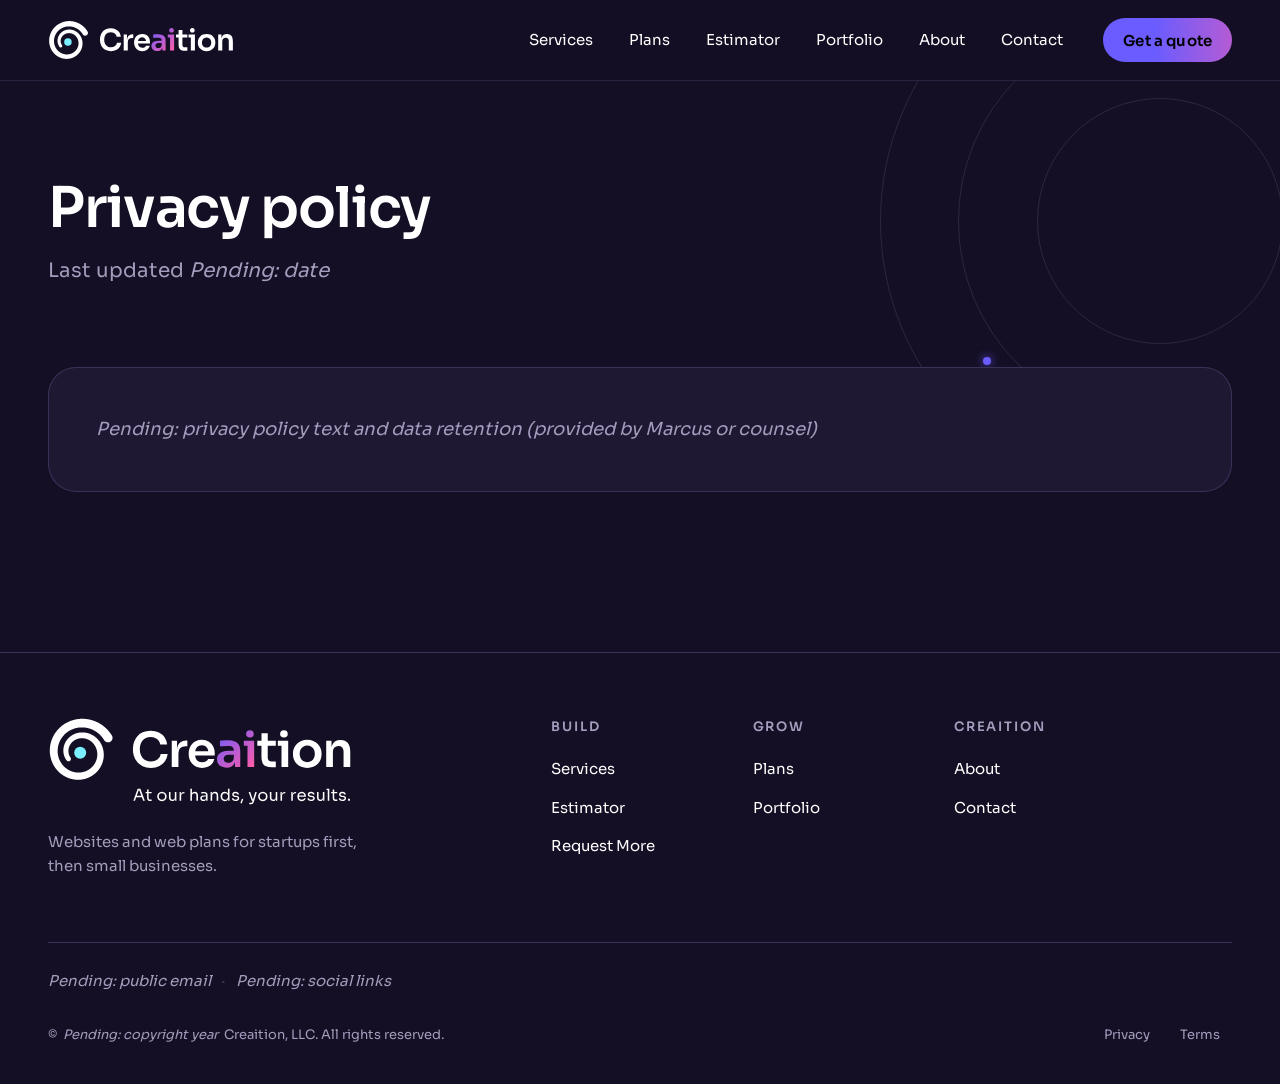
<file: privacy.html>
<!doctype html>
<html lang="en"><head>
<meta charset="utf-8"><meta name="viewport" content="width=device-width, initial-scale=1, viewport-fit=cover">
<title>Privacy Policy | Creaition</title><meta name="description" content="How Creaition collects, uses and protects what you share through our estimator, Request More and contact forms.">
<meta name="robots" content="noindex, nofollow">
<meta name="theme-color" content="#140F24">
<!-- canonical + og:url: Pending: domain/privacy  (add the canonical link once the domain exists; spec §13.9)
     meta description: Pending: confirm once policy is written -->
<link rel="icon" href="assets/favicon.ico" sizes="any"><link rel="icon" href="assets/favicon.svg" type="image/svg+xml"><link rel="icon" href="assets/favicon-32.png" type="image/png" sizes="32x32"><link rel="apple-touch-icon" href="assets/apple-touch-icon-180.png"><link rel="manifest" href="site.webmanifest">
<meta property="og:type" content="website"><meta property="og:site_name" content="Creaition">
<meta property="og:title" content="Privacy Policy | Creaition"><meta property="og:description" content="How Creaition collects, uses and protects what you share through our estimator, Request More and contact forms.">
<!-- og:image / twitter:image must be absolute URLs on the final domain: Pending: domain/assets/creaition-social-avatar-1024.png -->
<meta property="og:image" content="assets/creaition-social-avatar-1024.png"><meta property="og:image:type" content="image/png"><meta property="og:image:width" content="1024"><meta property="og:image:height" content="1024"><meta property="og:image:alt" content="Creaition logo: a continuous line curling into a cyan spark">
<meta name="twitter:card" content="summary"><meta name="twitter:title" content="Privacy Policy | Creaition"><meta name="twitter:description" content="How Creaition collects, uses and protects what you share through our estimator, Request More and contact forms."><meta name="twitter:image" content="assets/creaition-social-avatar-1024.png"><meta name="twitter:image:alt" content="Creaition logo: a continuous line curling into a cyan spark">
<link rel="preload" href="fonts/Sora-VF-latin.woff2" as="font" type="font/woff2" crossorigin>
<link rel="stylesheet" href="css/site.css"><link rel="stylesheet" href="css/site-v1.css">
</head><body>
<a class="skip" href="#main">Skip to content</a>
<header class="site-header"><div class="container">
  <a href="index.html" class="logo-crop" aria-label="Creaition home"><img src="assets/creaition-lockup-midnight-web.svg" width="1037" height="222" alt="Creaition home"></a>
  <nav class="nav" aria-label="Main"><a href="pricing.html">Services</a><a href="plans.html">Plans</a><a href="estimator.html">Estimator</a><a href="portfolio.html">Portfolio</a><a href="about.html">About</a><a href="contact.html">Contact</a></nav>
  <a class="btn btn--primary btn--sm" href="estimator.html">Get a quote</a>
  <button class="menu-btn" aria-label="Open menu" aria-expanded="false" aria-controls="drawer"><span></span></button>
</div></header>
<nav class="drawer" id="drawer" aria-label="Menu" hidden><a href="pricing.html">Services</a><a href="plans.html">Plans</a><a href="estimator.html">Estimator</a><a href="portfolio.html">Portfolio</a><a href="about.html">About</a><a href="contact.html">Contact</a><a href="estimator.html" class="btn btn--primary drawer-cta">Get a quote</a></nav>
<main id="main">
<section class="page-hero"><div class="rings " aria-hidden="true"><div class="ring ring--spin" style="inset:0%"><i class="spark"></i></div><div class="ring ring--spin-rev" style="inset:14%"><i class="dot-v"></i></div><div class="ring ring--spin" style="inset:28%"></div></div><div class="container" style="position:relative">
  <h1>Privacy policy</h1><p class="subhead body-l">Last updated <em class="pending">Pending: date</em></p></div></section>
<section class="section--tight" style="padding-top:0"><div class="container"><div class="card legal-card"><p style="margin:0"><em class="pending">Pending: privacy policy text and data retention (provided by Marcus or counsel)</em></p></div></div></section>
</main>
<footer class="site-footer"><div class="container">
  <div class="foot-grid">
    <div class="foot-brand">
      <span class="logo-crop logo-crop--tag"><img src="assets/creaition-tagline-lockup-midnight-web.svg" width="1003" height="293" alt="Creaition. At our hands, your results."></span>
      <p>Websites and web plans for startups first, then small businesses.</p>
    </div>
    <div class="foot-col"><h2 class="foot-h">Build</h2><ul><li><a href="pricing.html">Services</a></li><li><a href="estimator.html">Estimator</a></li><li><a href="request-more.html">Request More</a></li></ul></div>
    <div class="foot-col"><h2 class="foot-h">Grow</h2><ul><li><a href="plans.html">Plans</a></li><li><a href="portfolio.html">Portfolio</a></li></ul></div>
    <div class="foot-col"><h2 class="foot-h">Creaition</h2><ul><li><a href="about.html">About</a></li><li><a href="contact.html">Contact</a></li></ul></div>
  </div>
  <div class="foot-contact"><em class="pending">Pending: public email</em><span class="sep" aria-hidden="true">·</span><em class="pending">Pending: social links</em></div>
  <div class="foot-bottom">
    <span class="copy">© <em class="pending">Pending: copyright year</em> Creaition, LLC. All rights reserved.</span>
    <nav aria-label="Legal"><a href="privacy.html">Privacy</a><a href="terms.html">Terms</a></nav>
  </div>
</div></footer>
<script src="js/site.js"></script>
</body></html>
</file>
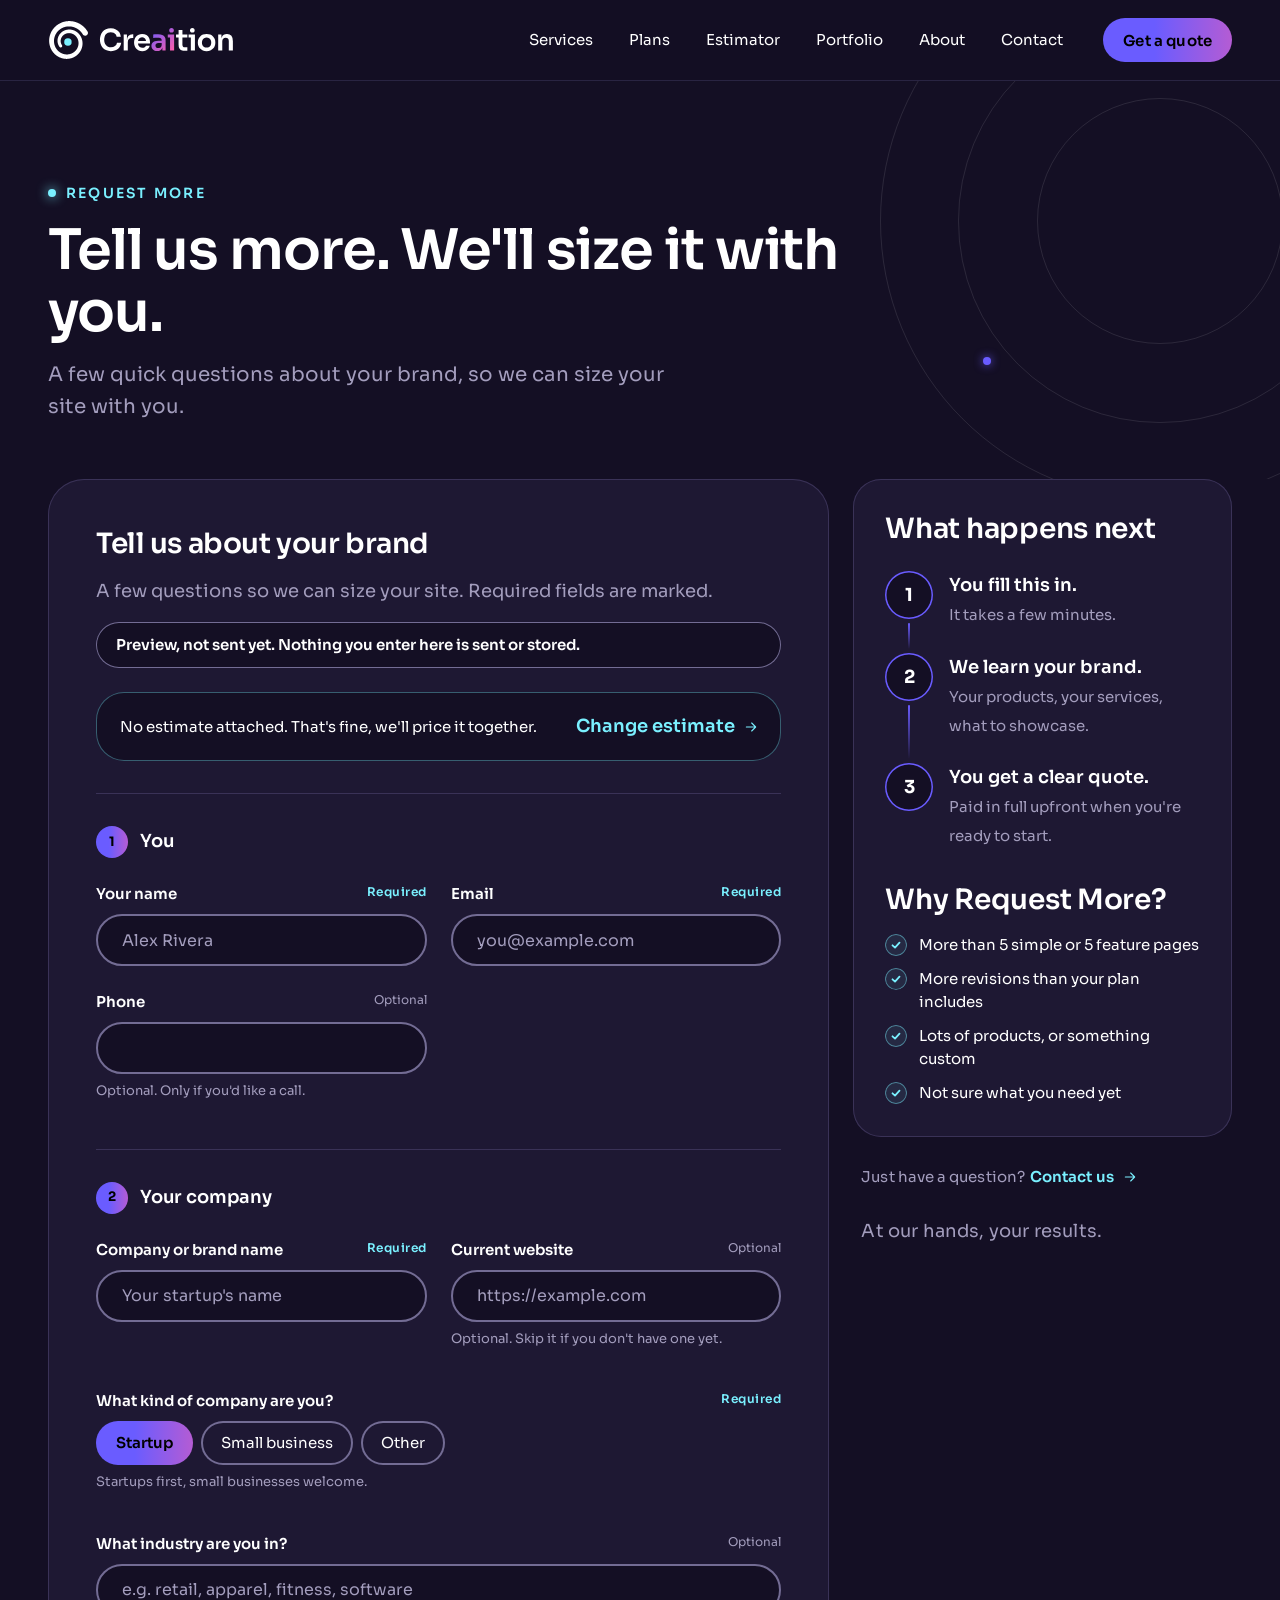
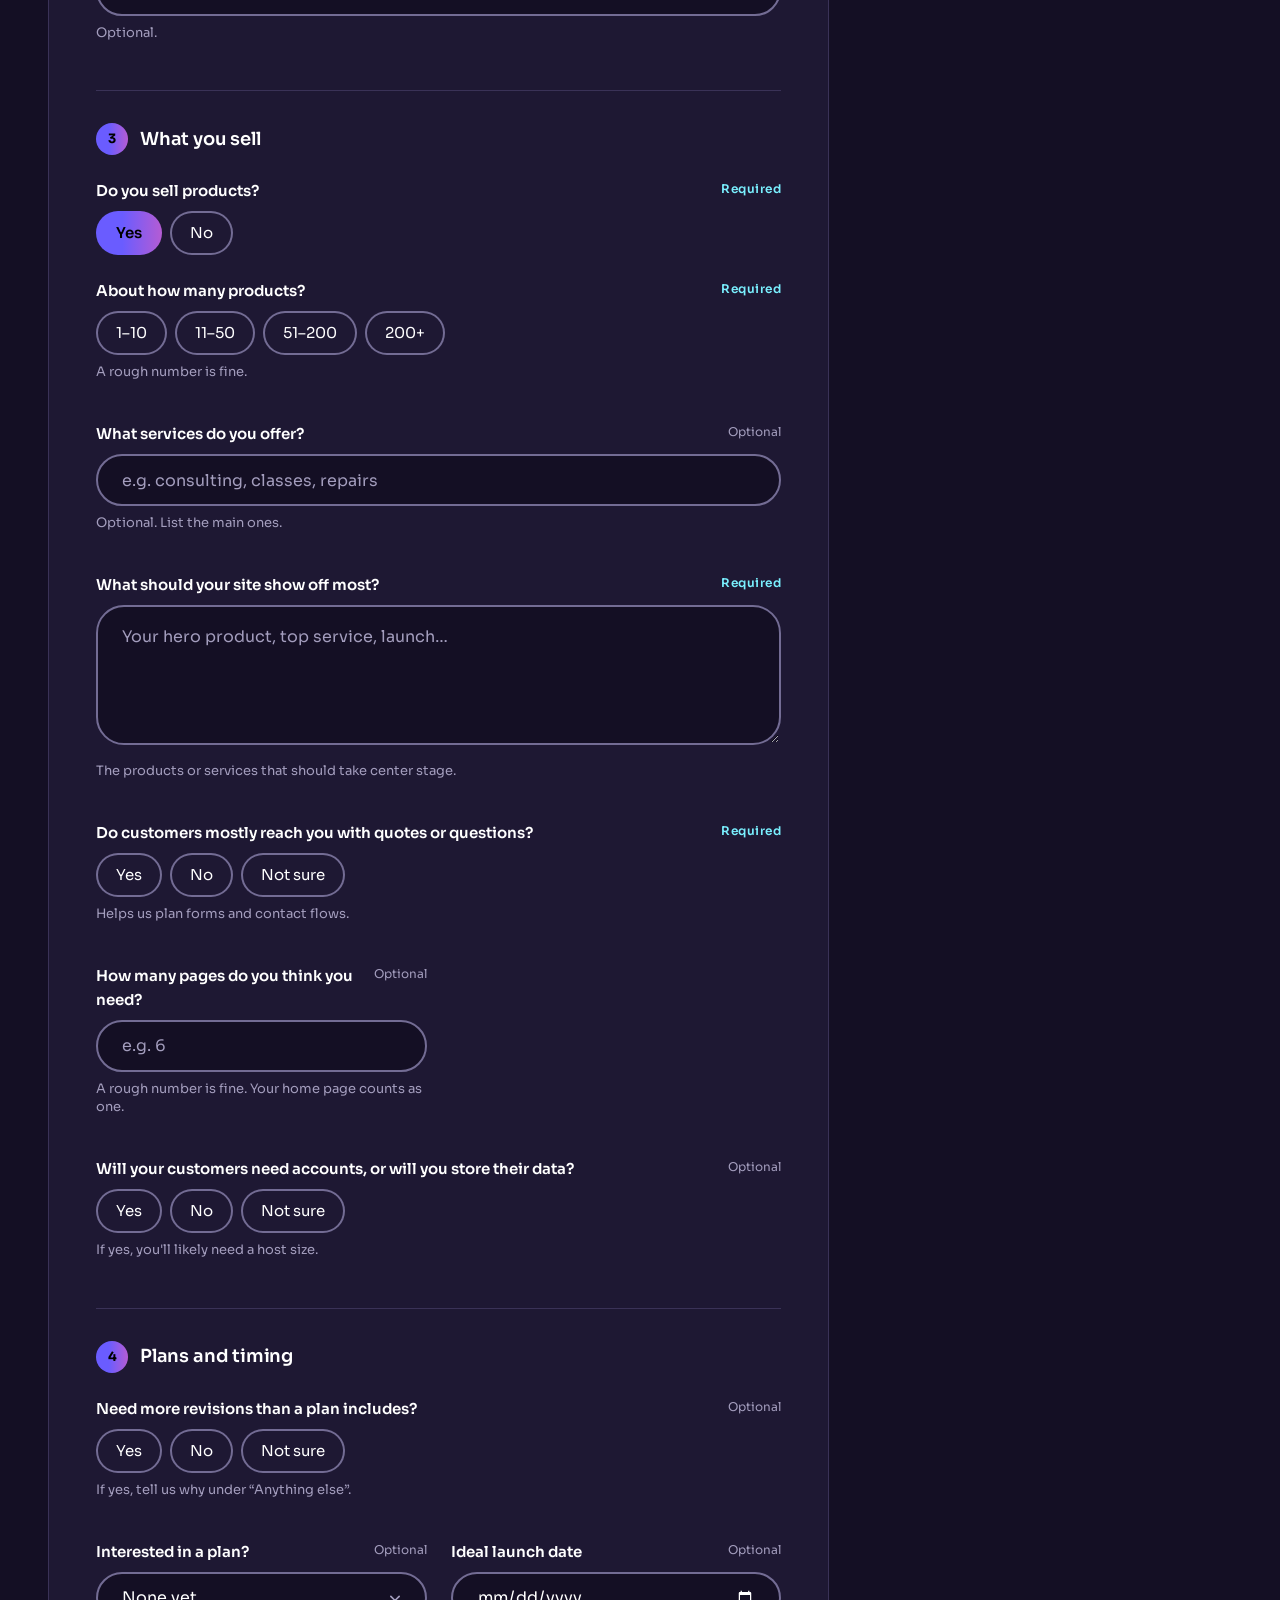
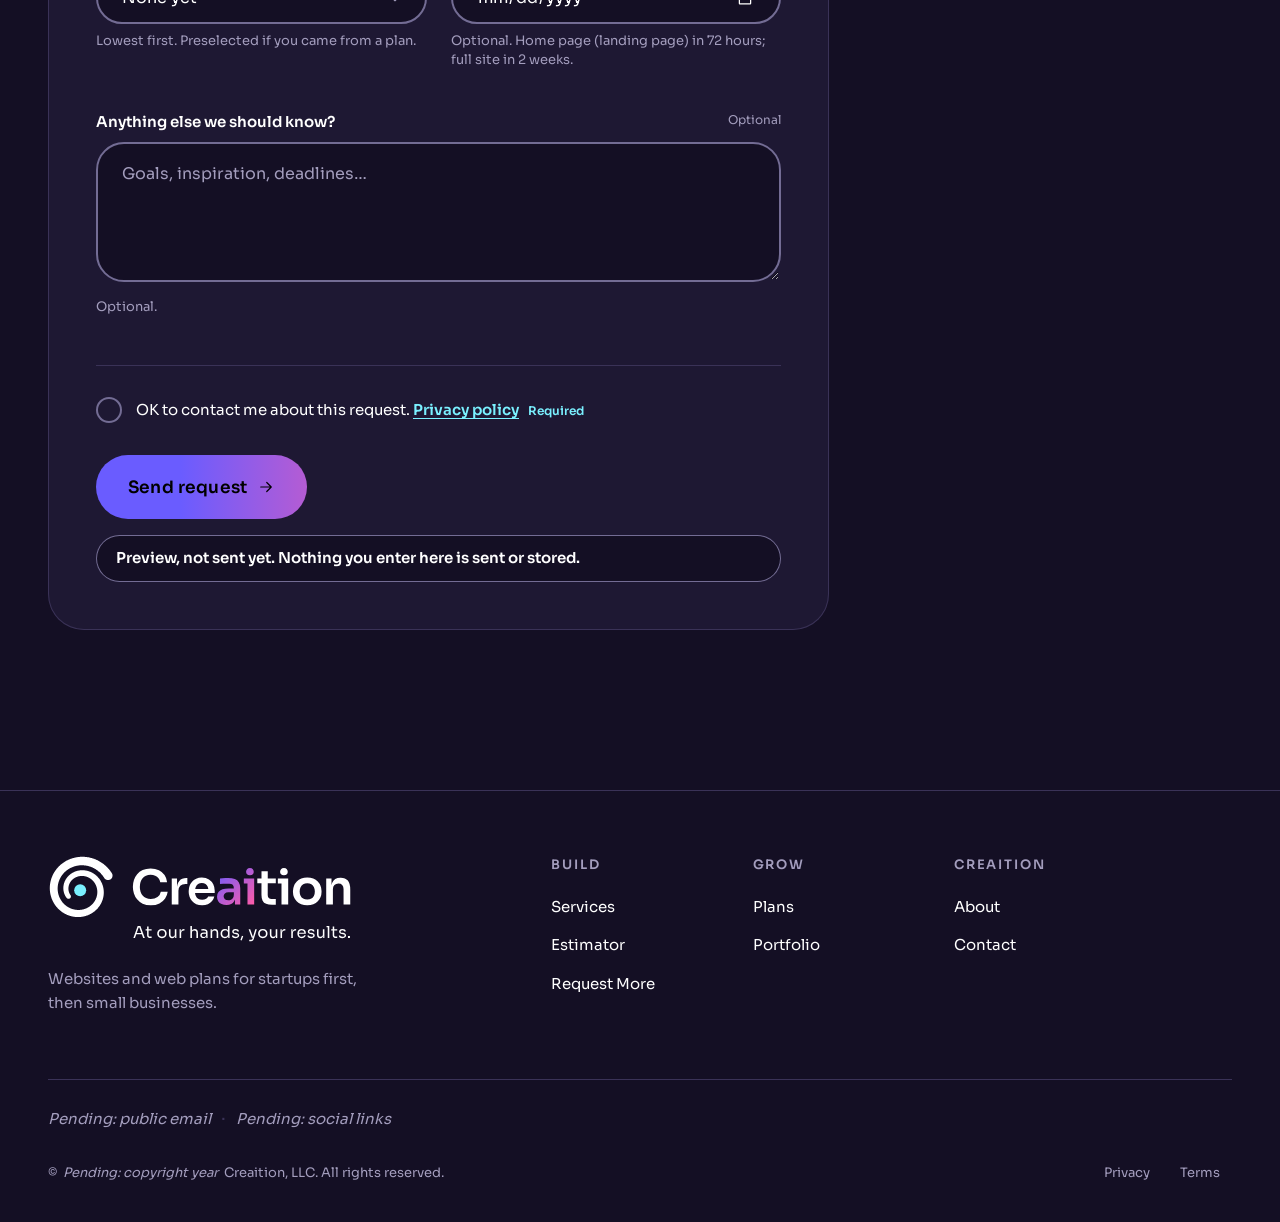
<file: request-more.html>
<!doctype html>
<html lang="en"><head>
<meta charset="utf-8"><meta name="viewport" content="width=device-width, initial-scale=1, viewport-fit=cover">
<title>Request a Custom Website Quote | Creaition for Startups</title><meta name="description" content="Tell Creaition about your startup: what you sell, what to showcase and how many pages you need. We&#x27;ll size your project and send back a clear, upfront quote.">
<meta name="robots" content="noindex, nofollow">
<meta name="theme-color" content="#140F24">
<!-- canonical + og:url: Pending: domain/request-more  (add the canonical link once the domain exists; spec §13.9) -->
<link rel="icon" href="assets/favicon.ico" sizes="any"><link rel="icon" href="assets/favicon.svg" type="image/svg+xml"><link rel="icon" href="assets/favicon-32.png" type="image/png" sizes="32x32"><link rel="apple-touch-icon" href="assets/apple-touch-icon-180.png"><link rel="manifest" href="site.webmanifest">
<meta property="og:type" content="website"><meta property="og:site_name" content="Creaition">
<meta property="og:title" content="Request a Custom Website Quote | Creaition for Startups"><meta property="og:description" content="Tell Creaition about your startup: what you sell, what to showcase and how many pages you need. We&#x27;ll size your project and send back a clear, upfront quote.">
<!-- og:image / twitter:image must be absolute URLs on the final domain: Pending: domain/assets/creaition-social-avatar-1024.png -->
<meta property="og:image" content="assets/creaition-social-avatar-1024.png"><meta property="og:image:type" content="image/png"><meta property="og:image:width" content="1024"><meta property="og:image:height" content="1024"><meta property="og:image:alt" content="Creaition logo: a continuous line curling into a cyan spark">
<meta name="twitter:card" content="summary"><meta name="twitter:title" content="Request a Custom Website Quote | Creaition for Startups"><meta name="twitter:description" content="Tell Creaition about your startup: what you sell, what to showcase and how many pages you need. We&#x27;ll size your project and send back a clear, upfront quote."><meta name="twitter:image" content="assets/creaition-social-avatar-1024.png"><meta name="twitter:image:alt" content="Creaition logo: a continuous line curling into a cyan spark">
<link rel="preload" href="fonts/Sora-VF-latin.woff2" as="font" type="font/woff2" crossorigin>
<link rel="stylesheet" href="css/site.css"><link rel="stylesheet" href="css/site-v1.css">
</head><body>
<a class="skip" href="#main">Skip to content</a>
<header class="site-header"><div class="container">
  <a href="index.html" class="logo-crop" aria-label="Creaition home"><img src="assets/creaition-lockup-midnight-web.svg" width="1037" height="222" alt="Creaition home"></a>
  <nav class="nav" aria-label="Main"><a href="pricing.html">Services</a><a href="plans.html">Plans</a><a href="estimator.html">Estimator</a><a href="portfolio.html">Portfolio</a><a href="about.html">About</a><a href="contact.html">Contact</a></nav>
  <a class="btn btn--primary btn--sm" href="estimator.html">Get a quote</a>
  <button class="menu-btn" aria-label="Open menu" aria-expanded="false" aria-controls="drawer"><span></span></button>
</div></header>
<nav class="drawer" id="drawer" aria-label="Menu" hidden><a href="pricing.html">Services</a><a href="plans.html">Plans</a><a href="estimator.html">Estimator</a><a href="portfolio.html">Portfolio</a><a href="about.html">About</a><a href="contact.html">Contact</a><a href="estimator.html" class="btn btn--primary drawer-cta">Get a quote</a></nav>
<main id="main">
<section class="page-hero" style="padding-bottom:40px"><div class="rings " aria-hidden="true"><div class="ring ring--spin" style="inset:0%"><i class="spark"></i></div><div class="ring ring--spin-rev" style="inset:14%"><i class="dot-v"></i></div><div class="ring ring--spin" style="inset:28%"></div></div><div class="container" style="position:relative">
  <span class="eyebrow">Request More</span><h1>Tell us more. We'll size it with you.</h1><p class="subhead body-l">A few quick questions about your brand, so we can size your site with you.</p></div></section>
<section class="section--tight" style="padding-top:0"><div class="container"><div class="split">
  <aside class="rm-aside sticky reveal"><div class="card"><h2 class="h3">What happens next</h2><ol class="steps">
    <li><div><strong>You fill this in.</strong><span>It takes a few minutes.</span></div></li>
    <li><div><strong>We learn your brand.</strong><span>Your products, your services, what to showcase.</span></div></li>
    <li><div><strong>You get a clear quote.</strong><span>Paid in full upfront when you're ready to start.</span></div></li></ol>
    <h2 class="h3" style="margin-top:32px">Why Request More?</h2>
    <ul class="ticklist" style="margin:16px 0 0"><li>More than 5 simple or 5 feature pages</li><li>More revisions than your plan includes</li><li>Lots of products, or something custom</li><li>Not sure what you need yet</li></ul></div>
    <p class="small muted" style="margin-top:24px;padding:0 8px">Just have a question? <a class="text-link" href="contact.html" >Contact us<svg viewBox="0 0 24 24" fill="none" stroke="currentColor" stroke-width="1.6" stroke-linecap="round" stroke-linejoin="round" aria-hidden="true"><path d="M5 12h14M13 6l6 6-6 6"/></svg></a></p><p class="tagline" style="padding:0 8px">At our hands, your results.</p></aside>
  <div class="rm-form reveal"><template data-success><div class="form-done" tabindex="-1"><h2>Preview, not sent yet.</h2><p class="muted">Thanks, <span data-fill="first"></span>. Your answers passed the checks. This preview doesn't send or store anything, so nobody has received them.</p>
  <p class="muted" data-fill-if="total">Your estimate: <strong data-fill="total"></strong>. Paid in full upfront.</p>
  <p><a class="text-link" href="index.html">Back to home</a></p><p class="tagline">At our hands, your results.</p></div></template><form class="form-card" data-form novalidate aria-labelledby="rm-title">
    <h2 id="rm-title">Tell us about your brand</h2><p class="muted">A few questions so we can size your site. Required fields are marked.</p>
    <p class="preview-note preview-note--top" data-preview-note>Preview, not sent yet. Nothing you enter here is sent or stored.</p>
    <div class="err-summary" data-err-summary tabindex="-1" hidden><p><strong>A few fields need a look before you continue.</strong></p><ul></ul></div>
    <div class="snapshot" data-snapshot><span class="s-text" data-snap-text>No estimate attached. That's fine, we'll price it together.</span><a class="text-link" href="estimator.html" data-change-est>Change estimate<svg viewBox="0 0 24 24" fill="none" stroke="currentColor" stroke-width="1.6" stroke-linecap="round" stroke-linejoin="round" aria-hidden="true"><path d="M5 12h14M13 6l6 6-6 6"/></svg></a></div>
    <input type="hidden" name="est_s"><input type="hidden" name="est_f"><input type="hidden" name="est_total">
    <input type="hidden" name="m_plan"><input type="hidden" name="m_host"><input type="hidden" name="m_extras"><input type="hidden" name="m_monthly">
    <div class="form-section"><h3><span class="n">1</span>You</h3><div class="fields">
      <div class="field" ><label for="f-name">Your name <span class="req">Required</span></label><input id="f-name" data-msg-required="Please add your name." class="input" name="name" required maxlength="100" autocomplete="name" placeholder="Alex Rivera"><p class="err" id="err-name" hidden></p></div>
      <div class="field" ><label for="f-email">Email <span class="req">Required</span></label><input id="f-email" data-msg-required="Please add your email." data-msg-format="That email doesn&#x27;t look right. Try you@example.com." class="input" type="email" name="email" required maxlength="254" autocomplete="email" placeholder="you@example.com"><p class="err" id="err-email" hidden></p></div>
      <div class="field" ><label for="f-phone">Phone <span class="opt-txt">Optional</span></label><input id="f-phone" aria-describedby="help-phone" data-msg-format="Use numbers, spaces, +, ( ) or - only." class="input" type="tel" name="phone" maxlength="30" autocomplete="tel"><p class="help" id="help-phone">Optional. Only if you'd like a call.</p><p class="err" id="err-phone" hidden></p></div>
    </div></div>
    <div class="form-section"><h3><span class="n">2</span>Your company</h3><div class="fields">
      <div class="field" ><label for="f-company">Company or brand name <span class="req">Required</span></label><input id="f-company" data-msg-required="Please add your company or brand name." class="input" name="company" required maxlength="120" autocomplete="organization" placeholder="Your startup's name"><p class="err" id="err-company" hidden></p></div>
      <div class="field" ><label for="f-site">Current website <span class="opt-txt">Optional</span></label><input id="f-site" aria-describedby="help-site" data-msg-format="Add a full link starting with https://, like https://example.com." class="input" type="url" name="site" maxlength="200" autocomplete="url" placeholder="https://example.com"><p class="help" id="help-site">Optional. Skip it if you don't have one yet.</p><p class="err" id="err-site" hidden></p></div>
      <fieldset class="field full" id="fs-ctype" data-group="ctype" aria-describedby="help-ctype" ><legend class="lbl">What kind of company are you? <span class="req">Required</span></legend><div class="seg"><label><input type="radio" name="ctype" value="Startup" checked required data-msg-required="Please pick the kind of company you are."><span>Startup</span></label><label><input type="radio" name="ctype" value="Small business"><span>Small business</span></label><label><input type="radio" name="ctype" value="Other"><span>Other</span></label></div><p class="help" id="help-ctype" data-help="ctype">Startups first, small businesses welcome.</p><p class="err" id="err-ctype" hidden></p></fieldset>
      <div class="field full" data-show-when="ctype=Other" hidden><label for="f-ctype_other">Tell us what kind <span class="req">Required</span></label><input id="f-ctype_other" data-msg-required="Please tell us what kind of company." class="input" name="ctype_other" required maxlength="80" placeholder="e.g. nonprofit, creator, agency"><p class="err" id="err-ctype_other" hidden></p></div>
      <div class="field full" ><label for="f-industry">What industry are you in? <span class="opt-txt">Optional</span></label><input id="f-industry" aria-describedby="help-industry" class="input" name="industry" maxlength="200" placeholder="e.g. retail, apparel, fitness, software"><p class="help" id="help-industry">Optional.</p><p class="err" id="err-industry" hidden></p></div>
    </div></div>
    <div class="form-section"><h3><span class="n">3</span>What you sell</h3><div class="fields">
      <fieldset class="field full" id="fs-products" data-group="products" ><legend class="lbl">Do you sell products? <span class="req">Required</span></legend><div class="seg"><label><input type="radio" name="products" value="Yes" checked required data-msg-required="Please choose yes or no."><span>Yes</span></label><label><input type="radio" name="products" value="No"><span>No</span></label></div><p class="err" id="err-products" hidden></p></fieldset>
      <fieldset class="field full" id="fs-pcount" data-group="pcount" aria-describedby="help-pcount" data-show-when="products=Yes"><legend class="lbl">About how many products? <span class="req">Required</span></legend><div class="seg"><label><input type="radio" name="pcount" value="1–10" required data-msg-required="Please pick about how many products."><span>1–10</span></label><label><input type="radio" name="pcount" value="11–50"><span>11–50</span></label><label><input type="radio" name="pcount" value="51–200"><span>51–200</span></label><label><input type="radio" name="pcount" value="200+"><span>200+</span></label></div><p class="help" id="help-pcount" data-help="pcount">A rough number is fine.</p><p class="err" id="err-pcount" hidden></p></fieldset>
      <div class="field full" ><label for="f-services">What services do you offer? <span class="opt-txt">Optional</span></label><input id="f-services" aria-describedby="help-services" class="input" name="services" maxlength="200" placeholder="e.g. consulting, classes, repairs"><p class="help" id="help-services">Optional. List the main ones.</p><p class="err" id="err-services" hidden></p></div>
      <div class="field full" ><label for="f-showcase">What should your site show off most? <span class="req">Required</span></label><textarea id="f-showcase" aria-describedby="help-showcase" data-msg-required="Please tell us what to show off." class="textarea" name="showcase" required maxlength="2000" placeholder="Your hero product, top service, launch…"></textarea><p class="help" id="help-showcase">The products or services that should take center stage.</p><p class="err" id="err-showcase" hidden></p></div>
      <fieldset class="field full" id="fs-quotes" data-group="quotes" aria-describedby="help-quotes" ><legend class="lbl">Do customers mostly reach you with quotes or questions? <span class="req">Required</span></legend><div class="seg"><label><input type="radio" name="quotes" value="Yes" required data-msg-required="Please choose an answer."><span>Yes</span></label><label><input type="radio" name="quotes" value="No"><span>No</span></label><label><input type="radio" name="quotes" value="Not sure"><span>Not sure</span></label></div><p class="help" id="help-quotes" data-help="quotes">Helps us plan forms and contact flows.</p><p class="err" id="err-quotes" hidden></p></fieldset>
      <div class="field" ><label for="f-pages">How many pages do you think you need? <span class="opt-txt">Optional</span></label><input id="f-pages" aria-describedby="help-pages" data-msg-format="Use a number, like 6." class="input" name="pages" inputmode="numeric" maxlength="3" data-int placeholder="e.g. 6"><p class="help" id="help-pages">A rough number is fine. Your home page counts as one.</p><p class="err" id="err-pages" hidden></p></div>
      <fieldset class="field full" id="fs-accounts" data-group="accounts" aria-describedby="help-accounts" ><legend class="lbl">Will your customers need accounts, or will you store their data? <span class="opt-txt">Optional</span></legend><div class="seg"><label><input type="radio" name="accounts" value="Yes"><span>Yes</span></label><label><input type="radio" name="accounts" value="No"><span>No</span></label><label><input type="radio" name="accounts" value="Not sure"><span>Not sure</span></label></div><p class="help" id="help-accounts" data-help="accounts">If yes, you'll likely need a host size.</p><p class="err" id="err-accounts" hidden></p></fieldset>
    </div></div>
    <div class="form-section"><h3><span class="n">4</span>Plans and timing</h3><div class="fields">
      <fieldset class="field full" id="fs-revisions" data-group="revisions" aria-describedby="help-revisions" ><legend class="lbl">Need more revisions than a plan includes? <span class="opt-txt">Optional</span></legend><div class="seg"><label><input type="radio" name="revisions" value="Yes"><span>Yes</span></label><label><input type="radio" name="revisions" value="No"><span>No</span></label><label><input type="radio" name="revisions" value="Not sure"><span>Not sure</span></label></div><p class="help" id="help-revisions" data-help="revisions">If yes, tell us why under “Anything else”.</p><p class="err" id="err-revisions" hidden></p></fieldset>
      <div class="field" ><label for="f-plan">Interested in a plan? <span class="opt-txt">Optional</span></label><select id="f-plan" aria-describedby="help-plan" class="select" name="plan"><option>None yet</option><option>Starter</option><option>Creator</option><option>Infinity</option><option>Not sure</option></select><p class="help" id="help-plan">Lowest first. Preselected if you came from a plan.</p><p class="err" id="err-plan" hidden></p></div>
      <div class="field" data-show-when="plan=Starter|Creator|Infinity" hidden><label for="f-host">Host size <span class="opt-txt">Optional</span></label><select id="f-host" aria-describedby="help-host" class="select" name="host"><option>No host fee</option><option>Starter Business</option><option>Small Business</option><option>Medium Business</option><option>Large Business</option><option>Not sure</option></select><p class="help" id="help-host">Only if your site needs hosting or storage. Hosting comes with a plan.</p><p class="err" id="err-host" hidden></p></div>
      <div class="field" ><label for="f-launch">Ideal launch date <span class="opt-txt">Optional</span></label><input id="f-launch" aria-describedby="help-launch" data-msg-past="Pick today or a future date." class="input" type="date" name="launch"><p class="help" id="help-launch">Optional. Home page (landing page) in 72&nbsp;hours; full site in 2&nbsp;weeks.</p><p class="err" id="err-launch" hidden></p></div>
      <div class="field full" ><label for="f-more">Anything else we should know? <span class="opt-txt">Optional</span></label><textarea id="f-more" aria-describedby="help-more" class="textarea" name="more" maxlength="2000" placeholder="Goals, inspiration, deadlines…"></textarea><p class="help" id="help-more">Optional.</p><p class="err" id="err-more" hidden></p></div>
    </div></div>
    <div class="form-section">
      <label class="check" for="f-consent"><input type="checkbox" id="f-consent" name="consent" required aria-describedby="err-consent" data-msg-required="Please tick the box to continue."><span class="box"></span><span>OK to contact me about this request. <a href="privacy.html">Privacy policy</a> <span class="req req-inline">Required</span></span></label>
      <p class="err" id="err-consent" hidden></p>
      <div class="hp" aria-hidden="true"><label>Leave this field empty<input name="hp_field" tabindex="-1" autocomplete="off"></label></div>
      <div class="btn-row" style="margin-top:32px"><button class="btn btn--primary btn--lg" type="submit" data-sending="Checking…" aria-describedby="pv-submit">Send request<svg class="arrow" viewBox="0 0 24 24" fill="none" stroke="currentColor" stroke-width="1.6" stroke-linecap="round" stroke-linejoin="round" aria-hidden="true"><path d="M5 12h14M13 6l6 6-6 6"/></svg></button></div>
      <p id="pv-submit" class="preview-note preview-note--submit" data-preview-note>Preview, not sent yet. Nothing you enter here is sent or stored.</p>
      <p class="small muted" data-sending-hint hidden aria-live="polite">Checking your answers. Nothing is sent.</p>
    </div>
  </form></div>
</div></div></section>
</main>
<footer class="site-footer"><div class="container">
  <div class="foot-grid">
    <div class="foot-brand">
      <span class="logo-crop logo-crop--tag"><img src="assets/creaition-tagline-lockup-midnight-web.svg" width="1003" height="293" alt="Creaition. At our hands, your results."></span>
      <p>Websites and web plans for startups first, then small businesses.</p>
    </div>
    <div class="foot-col"><h2 class="foot-h">Build</h2><ul><li><a href="pricing.html">Services</a></li><li><a href="estimator.html">Estimator</a></li><li><a href="request-more.html">Request More</a></li></ul></div>
    <div class="foot-col"><h2 class="foot-h">Grow</h2><ul><li><a href="plans.html">Plans</a></li><li><a href="portfolio.html">Portfolio</a></li></ul></div>
    <div class="foot-col"><h2 class="foot-h">Creaition</h2><ul><li><a href="about.html">About</a></li><li><a href="contact.html">Contact</a></li></ul></div>
  </div>
  <div class="foot-contact"><em class="pending">Pending: public email</em><span class="sep" aria-hidden="true">·</span><em class="pending">Pending: social links</em></div>
  <div class="foot-bottom">
    <span class="copy">© <em class="pending">Pending: copyright year</em> Creaition, LLC. All rights reserved.</span>
    <nav aria-label="Legal"><a href="privacy.html">Privacy</a><a href="terms.html">Terms</a></nav>
  </div>
</div></footer>
<script src="js/site.js"></script>
</body></html>
</file>
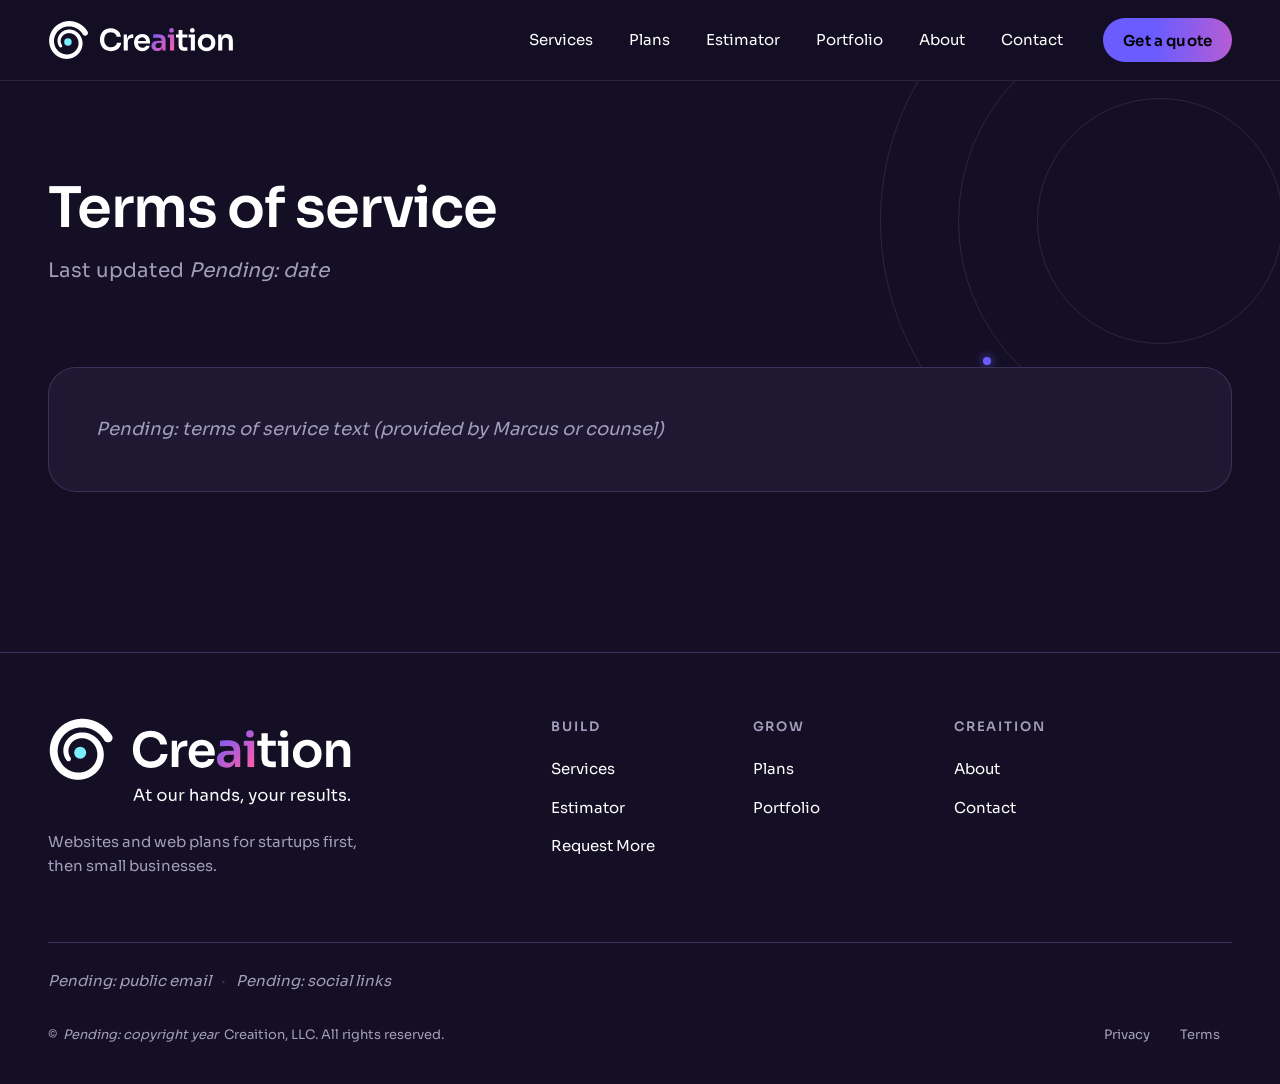
<file: terms.html>
<!doctype html>
<html lang="en"><head>
<meta charset="utf-8"><meta name="viewport" content="width=device-width, initial-scale=1, viewport-fit=cover">
<title>Terms of Service | Creaition</title><meta name="description" content="The terms for Creaition website builds and monthly plans, including upfront payment, ownership, revisions and hosting.">
<meta name="robots" content="noindex, nofollow">
<meta name="theme-color" content="#140F24">
<!-- canonical + og:url: Pending: domain/terms  (add the canonical link once the domain exists; spec §13.9)
     meta description: Pending: confirm once terms are written -->
<link rel="icon" href="assets/favicon.ico" sizes="any"><link rel="icon" href="assets/favicon.svg" type="image/svg+xml"><link rel="icon" href="assets/favicon-32.png" type="image/png" sizes="32x32"><link rel="apple-touch-icon" href="assets/apple-touch-icon-180.png"><link rel="manifest" href="site.webmanifest">
<meta property="og:type" content="website"><meta property="og:site_name" content="Creaition">
<meta property="og:title" content="Terms of Service | Creaition"><meta property="og:description" content="The terms for Creaition website builds and monthly plans, including upfront payment, ownership, revisions and hosting.">
<!-- og:image / twitter:image must be absolute URLs on the final domain: Pending: domain/assets/creaition-social-avatar-1024.png -->
<meta property="og:image" content="assets/creaition-social-avatar-1024.png"><meta property="og:image:type" content="image/png"><meta property="og:image:width" content="1024"><meta property="og:image:height" content="1024"><meta property="og:image:alt" content="Creaition logo: a continuous line curling into a cyan spark">
<meta name="twitter:card" content="summary"><meta name="twitter:title" content="Terms of Service | Creaition"><meta name="twitter:description" content="The terms for Creaition website builds and monthly plans, including upfront payment, ownership, revisions and hosting."><meta name="twitter:image" content="assets/creaition-social-avatar-1024.png"><meta name="twitter:image:alt" content="Creaition logo: a continuous line curling into a cyan spark">
<link rel="preload" href="fonts/Sora-VF-latin.woff2" as="font" type="font/woff2" crossorigin>
<link rel="stylesheet" href="css/site.css"><link rel="stylesheet" href="css/site-v1.css">
</head><body>
<a class="skip" href="#main">Skip to content</a>
<header class="site-header"><div class="container">
  <a href="index.html" class="logo-crop" aria-label="Creaition home"><img src="assets/creaition-lockup-midnight-web.svg" width="1037" height="222" alt="Creaition home"></a>
  <nav class="nav" aria-label="Main"><a href="pricing.html">Services</a><a href="plans.html">Plans</a><a href="estimator.html">Estimator</a><a href="portfolio.html">Portfolio</a><a href="about.html">About</a><a href="contact.html">Contact</a></nav>
  <a class="btn btn--primary btn--sm" href="estimator.html">Get a quote</a>
  <button class="menu-btn" aria-label="Open menu" aria-expanded="false" aria-controls="drawer"><span></span></button>
</div></header>
<nav class="drawer" id="drawer" aria-label="Menu" hidden><a href="pricing.html">Services</a><a href="plans.html">Plans</a><a href="estimator.html">Estimator</a><a href="portfolio.html">Portfolio</a><a href="about.html">About</a><a href="contact.html">Contact</a><a href="estimator.html" class="btn btn--primary drawer-cta">Get a quote</a></nav>
<main id="main">
<section class="page-hero"><div class="rings " aria-hidden="true"><div class="ring ring--spin" style="inset:0%"><i class="spark"></i></div><div class="ring ring--spin-rev" style="inset:14%"><i class="dot-v"></i></div><div class="ring ring--spin" style="inset:28%"></div></div><div class="container" style="position:relative">
  <h1>Terms of service</h1><p class="subhead body-l">Last updated <em class="pending">Pending: date</em></p></div></section>
<section class="section--tight" style="padding-top:0"><div class="container"><div class="card legal-card"><p style="margin:0"><em class="pending">Pending: terms of service text (provided by Marcus or counsel)</em></p></div></div></section>
</main>
<footer class="site-footer"><div class="container">
  <div class="foot-grid">
    <div class="foot-brand">
      <span class="logo-crop logo-crop--tag"><img src="assets/creaition-tagline-lockup-midnight-web.svg" width="1003" height="293" alt="Creaition. At our hands, your results."></span>
      <p>Websites and web plans for startups first, then small businesses.</p>
    </div>
    <div class="foot-col"><h2 class="foot-h">Build</h2><ul><li><a href="pricing.html">Services</a></li><li><a href="estimator.html">Estimator</a></li><li><a href="request-more.html">Request More</a></li></ul></div>
    <div class="foot-col"><h2 class="foot-h">Grow</h2><ul><li><a href="plans.html">Plans</a></li><li><a href="portfolio.html">Portfolio</a></li></ul></div>
    <div class="foot-col"><h2 class="foot-h">Creaition</h2><ul><li><a href="about.html">About</a></li><li><a href="contact.html">Contact</a></li></ul></div>
  </div>
  <div class="foot-contact"><em class="pending">Pending: public email</em><span class="sep" aria-hidden="true">·</span><em class="pending">Pending: social links</em></div>
  <div class="foot-bottom">
    <span class="copy">© <em class="pending">Pending: copyright year</em> Creaition, LLC. All rights reserved.</span>
    <nav aria-label="Legal"><a href="privacy.html">Privacy</a><a href="terms.html">Terms</a></nav>
  </div>
</div></footer>
<script src="js/site.js"></script>
</body></html>
</file>
<file: css/site.css>
/* Creaition company site stylesheet (Build). Started from design/source/css/site.css.
   Tokens: style-guide.md §7 (copied exactly) + design extensions marked "ext". Build additions are at the end. */
@font-face { font-family: "Sora"; src: url("../fonts/Sora-VF-latin.woff2") format("woff2"); font-weight: 300 700; font-style: normal; font-display: swap; } /* self-hosted, SIL OFL 1.1 (fonts/OFL.txt) */
:root {
  /* colour (style guide §7, exact) */
  --cr-violet: #6A5CFF;
  --cr-violet-600: #5A4BF0;
  --cr-violet-50: #F1EFFF;
  --cr-pink: #FF5CA8;
  --cr-midnight: #140F24;
  --cr-surface: #1E1833;
  --cr-raised: #2A2342;
  --cr-border: #3A3257;
  --cr-input-border: #736C94;
  --cr-muted: #A39DBD;
  --cr-cyan: #7AF0FF;
  --cr-white: #FFFFFF;
  --cr-black: #000000;
  --cr-aurora: linear-gradient(135deg, #6A5CFF 0%, #6A5CFF 25%, #FF5CA8 100%);
  --cr-aurora-pill: linear-gradient(90deg, #6A5CFF 0%, #6A5CFF 40%, #FF5CA8 160%);
  --cr-font: "Sora", ui-sans-serif, system-ui, sans-serif;
  --cr-fs-display: clamp(2.75rem, 5vw + 1rem, 4.5rem);
  --cr-fs-h1: clamp(2.25rem, 3.5vw + 1rem, 3.5rem);
  --cr-fs-h2: clamp(1.75rem, 2vw + 1rem, 2.5rem);
  --cr-fs-h3: 1.75rem;
  --cr-fs-h4: 1.375rem;
  --cr-fs-body-l: 1.25rem;
  --cr-fs-body: 1.125rem;
  --cr-fs-small: 0.9375rem;
  --cr-fs-eyebrow: 0.875rem;
  --cr-track-display: -0.025em;
  --cr-track-heading: -0.015em;
  --cr-track-eyebrow: 0.16em;
  --cr-radius-pill: 999px;
  --cr-radius-card: 28px;
  --cr-space-1: 4px;  --cr-space-2: 8px;  --cr-space-3: 12px; --cr-space-4: 16px;
  --cr-space-5: 24px; --cr-space-6: 32px; --cr-space-7: 48px; --cr-space-8: 64px; --cr-space-9: 96px;
  --cr-focus-dark: 0 0 0 3px var(--cr-midnight), 0 0 0 6px var(--cr-cyan);
  --cr-focus-light: 0 0 0 3px #FFFFFF, 0 0 0 6px var(--cr-violet);
  --cr-ease: cubic-bezier(.2, .8, .2, 1);

  /* ext: design-layer tokens (derived, no new hues) */
  --cr-radius-panel: 48px;            /* big section panels (Aurora CTA, hero art) */
  --cr-ring: rgba(255,255,255,.10);   /* thin decorative orbit rings */
  --cr-ring-strong: rgba(255,255,255,.18);
  --cr-glow-violet: 0 0 0 1px rgba(106,92,255,.55), 0 18px 60px -18px rgba(106,92,255,.55);
  --cr-dur-fast: 160ms;               /* style guide */
  --cr-dur-med: 320ms;
  --cr-dur-reveal: 560ms;
  --cr-container: 1200px;
  --cr-gutter: 24px;
  --cr-pad: 48px;                     /* page side padding desktop */
}
@media (max-width: 1023px) { :root { --cr-pad: 32px; --cr-gutter: 20px; } }
@media (max-width: 599px)  { :root { --cr-pad: 20px; --cr-gutter: 16px; --cr-radius-panel: 32px; } }

*, *::before, *::after { box-sizing: border-box; }
html { -webkit-text-size-adjust: 100%; scroll-behavior: smooth; }
body {
  margin: 0; background: var(--cr-midnight); color: var(--cr-white);
  font: 400 var(--cr-fs-body)/1.6 var(--cr-font); overflow-x: hidden;
  -webkit-font-smoothing: antialiased;
}
img, svg { display: block; max-width: 100%; }
a { color: var(--cr-cyan); text-underline-offset: 3px; }
a:focus-visible, button:focus-visible, [tabindex]:focus-visible { outline: none; box-shadow: var(--cr-focus-dark); border-radius: var(--cr-radius-pill); }
p { margin: 0 0 var(--cr-space-4); }
h1,h2,h3,h4 { margin: 0 0 var(--cr-space-4); font-weight: 600; }
.display { font-size: var(--cr-fs-display); line-height: 1.06; letter-spacing: var(--cr-track-display); }
h1, .h1 { font-size: var(--cr-fs-h1); line-height: 1.11; letter-spacing: -0.02em; }
h2, .h2 { font-size: var(--cr-fs-h2); line-height: 1.2; letter-spacing: var(--cr-track-heading); }
h3, .h3 { font-size: var(--cr-fs-h3); line-height: 1.29; letter-spacing: -0.01em; }
h4, .h4 { font-size: var(--cr-fs-h4); line-height: 1.36; letter-spacing: -0.005em; }
.body-l { font-size: var(--cr-fs-body-l); line-height: 1.6; }
.small { font-size: var(--cr-fs-small); line-height: 1.6; letter-spacing: .005em; }
.muted { color: var(--cr-muted); }
.eyebrow { display: inline-flex; align-items: center; gap: 10px; font-size: var(--cr-fs-eyebrow); line-height: 20px; font-weight: 600; letter-spacing: var(--cr-track-eyebrow); text-transform: uppercase; color: var(--cr-cyan); margin-bottom: var(--cr-space-4); }
.eyebrow::before { content: ""; width: 8px; height: 8px; border-radius: 50%; background: var(--cr-cyan); box-shadow: 0 0 12px var(--cr-cyan); }
.num { font-weight: 700; font-variant-numeric: tabular-nums; }
.tagline { font-weight: 400; letter-spacing: .01em; color: var(--cr-muted); margin: var(--cr-space-5) 0 0; }
.grad-text { background: var(--cr-aurora-pill); -webkit-background-clip: text; background-clip: text; color: transparent; }

.skip { position: absolute; left: 16px; top: -60px; z-index: 100; background: var(--cr-surface); color: var(--cr-white); padding: 12px 20px; border-radius: var(--cr-radius-pill); text-decoration: none; }
.skip:focus { top: 12px; }

/* layout */
.container { width: 100%; max-width: calc(var(--cr-container) + 2 * var(--cr-pad)); margin: 0 auto; padding: 0 var(--cr-pad); }
.section { padding: var(--cr-space-8) 0; position: relative; }
[hidden] { display: none !important; }
.nw { white-space: nowrap; }
.section--tight { padding: var(--cr-space-8) 0; }
.grid { display: grid; grid-template-columns: repeat(12, minmax(0,1fr)); gap: var(--cr-gutter); }
.stack > * + * { margin-top: var(--cr-space-4); }
.section-head { max-width: 760px; margin-bottom: var(--cr-space-7); }
.section-head p { color: var(--cr-muted); }
.center { text-align: center; margin-left: auto; margin-right: auto; }
@media (max-width: 1023px) { .section { padding: 56px 0; } }
@media (max-width: 599px) { .section { padding: var(--cr-space-7) 0; } .section--tight { padding: var(--cr-space-7) 0; } }

/* placeholder token (keep visible, styled) */
.ph { display: inline-flex; align-items: center; gap: 6px; max-width: 100%; vertical-align: baseline;
  font: 600 0.75rem/1.35 var(--cr-font); letter-spacing: .06em; text-transform: uppercase; white-space: normal;
  color: var(--cr-cyan); background: rgba(122,240,255,.07); border: 1px dashed rgba(122,240,255,.55);
  padding: 4px 12px; border-radius: var(--cr-radius-pill); }
.ph::before { content: ""; flex: none; width: 6px; height: 6px; border-radius: 50%; background: currentColor; }
.ph--block { display: flex; width: fit-content; margin: var(--cr-space-2) 0; }
.on-aurora .ph { color: var(--cr-black); background: rgba(255,255,255,.35); border-color: rgba(0,0,0,.6); }

/* header */
.site-header { position: sticky; top: 0; z-index: 50; background: rgba(20,15,36,.82); backdrop-filter: blur(16px); -webkit-backdrop-filter: blur(16px); border-bottom: 1px solid rgba(58,50,87,.6); }
.site-header .container { display: flex; align-items: center; gap: var(--cr-space-5); height: 80px; }
.logo-crop { display: block; flex: none; --a: 184px; width: calc(var(--a) * 1.0117); }
.logo-crop img { display: block; width: 100%; height: auto; }
.logo-crop--tag { --a: 300px; width: calc(var(--a) * 1.0121); }
.logo-crop--tag img { width: 100%; }
.nav { display: flex; gap: 4px; margin-left: auto; }
.nav a { color: var(--cr-white); text-decoration: none; font-size: 0.9375rem; font-weight: 400; padding: 10px 16px; white-space: nowrap; border-radius: var(--cr-radius-pill); transition: background var(--cr-dur-fast) var(--cr-ease), color var(--cr-dur-fast) var(--cr-ease); }
.nav a:hover { background: var(--cr-surface); }
.nav a[aria-current="page"] { background: var(--cr-surface); box-shadow: inset 0 0 0 1px var(--cr-border); }
.nav a[aria-current="page"]::after { content: ""; display: inline-block; width: 5px; height: 5px; border-radius: 50%; background: var(--cr-cyan); margin-left: 8px; vertical-align: middle; transform: translateY(-1px); }
.menu-btn { display: none; margin-left: auto; width: 48px; height: 48px; border-radius: 50%; border: 1px solid var(--cr-input-border); background: transparent; color: var(--cr-white); cursor: pointer; align-items: center; justify-content: center; }
.menu-btn span, .menu-btn span::before, .menu-btn span::after { display: block; width: 18px; height: 2px; border-radius: 2px; background: currentColor; position: relative; }
.menu-btn span::before, .menu-btn span::after { content: ""; position: absolute; left: 0; }
.menu-btn span::before { top: -6px; } .menu-btn span::after { top: 6px; }
@media (max-width: 1023px) {
  .nav, .site-header .btn { display: none; }
  .menu-btn { display: inline-flex; }
  .site-header .container { height: 72px; }
  .logo-crop { --a: 164px; }
}

/* buttons (style guide §5) */
.btn { display: inline-flex; align-items: center; justify-content: center; gap: 10px; font: 600 1rem/1 var(--cr-font); letter-spacing: .01em; height: 52px; padding: 0 28px; border-radius: var(--cr-radius-pill); border: 0; cursor: pointer; text-decoration: none; white-space: nowrap; transition: transform var(--cr-dur-fast) var(--cr-ease), background var(--cr-dur-fast) var(--cr-ease), box-shadow var(--cr-dur-fast) var(--cr-ease), color var(--cr-dur-fast) var(--cr-ease); }
.btn--lg { height: 64px; padding: 0 32px; font-size: 1.0625rem; }
.btn--sm { height: 44px; padding: 0 20px; font-size: .9375rem; }
.btn--primary { background: var(--cr-aurora-pill); color: var(--cr-black); }
.btn--primary:hover, .btn--primary.is-hover { background: linear-gradient(rgba(255,255,255,.14), rgba(255,255,255,.14)), var(--cr-aurora-pill); transform: translateY(-1px); box-shadow: 0 10px 30px -10px rgba(106,92,255,.8); }
.btn--primary:active, .btn--primary.is-active { transform: translateY(0); background: linear-gradient(rgba(0,0,0,.10), rgba(0,0,0,.10)), var(--cr-aurora-pill); box-shadow: none; }
.btn--secondary { background: transparent; color: var(--cr-white); box-shadow: inset 0 0 0 2px var(--cr-white); }
.btn--secondary:hover, .btn--secondary.is-hover { background: var(--cr-surface); }
.btn--secondary:active, .btn--secondary.is-active { background: var(--cr-raised); }
.btn--ghost { background: transparent; color: var(--cr-white); box-shadow: inset 0 0 0 1px var(--cr-input-border); }
.btn--ghost:hover, .btn--ghost.is-hover { background: var(--cr-surface); box-shadow: inset 0 0 0 1px var(--cr-muted); }
.btn--midnight { background: var(--cr-midnight); color: var(--cr-white); } /* ext: primary on Aurora panels */
.btn--midnight:hover, .btn--midnight.is-hover { background: var(--cr-surface); transform: translateY(-1px); }
.btn--outline-dark { background: transparent; color: var(--cr-black); box-shadow: inset 0 0 0 2px var(--cr-black); } /* ext: secondary on Aurora */
.btn--outline-dark:hover, .btn--outline-dark.is-hover { background: rgba(255,255,255,.2); }
.btn:focus-visible, .btn.is-focus { outline: none; box-shadow: var(--cr-focus-dark); }
.btn--secondary.is-focus, .btn--secondary:focus-visible { box-shadow: inset 0 0 0 2px var(--cr-white), var(--cr-focus-dark); }
.btn:disabled, .btn.is-disabled { background: var(--cr-raised); color: var(--cr-muted); cursor: not-allowed; transform: none; box-shadow: none; }
.btn--secondary:disabled, .btn--secondary.is-disabled { background: transparent; box-shadow: inset 0 0 0 2px var(--cr-border); }
.btn .arrow { width: 18px; height: 18px; transition: transform var(--cr-dur-fast) var(--cr-ease); }
.btn:hover .arrow { transform: translateX(3px); }
.btn-row { display: flex; flex-wrap: wrap; gap: var(--cr-space-3); align-items: center; }
.icon-btn { width: 44px; height: 44px; border-radius: 50%; display: inline-flex; align-items: center; justify-content: center; background: var(--cr-surface); color: var(--cr-white); border: 1px solid var(--cr-input-border); cursor: pointer; font: 600 1.25rem/1 var(--cr-font); transition: background var(--cr-dur-fast) var(--cr-ease), border-color var(--cr-dur-fast); }
.icon-btn:hover, .icon-btn.is-hover { background: var(--cr-raised); border-color: var(--cr-muted); }
.icon-btn:disabled, .icon-btn.is-disabled { opacity: .45; cursor: not-allowed; }
.icon-btn:focus-visible, .icon-btn.is-focus { outline: none; box-shadow: var(--cr-focus-dark); }
.text-link { display: inline-flex; align-items: center; gap: 8px; font-weight: 600; color: var(--cr-cyan); text-decoration: none; border-radius: var(--cr-radius-pill); padding: 4px 2px; }
.text-link:hover { text-decoration: underline; }
.text-link svg { width: 16px; height: 16px; transition: transform var(--cr-dur-fast) var(--cr-ease); }
.text-link:hover svg { transform: translateX(3px); }

/* chips */
.chip { display: inline-flex; align-items: center; gap: 6px; height: 28px; padding: 0 12px; border-radius: var(--cr-radius-pill); font: 600 .8125rem/1 var(--cr-font); letter-spacing: .02em; }
.chip--aurora { background: var(--cr-aurora-pill); color: var(--cr-black); }
.chip--outline { box-shadow: inset 0 0 0 1px var(--cr-input-border); color: var(--cr-white); }
.chip--cyan { box-shadow: inset 0 0 0 1px rgba(122,240,255,.6); color: var(--cr-cyan); }

/* cards */
.card { position: relative; background: var(--cr-surface); border-radius: var(--cr-radius-card); padding: var(--cr-space-6); box-shadow: inset 0 0 0 1px var(--cr-border); transition: box-shadow var(--cr-dur-med) var(--cr-ease), transform var(--cr-dur-med) var(--cr-ease), background var(--cr-dur-med); }
.card--hover:hover, .card--hover.is-hover { box-shadow: inset 0 0 0 1px rgba(106,92,255,.7), 0 24px 60px -24px rgba(106,92,255,.6); transform: translateY(-3px); }
.card--ring { background: linear-gradient(var(--cr-surface), var(--cr-surface)) padding-box, var(--cr-aurora) border-box; border: 1.5px solid transparent; box-shadow: none; }
.icon-orb { width: 56px; height: 56px; border-radius: 50%; display: grid; place-items: center; margin-bottom: var(--cr-space-5); position: relative; background: radial-gradient(circle at 30% 30%, rgba(106,92,255,.35), rgba(106,92,255,.05) 70%); box-shadow: inset 0 0 0 1px rgba(106,92,255,.6); color: var(--cr-white); }
.icon-orb::after { content: ""; position: absolute; inset: -7px; border-radius: 50%; border: 1px solid var(--cr-ring); }
.icon-orb svg { width: 26px; height: 26px; }
.card h3, .card h4 { margin-bottom: var(--cr-space-2); }
.card p:last-child { margin-bottom: 0; }

/* rings decoration */
.rings { position: absolute; pointer-events: none; border-radius: 50%; }
.ring { position: absolute; border-radius: 50%; border: 1px solid var(--cr-ring); inset: 0; }
.ring--spin { animation: cr-spin 60s linear infinite; }
.ring--spin-rev { animation: cr-spin 90s linear infinite reverse; }
.ring .spark { position: absolute; width: 10px; height: 10px; border-radius: 50%; background: var(--cr-cyan); box-shadow: 0 0 14px 2px rgba(122,240,255,.7); top: -5px; left: calc(50% - 5px); }
.ring .dot-v { position: absolute; width: 8px; height: 8px; border-radius: 50%; background: var(--cr-violet); bottom: 14%; left: 6%; box-shadow: 0 0 10px rgba(106,92,255,.9); }
@keyframes cr-spin { to { transform: rotate(360deg); } }
.orb-glow { position: absolute; border-radius: 50%; filter: blur(70px); opacity: .45; pointer-events: none; }

/* hero */
.hero { position: relative; padding: 88px 0 var(--cr-space-9); overflow: hidden; }
.hero .grid { align-items: center; }
.hero-copy { grid-column: 1 / span 6; position: relative; z-index: 2; }
.hero-art { grid-column: 7 / span 6; position: relative; aspect-ratio: 1 / 1; display: grid; place-items: center; }
.hero-card { position: relative; z-index: 2; width: 78%; border-radius: var(--cr-radius-panel); overflow: hidden; box-shadow: 0 40px 100px -30px rgba(106,92,255,.7), 0 0 0 1px rgba(255,255,255,.08); transform: rotate(-4deg); }
.hero-card img { width: 100%; height: auto; }
.hero .display { margin-bottom: var(--cr-space-5); }
.hero .subhead { color: var(--cr-muted); max-width: 540px; margin-bottom: var(--cr-space-6); }
.page-hero { padding: 96px 0 var(--cr-space-8); position: relative; overflow: hidden; }
.page-hero .subhead { color: var(--cr-muted); max-width: 640px; }
.page-hero h1 { max-width: 820px; }
.page-hero .rings { right: -160px; top: -140px; width: 560px; height: 560px; }
@media (max-width: 1023px) {
  .hero-copy, .hero-art { grid-column: 1 / -1; }
  .hero-art { max-width: 520px; width: 100%; margin: 0 auto; order: -1; }
}
@media (max-width: 599px) {
  .hero { padding: 24px 0 var(--cr-space-8); }
  .hero-art { aspect-ratio: 1 / 0.82; }
  .hero-card { width: 84%; }
  .page-hero { padding: var(--cr-space-8) 0 var(--cr-space-6); }
  .page-hero .rings { right: -220px; top: -180px; width: 420px; height: 420px; }
}

/* proof strip */
.proof { display: grid; grid-template-columns: repeat(4, minmax(0,1fr)); gap: var(--cr-gutter); }
.proof .stat { padding: var(--cr-space-5) var(--cr-space-5) var(--cr-space-5) 0; border-top: 1px solid var(--cr-border); }
.proof .stat strong { display: block; font-size: 1.75rem; line-height: 1.2; font-weight: 700; letter-spacing: -0.01em; margin-bottom: 6px; }
.proof .stat span { color: var(--cr-muted); font-size: var(--cr-fs-small); }
.footnote { margin-top: var(--cr-space-5); font-size: .875rem; color: var(--cr-muted); }
@media (max-width: 1023px) { .proof { grid-template-columns: repeat(2, minmax(0,1fr)); } }

/* feature cards */
.cards-5 { display: grid; grid-template-columns: repeat(6, minmax(0,1fr)); gap: var(--cr-gutter); }
.cards-5 > * { grid-column: span 2; }
.cards-5 > :nth-child(4) { grid-column: 2 / span 2; }
.cards-5 > :nth-child(5) { grid-column: 4 / span 2; }
.cards-3 { display: grid; grid-template-columns: repeat(3, minmax(0,1fr)); gap: var(--cr-gutter); }
.cards-2 { display: grid; grid-template-columns: repeat(2, minmax(0,1fr)); gap: var(--cr-gutter); }
@media (max-width: 1023px) {
  .cards-5 { grid-template-columns: repeat(2, minmax(0,1fr)); }
  .cards-5 > *, .cards-5 > :nth-child(4), .cards-5 > :nth-child(5) { grid-column: auto; }
  .cards-3 { grid-template-columns: 1fr; }
}
@media (max-width: 599px) { .cards-5, .cards-2 { grid-template-columns: 1fr; } .card { padding: var(--cr-space-5); } }

/* split layout */
.split { display: grid; grid-template-columns: repeat(12, minmax(0,1fr)); gap: var(--cr-gutter); align-items: start; }
.split > .l { grid-column: 1 / span 5; }
.split > .r { grid-column: 7 / span 6; }
.split > .l-wide { grid-column: 1 / span 7; }
.split > .r-narrow { grid-column: 9 / span 4; }
.sticky { position: sticky; top: 112px; }
.split > .rm-aside { grid-column: 9 / span 4; grid-row: 1; }
.split > .rm-form { grid-column: 1 / span 8; grid-row: 1; }
@media (max-width: 1023px) { .split > .l, .split > .r, .split > .l-wide, .split > .r-narrow, .split > .rm-aside, .split > .rm-form { grid-column: 1 / -1; grid-row: auto; } .sticky { position: static; } }

/* estimator widget */
.estimator { background: var(--cr-surface); border-radius: 36px; padding: var(--cr-space-6); position: relative; box-shadow: inset 0 0 0 1px var(--cr-border), 0 40px 80px -40px rgba(0,0,0,.6); }
.estimator::before { content: ""; position: absolute; inset: 0; border-radius: inherit; padding: 1.5px; background: var(--cr-aurora); -webkit-mask: linear-gradient(#000 0 0) content-box, linear-gradient(#000 0 0); -webkit-mask-composite: xor; mask-composite: exclude; pointer-events: none; opacity: .9; }
.est-head { display: flex; justify-content: space-between; align-items: flex-start; gap: var(--cr-space-4); margin-bottom: var(--cr-space-5); }
.est-head h3 { margin: 0 0 4px; font-size: var(--cr-fs-h4); }
.est-head p { margin: 0; color: var(--cr-muted); font-size: var(--cr-fs-small); }
.est-line { display: grid; grid-template-columns: 44px 1fr auto; gap: var(--cr-space-4); align-items: center; padding: var(--cr-space-4) var(--cr-space-5) var(--cr-space-4) var(--cr-space-4); border-radius: var(--cr-radius-card); background: var(--cr-midnight); box-shadow: inset 0 0 0 1px var(--cr-border); }
.est-line .lock { width: 44px; height: 44px; border-radius: 50%; display: grid; place-items: center; background: var(--cr-raised); color: var(--cr-cyan); }
.est-line .lock svg { width: 20px; height: 20px; }
.est-line .name { font-weight: 600; display: flex; flex-wrap: wrap; gap: 8px; align-items: center; line-height: 1.3; }
.est-line .meta { font-size: .875rem; color: var(--cr-muted); margin-top: 4px; display: flex; flex-wrap: wrap; gap: 6px 12px; align-items: center; }
.est-line .meta .turn { display: inline-flex; align-items: center; gap: 6px; color: var(--cr-cyan); font-weight: 600; }
.est-line .meta .turn svg { width: 14px; height: 14px; }
.est-line .price { font-size: 1.375rem; font-weight: 700; }
.slider-block { padding: var(--cr-space-5) var(--cr-space-1) 0; }
.slider-top { display: flex; justify-content: space-between; align-items: baseline; gap: var(--cr-space-3); margin-bottom: 4px; }
.slider-top label { font-weight: 600; font-size: 1.0625rem; }
.slider-top output { font-weight: 700; font-variant-numeric: tabular-nums; white-space: nowrap; }
.slider-top output .eq { color: var(--cr-muted); font-weight: 400; }
.slider-help { font-size: .875rem; color: var(--cr-muted); margin: 0 0 var(--cr-space-3); }
.range-wrap { position: relative; height: 44px; display: flex; align-items: center; }
.range { -webkit-appearance: none; appearance: none; width: 100%; height: 44px; background: transparent; margin: 0; cursor: pointer; position: relative; z-index: 2; --p: 0%; }
.range::-webkit-slider-runnable-track { height: 10px; border-radius: var(--cr-radius-pill); background: linear-gradient(90deg, #6A5CFF 0%, #6A5CFF 40%, #FF5CA8 160%) 0 0 / var(--p) 100% no-repeat, var(--cr-raised); box-shadow: inset 0 0 0 1px var(--cr-input-border); }
.range::-moz-range-track { height: 10px; border-radius: var(--cr-radius-pill); background: var(--cr-raised); }
.range::-moz-range-progress { height: 10px; border-radius: var(--cr-radius-pill); background: var(--cr-aurora-pill); }
.range::-webkit-slider-thumb { -webkit-appearance: none; width: 30px; height: 30px; margin-top: -10px; border-radius: 50%; background: var(--cr-white); border: 0; box-shadow: 0 0 0 6px rgba(106,92,255,.35), 0 4px 14px rgba(0,0,0,.5); transition: box-shadow var(--cr-dur-fast) var(--cr-ease), transform var(--cr-dur-fast) var(--cr-ease); }
.range::-moz-range-thumb { width: 30px; height: 30px; border-radius: 50%; background: var(--cr-white); border: 0; box-shadow: 0 0 0 6px rgba(106,92,255,.35); }
.range:hover::-webkit-slider-thumb, .range.is-hover::-webkit-slider-thumb { box-shadow: 0 0 0 9px rgba(106,92,255,.4), 0 4px 14px rgba(0,0,0,.5); }
.range:active::-webkit-slider-thumb, .range.is-active::-webkit-slider-thumb { transform: scale(1.1); box-shadow: 0 0 0 10px rgba(255,92,168,.30), 0 4px 14px rgba(0,0,0,.5); }
.range:focus-visible { outline: none; box-shadow: none; }
.range:focus-visible::-webkit-slider-thumb, .range.is-focus::-webkit-slider-thumb { box-shadow: 0 0 0 3px var(--cr-midnight), 0 0 0 6px var(--cr-cyan); }
.range:disabled { cursor: not-allowed; opacity: .45; }
.ticks { display: flex; justify-content: space-between; padding: 0 11px; margin-top: 2px; }
.ticks span { width: 8px; text-align: center; font-size: .75rem; color: var(--cr-muted); font-variant-numeric: tabular-nums; position: relative; }
.ticks span::before { content: ""; display: block; width: 4px; height: 4px; border-radius: 50%; margin: 0 auto 4px; background: var(--cr-input-border); }
.ticks span.on::before { background: var(--cr-cyan); }
.est-total { margin-top: var(--cr-space-6); padding-top: var(--cr-space-5); border-top: 1px dashed var(--cr-input-border); display: flex; justify-content: space-between; align-items: flex-end; gap: var(--cr-space-4); flex-wrap: wrap; }
.est-total .label { font-size: var(--cr-fs-eyebrow); font-weight: 600; letter-spacing: var(--cr-track-eyebrow); text-transform: uppercase; color: var(--cr-muted); }
.est-total .value { font-size: clamp(3rem, 4vw + 1rem, 4rem); line-height: 1; font-weight: 700; letter-spacing: -0.03em; font-variant-numeric: tabular-nums; }
.est-total .value.bump { animation: cr-bump 320ms var(--cr-ease); }
@keyframes cr-bump { 40% { transform: scale(1.05); text-shadow: 0 0 24px rgba(122,240,255,.5); } }
.est-state { margin-top: var(--cr-space-4); font-size: var(--cr-fs-small); color: var(--cr-white); background: var(--cr-midnight); border-radius: var(--cr-radius-card); padding: 14px 20px; box-shadow: inset 0 0 0 1px var(--cr-border); display: flex; gap: 12px; align-items: flex-start; }
.est-state::before { content: ""; flex: none; width: 8px; height: 8px; border-radius: 50%; margin-top: 8px; background: var(--cr-cyan); box-shadow: 0 0 10px var(--cr-cyan); }
.est-state a { font-weight: 600; }
.est-actions { margin-top: var(--cr-space-5); display: flex; align-items: center; justify-content: space-between; gap: var(--cr-space-4); flex-wrap: wrap; }
.est-actions .rm { display: flex; flex-direction: column; gap: 2px; }
.est-actions .rm .text-link { font-size: 1.0625rem; }
.est-actions .rm small { font-size: .875rem; color: var(--cr-muted); }
.fineprint { margin: var(--cr-space-5) 0 0; padding: 0; list-style: none; display: grid; gap: 6px; font-size: .8125rem; line-height: 1.5; color: var(--cr-muted); }
.fineprint li { display: flex; gap: 10px; align-items: flex-start; }
.fineprint li::before { content: ""; flex: none; width: 4px; height: 4px; border-radius: 50%; background: var(--cr-input-border); margin-top: 8px; }
@media (max-width: 599px) {
  .estimator { padding: var(--cr-space-5) var(--cr-space-4); border-radius: var(--cr-radius-card); }
  .est-line { grid-template-columns: 40px 1fr; padding: 14px 18px 14px 12px; border-radius: var(--cr-radius-card); }
  .est-line .lock { width: 40px; height: 40px; }
  .est-line .price { grid-column: 2; font-size: 1.25rem; }
  .est-actions { flex-direction: column; align-items: flex-start; }
}

/* invoice / plans */
.plan-card { display: flex; flex-direction: column; }
.plan-card .plan-top { display: flex; justify-content: space-between; align-items: center; gap: 8px; margin-bottom: var(--cr-space-2); flex-wrap: wrap; }
.plan-card .plan-name { font-size: var(--cr-fs-h4); font-weight: 600; margin: 0; }
.plan-card .for { color: var(--cr-muted); font-size: var(--cr-fs-small); margin-bottom: var(--cr-space-5); }
.plan-price { display: flex; align-items: baseline; gap: 6px; padding: var(--cr-space-4) 0; border-top: 1px solid var(--cr-border); border-bottom: 1px dashed var(--cr-input-border); margin-bottom: var(--cr-space-5); }
.plan-price .amt { font-size: 2.5rem; line-height: 1; font-weight: 700; letter-spacing: -0.02em; }
.plan-price .per { color: var(--cr-muted); font-size: var(--cr-fs-small); }
.plan-price .lbl { margin-right: auto; font-size: .8125rem; color: var(--cr-muted); letter-spacing: .12em; text-transform: uppercase; font-weight: 600; }
.ticklist { list-style: none; margin: 0 0 var(--cr-space-6); padding: 0; display: grid; gap: 12px; font-size: var(--cr-fs-small); flex: 1; align-content: start; }
.ticklist li { display: grid; grid-template-columns: 22px 1fr; gap: 12px; align-items: start; line-height: 1.5; }
.ticklist li::before { content: ""; width: 22px; height: 22px; border-radius: 50%; margin-top: 0; background: no-repeat center/12px url("data:image/svg+xml,%3Csvg xmlns='http://www.w3.org/2000/svg' viewBox='0 0 12 12'%3E%3Cpath d='M2.5 6.3 5 8.6l4.5-5' fill='none' stroke='%237AF0FF' stroke-width='1.8' stroke-linecap='round' stroke-linejoin='round'/%3E%3C/svg%3E"), rgba(122,240,255,.08); box-shadow: inset 0 0 0 1px rgba(122,240,255,.45); }
.plan-card .btn { width: 100%; }
.plan-card--infinity { background: linear-gradient(var(--cr-surface), var(--cr-surface)) padding-box, var(--cr-aurora) border-box; border: 1.5px solid transparent; box-shadow: 0 30px 80px -40px rgba(255,92,168,.45); }
.invoice { background: var(--cr-surface); border-radius: var(--cr-radius-card); padding: var(--cr-space-5) var(--cr-space-6); box-shadow: inset 0 0 0 1px var(--cr-border); }
.invoice-head { display: flex; justify-content: space-between; font-size: .8125rem; font-weight: 600; letter-spacing: .12em; text-transform: uppercase; color: var(--cr-muted); padding-bottom: 12px; border-bottom: 1px solid var(--cr-border); }
.inv-row { display: flex; justify-content: space-between; align-items: baseline; gap: var(--cr-space-4); padding: 14px 0; border-bottom: 1px dashed var(--cr-border); }
.inv-row:last-child { border-bottom: 0; }
.inv-row .amt { font-weight: 700; font-variant-numeric: tabular-nums; white-space: nowrap; }
.inv-row .amt small { font-weight: 400; color: var(--cr-muted); font-size: .8125rem; margin-left: 2px; }
.inv-row .item { display: flex; gap: 12px; align-items: center; }
.inv-row .item .idx { width: 28px; height: 28px; flex: none; border-radius: 50%; display: grid; place-items: center; font-size: .75rem; font-weight: 700; box-shadow: inset 0 0 0 1px var(--cr-input-border); color: var(--cr-muted); }

/* monthly selector */
.selector { display: grid; grid-template-columns: repeat(12, minmax(0,1fr)); gap: var(--cr-gutter); align-items: start; }
.selector .pickers { grid-column: 1 / span 7; display: grid; gap: var(--cr-space-6); }
.selector .receipt-col { grid-column: 8 / span 5; position: sticky; top: 112px; }
@media (max-width: 1023px) { .selector .pickers, .selector .receipt-col { grid-column: 1 / -1; position: static; } }
fieldset { border: 0; margin: 0; padding: 0; min-width: 0; }
legend { font-weight: 600; font-size: 1.0625rem; padding: 0; margin-bottom: 4px; }
.legend-help { font-size: .875rem; color: var(--cr-muted); margin: 0 0 var(--cr-space-3); }
.opt-list { display: grid; gap: 10px; }
.opt { position: relative; display: grid; grid-template-columns: 24px 1fr auto; gap: 14px; align-items: center; padding: 14px 24px 14px 18px; border-radius: var(--cr-radius-pill); background: var(--cr-surface); box-shadow: inset 0 0 0 1.5px var(--cr-border); cursor: pointer; transition: box-shadow var(--cr-dur-fast) var(--cr-ease), background var(--cr-dur-fast) var(--cr-ease); }
.opt input { position: absolute; opacity: 0; width: 1px; height: 1px; }
.opt .radio { width: 24px; height: 24px; border-radius: 50%; box-shadow: inset 0 0 0 2px var(--cr-input-border); display: grid; place-items: center; transition: box-shadow var(--cr-dur-fast); }
.opt .radio::after { content: ""; width: 10px; height: 10px; border-radius: 50%; background: var(--cr-white); transform: scale(0); transition: transform var(--cr-dur-fast) var(--cr-ease); }
.opt .t { font-weight: 600; line-height: 1.3; }
.opt .d { display: block; font-size: .8125rem; color: var(--cr-muted); font-weight: 400; margin-top: 2px; line-height: 1.45; }
.opt .d .ph { margin-top: 6px; font-size: .6875rem; }
.opt .p { font-weight: 700; font-variant-numeric: tabular-nums; white-space: nowrap; }
.opt .p small { font-weight: 400; color: var(--cr-muted); font-size: .8125rem; }
.opt:hover, .opt.is-hover { box-shadow: inset 0 0 0 1.5px var(--cr-input-border); background: var(--cr-raised); }
.opt:has(input:checked), .opt.is-checked { background: linear-gradient(var(--cr-surface), var(--cr-surface)) padding-box, var(--cr-aurora-pill) border-box; border: 1.5px solid transparent; box-shadow: 0 10px 30px -16px rgba(106,92,255,.9); padding: 12.5px 22.5px 12.5px 16.5px; }
.opt:has(input:checked) .radio, .opt.is-checked .radio { box-shadow: none; background: var(--cr-aurora-pill); }
.opt:has(input:checked) .radio::after, .opt.is-checked .radio::after { transform: scale(1); background: var(--cr-black); }
.opt:has(input:focus-visible), .opt.is-focus { box-shadow: var(--cr-focus-dark); }
.opt:has(input:disabled), .opt.is-disabled { opacity: .5; cursor: not-allowed; background: var(--cr-raised); }
@media (max-width: 599px) {
  .opt { grid-template-columns: 24px 1fr; border-radius: var(--cr-radius-card); padding: 14px 18px; }
  .opt .p { grid-column: 2; }
  .opt:has(input:checked), .opt.is-checked { padding: 12.5px 16.5px; }
}
.stepper-row { display: flex; align-items: center; justify-content: space-between; gap: var(--cr-space-4); padding: var(--cr-space-4) var(--cr-space-5); border-radius: var(--cr-radius-card); background: var(--cr-surface); box-shadow: inset 0 0 0 1.5px var(--cr-border); flex-wrap: wrap; }
.stepper-row .opt-tag { font-size: .6875rem; font-weight: 600; letter-spacing: .14em; text-transform: uppercase; color: var(--cr-muted); box-shadow: inset 0 0 0 1px var(--cr-border); border-radius: 999px; padding: 3px 10px; margin-left: 8px; vertical-align: middle; }
.stepper { display: inline-flex; align-items: center; gap: 6px; background: var(--cr-midnight); border-radius: var(--cr-radius-pill); padding: 4px; box-shadow: inset 0 0 0 1px var(--cr-border); }
.stepper output { min-width: 40px; text-align: center; font-weight: 700; font-variant-numeric: tabular-nums; font-size: 1.125rem; }
.receipt { background: var(--cr-surface); border-radius: 36px; padding: var(--cr-space-6); position: relative; box-shadow: inset 0 0 0 1px var(--cr-border); overflow: hidden; }
.receipt::before { content: ""; position: absolute; inset: 0; border-radius: inherit; padding: 1.5px; background: var(--cr-aurora); -webkit-mask: linear-gradient(#000 0 0) content-box, linear-gradient(#000 0 0); -webkit-mask-composite: xor; mask-composite: exclude; pointer-events: none; }
.receipt h3 { font-size: var(--cr-fs-h4); margin-bottom: 4px; }
.receipt .intro { color: var(--cr-muted); font-size: var(--cr-fs-small); margin-bottom: var(--cr-space-5); }
.receipt .inv-row { font-size: var(--cr-fs-small); }
.receipt .inv-row.zero .amt { color: var(--cr-muted); }
.receipt-total { margin-top: var(--cr-space-3); padding-top: var(--cr-space-4); border-top: 2px solid var(--cr-white); display: flex; justify-content: space-between; align-items: baseline; gap: var(--cr-space-3); flex-wrap: wrap; }
.receipt-total .label { font-weight: 600; }
.receipt-total .value { font-size: 2.75rem; font-weight: 700; line-height: 1; letter-spacing: -0.02em; font-variant-numeric: tabular-nums; }
.receipt-total .value small { font-size: 1rem; color: var(--cr-muted); font-weight: 400; margin-left: 4px; letter-spacing: 0; }
.receipt .state { margin: var(--cr-space-4) 0 var(--cr-space-5); font-size: .875rem; color: var(--cr-cyan); }
.receipt .btn { width: 100%; }
@media (max-width: 599px) { .receipt { padding: var(--cr-space-5); border-radius: var(--cr-radius-card); } .receipt-total .value { font-size: 2.25rem; } }

/* forms */
.form-card { background: var(--cr-surface); border-radius: 36px; padding: var(--cr-space-7); box-shadow: inset 0 0 0 1px var(--cr-border); }
.form-card h2 { font-size: var(--cr-fs-h3); }
.form-section { padding-top: var(--cr-space-6); margin-top: var(--cr-space-6); border-top: 1px solid var(--cr-border); }
.form-section > h3 { font-size: 1.125rem; margin-bottom: var(--cr-space-5); display: flex; align-items: center; gap: 12px; }
.form-section > h3 .n { width: 32px; height: 32px; border-radius: 50%; display: grid; place-items: center; font-size: .8125rem; font-weight: 700; background: var(--cr-aurora-pill); color: var(--cr-black); }
.fields { display: grid; grid-template-columns: 1fr 1fr; gap: var(--cr-space-5) var(--cr-gutter); }
.fields .full { grid-column: 1 / -1; }
.field label, .field .lbl { display: flex; justify-content: space-between; gap: 8px; font-size: .9375rem; font-weight: 600; margin-bottom: 8px; }
.field .req { font-size: .75rem; font-weight: 600; color: var(--cr-cyan); letter-spacing: .04em; }
.field .opt-txt { font-size: .75rem; font-weight: 400; color: var(--cr-muted); }
.field .help { font-size: .8125rem; color: var(--cr-muted); margin-top: 8px; line-height: 1.45; }
.input, .select, .textarea { width: 100%; font: 400 1rem var(--cr-font); color: var(--cr-white); height: 52px; padding: 0 24px; border-radius: var(--cr-radius-pill); background: var(--cr-surface); border: 2px solid var(--cr-input-border); transition: border-color var(--cr-dur-fast) var(--cr-ease), box-shadow var(--cr-dur-fast) var(--cr-ease); }
.form-card .input, .form-card .select, .form-card .textarea { background-color: var(--cr-midnight); }
.input, .select, .textarea { color-scheme: dark; }
.input::placeholder, .textarea::placeholder { color: var(--cr-muted); }
.input:hover, .select:hover, .textarea:hover, .input.is-hover { border-color: var(--cr-muted); }
.input:focus-visible, .select:focus-visible, .textarea:focus-visible, .input.is-focus { outline: none; border-color: var(--cr-cyan); box-shadow: 0 0 0 3px rgba(122,240,255,.35); }
.input:disabled, .input.is-disabled { background: var(--cr-raised) !important; opacity: .6; cursor: not-allowed; }
.input[aria-invalid="true"] { border-color: var(--cr-pink); }
.select { -webkit-appearance: none; appearance: none; padding-right: 56px; cursor: pointer; background-image: url("data:image/svg+xml,%3Csvg xmlns='http://www.w3.org/2000/svg' viewBox='0 0 24 24'%3E%3Cpath d='m7 10 5 5 5-5' fill='none' stroke='%23A39DBD' stroke-width='2' stroke-linecap='round' stroke-linejoin='round'/%3E%3C/svg%3E"); background-repeat: no-repeat; background-position: right 20px center; background-size: 20px; }
.textarea { height: auto; min-height: 140px; padding: 18px 24px; border-radius: var(--cr-radius-card); resize: vertical; line-height: 1.5; }
.err { display: flex; gap: 8px; align-items: center; color: var(--cr-pink); font-size: .8125rem; margin-top: 8px; }
.err svg { width: 16px; height: 16px; flex: none; }
.seg { display: flex; flex-wrap: wrap; gap: 8px; }
.seg label { margin: 0; }
.seg input { position: absolute; opacity: 0; width: 1px; height: 1px; }
.seg span { display: inline-flex; align-items: center; height: 44px; padding: 0 20px; border-radius: var(--cr-radius-pill); font-weight: 400; font-size: .9375rem; box-shadow: inset 0 0 0 2px var(--cr-input-border); cursor: pointer; transition: background var(--cr-dur-fast), box-shadow var(--cr-dur-fast), color var(--cr-dur-fast); }
.seg span:hover, .seg span.is-hover { box-shadow: inset 0 0 0 2px var(--cr-muted); background: var(--cr-raised); }
.seg input:checked + span, .seg span.is-checked { background: var(--cr-aurora-pill); color: var(--cr-black); font-weight: 600; box-shadow: none; }
.seg input:focus-visible + span, .seg span.is-focus { box-shadow: inset 0 0 0 2px var(--cr-input-border), var(--cr-focus-dark); }
.seg input:disabled + span, .seg span.is-disabled { opacity: .45; cursor: not-allowed; }
.check { display: flex; gap: 14px; align-items: flex-start; font-size: .9375rem; cursor: pointer; }
.check input { position: absolute; opacity: 0; width: 1px; height: 1px; }
.check .box { flex: none; width: 26px; height: 26px; border-radius: 50%; box-shadow: inset 0 0 0 2px var(--cr-input-border); display: grid; place-items: center; margin-top: -1px; }
.check input:checked + .box { background: var(--cr-aurora-pill); box-shadow: none; }
.check input:checked + .box::after { content: ""; width: 12px; height: 7px; border-left: 2px solid #000; border-bottom: 2px solid #000; transform: rotate(-45deg) translate(1px,-1px); border-radius: 1px; }
.check input:focus-visible + .box { box-shadow: inset 0 0 0 2px var(--cr-input-border), var(--cr-focus-dark); }
.hp { position: absolute !important; left: -9999px; width: 1px; height: 1px; overflow: hidden; }
.snapshot { display: flex; gap: var(--cr-space-4); align-items: center; justify-content: space-between; flex-wrap: wrap; padding: 16px 20px 16px 24px; border-radius: var(--cr-radius-card); background: var(--cr-midnight); box-shadow: inset 0 0 0 1px rgba(122,240,255,.35); margin-top: var(--cr-space-5); }
.snapshot .s-text { font-size: .9375rem; }
.snapshot .s-text strong { font-weight: 700; }
.snapshot .s-text .muted { display: block; font-size: .75rem; letter-spacing: .14em; text-transform: uppercase; font-weight: 600; margin-bottom: 2px; }
@media (max-width: 599px) {
  .form-card { padding: var(--cr-space-5); border-radius: var(--cr-radius-card); }
  .fields { grid-template-columns: 1fr; }
  .snapshot { border-radius: var(--cr-radius-card); padding: 16px 20px; }
}
.steps { list-style: none; margin: var(--cr-space-5) 0 0; padding: 0; display: grid; gap: var(--cr-space-5); counter-reset: s; position: relative; }
.steps li { display: grid; grid-template-columns: 48px 1fr; gap: var(--cr-space-4); position: relative; }
.steps li::before { counter-increment: s; content: counter(s); width: 48px; height: 48px; border-radius: 50%; display: grid; place-items: center; font-weight: 700; background: var(--cr-midnight); box-shadow: inset 0 0 0 1.5px var(--cr-violet); position: relative; z-index: 1; }
.steps li:not(:last-child)::after { content: ""; position: absolute; left: 23px; top: 52px; bottom: calc(-1 * var(--cr-space-5) + 4px); width: 2px; border-radius: 2px; background: linear-gradient(var(--cr-violet), transparent); }
.steps strong { display: block; font-weight: 600; }
.steps span { color: var(--cr-muted); font-size: var(--cr-fs-small); }

/* aurora panel */
.aurora-panel { position: relative; overflow: hidden; background: var(--cr-aurora); border-radius: var(--cr-radius-panel); padding: var(--cr-space-9) var(--cr-space-8); color: var(--cr-white); }
.aurora-panel .copy { position: relative; z-index: 1; max-width: 640px; }
.aurora-panel h2 { font-size: var(--cr-fs-h1); line-height: 1.1; letter-spacing: -0.02em; }
.aurora-panel p.sub { color: var(--cr-black); font-size: var(--cr-fs-body-l); }
.aurora-panel .tagline { color: var(--cr-black); }
.aurora-panel .rings { right: -120px; top: 50%; width: 560px; height: 560px; transform: translateY(-50%); }
.aurora-panel .ring { border-color: rgba(255,255,255,.28); }
.aurora-panel .ring .spark { background: var(--cr-cyan); }
@media (max-width: 599px) { .aurora-panel { padding: var(--cr-space-7) var(--cr-space-5) var(--cr-space-8); } .aurora-panel .rings { right: -240px; top: auto; bottom: -300px; transform: none; } .aurora-panel .btn { width: 100%; } }

/* soft panel (midnight) */
.soft-panel { position: relative; overflow: hidden; background: radial-gradient(120% 140% at 0% 0%, rgba(106,92,255,.22), transparent 55%), var(--cr-surface); border-radius: var(--cr-radius-panel); padding: var(--cr-space-8); box-shadow: inset 0 0 0 1px var(--cr-border); }
@media (max-width: 599px) { .soft-panel { padding: var(--cr-space-6) var(--cr-space-5); } }

/* FAQ */
.faq { display: grid; gap: 12px; }
.faq details { background: var(--cr-surface); border-radius: var(--cr-radius-card); box-shadow: inset 0 0 0 1px var(--cr-border); padding: 0 var(--cr-space-5); transition: box-shadow var(--cr-dur-fast); }
.faq details[open] { box-shadow: inset 0 0 0 1px rgba(106,92,255,.7); }
.faq summary { list-style: none; cursor: pointer; display: flex; justify-content: space-between; align-items: center; gap: var(--cr-space-4); padding: 20px 0; font-weight: 600; }
.faq summary::-webkit-details-marker { display: none; }
.faq summary::after { content: "+"; flex: none; width: 32px; height: 32px; border-radius: 50%; display: grid; place-items: center; box-shadow: inset 0 0 0 1px var(--cr-input-border); color: var(--cr-cyan); font-size: 1.25rem; transition: transform var(--cr-dur-med) var(--cr-ease); }
.faq details[open] summary::after { transform: rotate(45deg); }
.faq details p { color: var(--cr-muted); font-size: var(--cr-fs-small); padding-bottom: 20px; margin: 0; }

/* portfolio orbit (empty state) */
.orbit-stage { position: relative; aspect-ratio: 1/1; width: 100%; max-width: 560px; margin: 0 auto; }
.orbit-stage .ring { border-color: var(--cr-ring-strong); }
.orbit-stage .ring.dashed { border-style: dashed; border-color: rgba(163,157,189,.35); }
.orbit-core { position: absolute; inset: 35%; border-radius: 50%; display: grid; place-items: center; background: radial-gradient(circle at 35% 30%, rgba(106,92,255,.35), rgba(20,15,36,.9) 70%); box-shadow: inset 0 0 0 1px rgba(106,92,255,.6), 0 0 80px -10px rgba(106,92,255,.6); }
.orbit-core img { width: 64%; }
.planet { position: absolute; width: 64px; height: 64px; border-radius: 50%; display: grid; place-items: center; border: 1.5px dashed rgba(163,157,189,.55); color: var(--cr-muted); background: rgba(20,15,36,.85); font-size: 1.5rem; font-weight: 300; }
.planet.p1 { top: calc(14.6% - 32px); left: calc(14.6% - 32px); }
.planet.p2 { top: calc(50% - 32px); right: -32px; width: 64px; }
.planet.p3 { bottom: calc(14.6% - 32px); left: calc(14.6% - 32px); }
.planet.p4 { top: calc(25% - 24px); right: calc(25% - 24px); width: 48px; height: 48px; font-size: 1.1rem; }
.planet.p5 { bottom: calc(18% - 24px); right: calc(22% - 24px); width: 48px; height: 48px; font-size: 1.1rem; }
.soon-pill { display: inline-flex; align-items: center; gap: 10px; height: 36px; padding: 0 16px; border-radius: 999px; box-shadow: inset 0 0 0 1px rgba(122,240,255,.5); color: var(--cr-cyan); font-size: .8125rem; font-weight: 600; letter-spacing: .12em; text-transform: uppercase; margin-bottom: var(--cr-space-5); }
.soon-pill i { width: 8px; height: 8px; border-radius: 50%; background: var(--cr-cyan); animation: cr-pulse 1.8s ease-in-out infinite; }
@keyframes cr-pulse { 50% { box-shadow: 0 0 0 6px rgba(122,240,255,.0), 0 0 0 0 rgba(122,240,255,.6); opacity: .5; } }
.progress-ring { display: flex; gap: 10px; margin-top: var(--cr-space-6); }
.progress-ring span { width: 12px; height: 12px; border-radius: 50%; box-shadow: inset 0 0 0 1.5px var(--cr-input-border); }
.progress-ring span.on { background: var(--cr-aurora-pill); box-shadow: none; }

/* avatar placeholder */
.avatar-ph { position: relative; width: 280px; height: 280px; border-radius: 50%; display: grid; place-items: center; text-align: center; padding: 40px; background: radial-gradient(circle at 30% 25%, rgba(106,92,255,.30), rgba(30,24,51,1) 70%); box-shadow: inset 0 0 0 1px rgba(106,92,255,.5); }
.avatar-ph::before, .avatar-ph::after { content: ""; position: absolute; border-radius: 50%; border: 1px solid var(--cr-ring); }
.avatar-ph::before { inset: -18px; } .avatar-ph::after { inset: -40px; border-style: dashed; border-color: rgba(163,157,189,.2); }
.avatar-ph svg { width: 72px; height: 72px; color: var(--cr-input-border); margin: 0 auto 12px; }
@media (max-width: 599px) { .avatar-ph { width: 220px; height: 220px; } }

/* points list */
.points { display: grid; grid-template-columns: 1fr 1fr; gap: var(--cr-gutter); margin-top: var(--cr-space-6); }
.point { display: grid; grid-template-columns: 44px 1fr; gap: 16px; }
.point .ico { width: 44px; height: 44px; border-radius: 50%; display: grid; place-items: center; box-shadow: inset 0 0 0 1px rgba(122,240,255,.45); color: var(--cr-cyan); }
.point .ico svg { width: 20px; height: 20px; }
.point strong { display: block; font-weight: 600; }
.point span { color: var(--cr-muted); font-size: var(--cr-fs-small); }
@media (max-width: 599px) { .points { grid-template-columns: 1fr; } }

/* mini plan cards */
.mini-plans { display: grid; grid-template-columns: repeat(3, minmax(0,1fr)); gap: var(--cr-gutter); }
.mini-plan { display: flex; flex-direction: column; gap: 8px; border-radius: var(--cr-radius-card); padding: var(--cr-space-5) var(--cr-space-6); }
.mini-plan .row { display: flex; justify-content: space-between; align-items: baseline; gap: 12px; }
.mini-plan .name { font-weight: 600; font-size: var(--cr-fs-h4); }
.mini-plan .amt { font-weight: 700; font-size: 1.5rem; white-space: nowrap; }
.mini-plan .amt small { font-size: .875rem; color: var(--cr-muted); font-weight: 400; }
.mini-plan p { color: var(--cr-muted); font-size: var(--cr-fs-small); margin: 0; }
@media (max-width: 1023px) { .mini-plans { grid-template-columns: 1fr; } }

/* price table (pricing page) */
.ptable { display: grid; gap: 10px; }
.prow { display: grid; grid-template-columns: 1fr auto; gap: 6px 24px; align-items: center; padding: 18px 28px; border-radius: var(--cr-radius-pill); background: var(--cr-surface); box-shadow: inset 0 0 0 1px var(--cr-border); }
.prow .n { font-weight: 600; }
.prow .w { grid-column: 1; font-size: .875rem; color: var(--cr-muted); }
.prow .a { grid-row: 1 / span 2; grid-column: 2; font-weight: 700; font-size: 1.375rem; text-align: right; white-space: nowrap; }
.prow .a small { display: block; font-size: .75rem; font-weight: 400; color: var(--cr-muted); }
.prow.total { background: transparent; box-shadow: inset 0 0 0 1.5px rgba(122,240,255,.45); }
@media (max-width: 599px) { .prow { border-radius: var(--cr-radius-card); padding: 16px 20px; } }

/* footer */
.site-footer { margin-top: var(--cr-space-9); border-top: 1px solid var(--cr-border); padding: var(--cr-space-8) 0 var(--cr-space-6); position: relative; overflow: hidden; }
.foot-grid { display: grid; grid-template-columns: repeat(12, minmax(0,1fr)); gap: var(--cr-gutter); }
.foot-brand { grid-column: 1 / span 5; }
.foot-brand p { color: var(--cr-muted); font-size: var(--cr-fs-small); margin-top: var(--cr-space-5); max-width: 340px; }
.foot-col { grid-column: span 2; }
.foot-col:first-of-type { grid-column: 7 / span 2; }
.foot-col h4 { font-size: .8125rem; letter-spacing: .14em; text-transform: uppercase; color: var(--cr-muted); margin-bottom: var(--cr-space-4); }
.foot-col ul { list-style: none; margin: 0; padding: 0; display: grid; gap: 10px; }
.foot-col a { color: var(--cr-white); text-decoration: none; font-size: var(--cr-fs-small); }
.foot-col a:hover { color: var(--cr-cyan); }
.foot-contact { display: flex; flex-wrap: wrap; gap: 10px; align-items: center; margin-top: var(--cr-space-7); padding-top: var(--cr-space-5); border-top: 1px solid var(--cr-border); }
.foot-bottom { display: flex; justify-content: space-between; align-items: center; gap: var(--cr-space-4); flex-wrap: wrap; margin-top: var(--cr-space-5); font-size: .8125rem; color: var(--cr-muted); }
.foot-bottom nav { display: flex; gap: 6px; }
.foot-bottom nav a { color: var(--cr-muted); text-decoration: none; padding: 6px 12px; border-radius: 999px; }
.foot-bottom nav a:hover { color: var(--cr-white); background: var(--cr-surface); }
.foot-bottom .copy { display: flex; flex-wrap: wrap; gap: 6px; align-items: center; }
@media (max-width: 1023px) { .foot-brand { grid-column: 1 / -1; margin-bottom: var(--cr-space-5); } .foot-col, .foot-col:first-of-type { grid-column: span 4; } }
@media (max-width: 599px) { .foot-col, .foot-col:first-of-type { grid-column: span 6; } .foot-col:last-of-type { grid-column: 1 / -1; } .logo-crop--tag { --a: 280px; } }

/* scroll reveal */
.reveal { opacity: 0; transform: translateY(16px); transition: opacity var(--cr-dur-reveal) var(--cr-ease), transform var(--cr-dur-reveal) var(--cr-ease); }
.reveal.in { opacity: 1; transform: none; }
@media (prefers-reduced-motion: reduce) {
  html { scroll-behavior: auto; }
  *, *::before, *::after { animation: none !important; }
  .reveal { opacity: 1; transform: none; transition: none; }
  .btn, .card, .opt, .range::-webkit-slider-thumb, .text-link svg, .faq summary::after { transition-property: background, background-color, color, border-color, box-shadow !important; }
  .btn:hover, .card--hover:hover, .btn--primary:hover, .btn--midnight:hover { transform: none !important; }
  .btn:hover .arrow, .text-link:hover svg { transform: none; }
}

/* mobile drawer */
.drawer { display: none; }
.drawer.open { display: block; position: fixed; inset: 72px 0 0; background: var(--cr-midnight); z-index: 49; padding: var(--cr-space-5) var(--cr-pad); }
.drawer a { display: flex; align-items: center; height: 56px; padding: 0 24px; margin-bottom: 8px; border-radius: 999px; background: var(--cr-surface); color: var(--cr-white); text-decoration: none; font-weight: 600; }
.sr-only { position: absolute; width: 1px; height: 1px; padding: 0; margin: -1px; overflow: hidden; clip: rect(0,0,0,0); white-space: nowrap; border: 0; }

/* fixes after visual QA */
.pill-card { display: flex; align-items: center; gap: 32px; flex-wrap: wrap; padding: 32px 40px; border-radius: var(--cr-radius-pill); }
@media (max-width: 599px) {
  .pill-card { border-radius: var(--cr-radius-card); padding: 28px 24px; gap: 20px; align-items: flex-start; flex-direction: column; }
  .hero .btn-row .btn, .page-hero .btn-row .btn { width: 100%; }
  .proof .stat strong { font-size: 1.375rem; }
  .proof .stat span { display: block; line-height: 1.5; }
  .est-line { align-items: start; }
  .foot-bottom nav { margin-left: -12px; }
}
.est-state { display: block; position: relative; padding-left: 40px; }
.est-state::before { position: absolute; left: 20px; top: 14px; margin-top: 6px; }

.chip { white-space: nowrap; }
.oneline-card { padding: 48px; display: grid; grid-template-columns: 1fr auto; gap: 24px; align-items: center; }
.oneline-price { text-align: right; }
@media (max-width: 599px) { .oneline-card { grid-template-columns: 1fr; padding: 28px 24px; } .oneline-price { text-align: left; } }
.stepper-row .opt-tag { white-space: nowrap; display: inline-block; }
.plan-price .lbl { white-space: nowrap; }
@media (max-width: 599px) { .plan-price .amt { font-size: 2rem; } }
@media (max-width: 1199px) { .nav a { padding: 10px 12px; } }  /* QA site v1 fix 2 */
@media (max-width: 1279px) { .plan-price { flex-wrap: wrap; } .plan-price .lbl { flex-basis: 100%; margin: 0 0 8px; } }  /* QA site v1 fix 1; to 1279 (not 1199) because Infinity's "/mo" still runs up to 14px into the card padding at 1200-1249 */

.split > .port-l { grid-column: 1 / span 6; }
.split > .port-r { grid-column: 7 / span 6; }
.soon-pill { white-space: nowrap; }
@media (max-width: 1023px) { .split > .port-l, .split > .port-r { grid-column: 1 / -1; } .orbit-stage { max-width: 420px; margin-top: 24px; } }
@media (max-width: 599px) { .page-hero .dot-v { display: none; } .orbit-stage { max-width: 300px; } .planet { width: 52px; height: 52px; } .planet.p1, .planet.p3 { left: calc(14.6% - 26px); } .planet.p1 { top: calc(14.6% - 26px); } .planet.p3 { bottom: calc(14.6% - 26px); } .planet.p2 { right: -20px; top: calc(50% - 26px); } }

/* ===== Build additions ===== */
/* safe areas (plans uses viewport-fit=cover for the bottom bar) */
.container { padding-left: max(var(--cr-pad), env(safe-area-inset-left)); padding-right: max(var(--cr-pad), env(safe-area-inset-right)); }
/* drawer: real <nav hidden>, closes at desktop */
.drawer.open { overflow-y: auto; padding-bottom: calc(var(--cr-space-5) + env(safe-area-inset-bottom)); }
.drawer a:focus-visible { box-shadow: var(--cr-focus-dark); outline: none; }
.drawer a[aria-current="page"] { box-shadow: inset 0 0 0 1px var(--cr-border); }
.drawer a[aria-current="page"]::after { content: ""; width: 5px; height: 5px; border-radius: 50%; background: var(--cr-cyan); margin-left: 10px; }
.drawer .drawer-cta { justify-content: center; background: var(--cr-aurora-pill); color: var(--cr-black); margin-top: var(--cr-space-4); }
body.menu-open { overflow: hidden; }
@media (min-width: 1024px) { .drawer, .drawer.open { display: none !important; } }
.menu-btn:focus-visible { box-shadow: var(--cr-focus-dark); outline: none; }
/* forms: legend row, errors, summary, done state */
legend.lbl { display: flex; justify-content: space-between; gap: 8px; width: 100%; font-size: .9375rem; font-weight: 600; margin-bottom: 8px; }
legend.lbl .req { font-size: .75rem; font-weight: 600; color: var(--cr-cyan); letter-spacing: .04em; }
legend.lbl .opt-txt { font-size: .75rem; font-weight: 400; color: var(--cr-muted); }
.req-inline { color: var(--cr-cyan); font-size: .75rem; font-weight: 600; margin-left: 6px; }
.select[aria-invalid="true"], .textarea[aria-invalid="true"] { border-color: var(--cr-pink); }
.seg input[aria-invalid="true"] + span { box-shadow: inset 0 0 0 2px var(--cr-pink); }
.check input[aria-invalid="true"] + .box { box-shadow: inset 0 0 0 2px var(--cr-pink); }
.err[hidden] { display: none !important; }
.err-summary { margin-top: var(--cr-space-5); padding: 16px 24px; border-radius: var(--cr-radius-card); background: var(--cr-midnight); box-shadow: inset 0 0 0 1.5px var(--cr-pink); }
.err-summary:focus-visible { outline: none; box-shadow: inset 0 0 0 1.5px var(--cr-pink), var(--cr-focus-dark); }
.err-summary p { margin: 0 0 8px; color: var(--cr-white); font-size: var(--cr-fs-small); }
.err-summary ul { margin: 0; padding-left: 20px; font-size: .875rem; }
.err-summary a { color: var(--cr-pink); }
.err-summary a:focus-visible { box-shadow: var(--cr-focus-dark); outline: none; border-radius: 4px; }
.form-done { text-align: center; padding: 48px 0; }
.form-done:focus { outline: none; }
.form-done:focus-visible { box-shadow: var(--cr-focus-dark); border-radius: var(--cr-radius-card); }
.check a { font-weight: 600; }
.legal-card { padding: var(--cr-space-7); }
.faq summary:focus-visible { outline: none; box-shadow: var(--cr-focus-dark); border-radius: var(--cr-radius-pill); }
.opt:has(input:focus-visible) { box-shadow: var(--cr-focus-dark); }
h3[tabindex="-1"]:focus { outline: none; }
h3[tabindex="-1"]:focus-visible { box-shadow: var(--cr-focus-dark); border-radius: 8px; }
/* mobile sticky monthly total (Plans, < 1024 px only) */
.mbar { position: fixed; left: 0; right: 0; bottom: 0; z-index: 40; background: rgba(20,15,36,.94); -webkit-backdrop-filter: blur(16px); backdrop-filter: blur(16px); border-top: 1px solid var(--cr-border); box-shadow: 0 -18px 40px -24px rgba(106,92,255,.6); padding: 12px max(var(--cr-pad), env(safe-area-inset-right)) calc(12px + env(safe-area-inset-bottom)) max(var(--cr-pad), env(safe-area-inset-left)); }
.mbar__inner { display: flex; align-items: center; justify-content: space-between; gap: var(--cr-space-4); max-width: var(--cr-container); margin: 0 auto; }
.mbar__txt { display: grid; min-width: 0; }
.mbar__lbl { font-size: .75rem; font-weight: 600; letter-spacing: .14em; text-transform: uppercase; color: var(--cr-muted); }
.mbar__val { font-size: 1.5rem; font-weight: 700; line-height: 1.2; font-variant-numeric: tabular-nums; letter-spacing: -0.01em; }
.mbar__val small { font-size: .875rem; color: var(--cr-muted); font-weight: 400; margin-left: 2px; }
.mbar__brk { font-size: .75rem; line-height: 1.35; color: var(--cr-cyan); }
.mbar__cta { flex: none; }
body.has-mbar { padding-bottom: calc(var(--mbar-h, 88px)); }
@media (min-width: 1024px) { .mbar { display: none !important; } body.has-mbar { padding-bottom: 0; } }
@media (prefers-reduced-motion: reduce) { .mbar { transition: none; } }
.nav a[aria-current="page"]:focus-visible { box-shadow: inset 0 0 0 1px var(--cr-border), var(--cr-focus-dark); }

/* ===== QA round 1 (2026-11-01) ===== */
html { scroll-padding-top: 96px; }                       /* sticky header never hides focused/scrolled-to content */
.foot-col .foot-h { font-size: .8125rem; line-height: 1.6; letter-spacing: .14em; text-transform: uppercase; color: var(--cr-muted); margin: 0 0 var(--cr-space-4); font-weight: 600; }
.range::-moz-focus-outer { border: 0; }
.range:focus-visible::-moz-range-thumb { box-shadow: 0 0 0 3px var(--cr-midnight), 0 0 0 6px var(--cr-cyan); }
.range:hover::-moz-range-thumb { box-shadow: 0 0 0 9px rgba(106,92,255,.4); }
@media (max-width: 599px) { .soft-panel .dot-v { display: none; } }
/* plain-text preview notice on the forms (not a placeholder chip) */
.preview-note { display: block; margin: var(--cr-space-4) 0 0; padding: 12px 20px; border-radius: var(--cr-radius-card); background: var(--cr-midnight); box-shadow: inset 0 0 0 1px var(--cr-input-border); color: var(--cr-white); font-size: var(--cr-fs-small); font-weight: 600; line-height: 1.5; }
.preview-note--submit { margin-top: var(--cr-space-4); }
/* safe areas now that every page uses viewport-fit=cover */
.site-header { padding-top: env(safe-area-inset-top); }
.site-footer { padding-bottom: calc(var(--cr-space-6) + env(safe-area-inset-bottom)); }
.drawer.open { top: calc(72px + env(safe-area-inset-top)); }
.skip:focus { top: calc(12px + env(safe-area-inset-top)); }
.plan-card .plan-name { line-height: 1.36; letter-spacing: -0.005em; } /* now an h2 (heading order), same look as before */
.orbit-core img { height: auto; }

/* ---- Build, site v1 (2026-11-03): small additions for copy v2 pages beyond Design's Home + Estimator (site-v1.css stays Design's file, untouched) ---- */
.opt .d .pending--block { margin-top: 6px; font-size: .75rem; }
.steps li.is-optional::before { box-shadow: inset 0 0 0 1.5px var(--cr-cyan); color: var(--cr-cyan); }
.pay-line { margin: var(--cr-space-4) 0 0; display: flex; align-items: center; gap: 10px; font-weight: 700; color: var(--cr-white); }
.pay-line::before { content: ""; flex: none; width: 8px; height: 8px; border-radius: 50%; background: var(--cr-cyan); box-shadow: 0 0 10px var(--cr-cyan); }
.plan-note { margin: calc(-1 * var(--cr-space-3)) 0 var(--cr-space-5); color: var(--cr-cyan); font-weight: 600; }
.plan-top .pending--block { margin: 0; flex-basis: 100%; }
.proj-card { display: flex; gap: var(--cr-space-6); align-items: center; flex-wrap: wrap; box-shadow: inset 0 0 0 1px var(--cr-border); background: linear-gradient(rgba(30,24,51,.6), rgba(30,24,51,.6)); }
.proj-art { flex: none; width: 160px; aspect-ratio: 4 / 3; border-radius: var(--cr-radius-card); display: grid; place-items: center; background: var(--cr-midnight); box-shadow: inset 0 0 0 1.5px rgba(106,92,255,.55); opacity: .8; }
.proj-art img { width: 56px; height: 56px; filter: grayscale(.3); }
.proj-body { flex: 1 1 280px; min-width: 0; }
.proj-chip { display: inline-block; margin-bottom: var(--cr-space-3); padding: 4px 14px; border-radius: 999px; box-shadow: inset 0 0 0 1px var(--cr-input-border); font-size: .875rem; }
.proj-title { margin: 0 0 6px; }
.proj-type { margin: 0 0 var(--cr-space-3); }
.snapshot .s-text .nudge { display: block; margin-top: 4px; color: var(--cr-muted); font-size: .875rem; }
@media (max-width: 599px) { .proj-art { width: 100%; max-width: 220px; } }
</file>
<file: css/site-v1.css>
/* Creaition site v1 design deltas (Creaition Design, 2026-11-03).
   Loaded AFTER Build's css/site.css. Everything here is additive; no Build rule is removed.
   Spec: design/design-spec-site-v1.md */

/* 1. Pending items: tasteful italic text, replaces Build's dashed .ph chip */
.pending { font-style: italic; font-weight: 400; color: var(--cr-muted); letter-spacing: 0; text-transform: none; }
.pending--block { display: block; margin-top: var(--cr-space-2); font-size: var(--cr-fs-small); line-height: 1.5; }
.on-aurora .pending { color: var(--cr-black); }
.foot-contact .pending { font-size: var(--cr-fs-small); }
.foot-contact .sep { color: var(--cr-border); }

/* 2. Estimator: price line + paid-upfront line under Total */
.slider-top { flex-wrap: wrap; row-gap: 2px; }
.slider-top label .each { color: var(--cr-muted); font-weight: 400; }
.est-total { align-items: baseline; }
.est-paid { margin: var(--cr-space-3) 0 0; display: flex; align-items: center; gap: 10px; font-size: 1rem; font-weight: 600; color: var(--cr-white); }
.est-paid::before { content: ""; flex: none; width: 8px; height: 8px; border-radius: 50%; background: var(--cr-cyan); box-shadow: 0 0 10px var(--cr-cyan); }
.est-line .price { font-variant-numeric: tabular-nums; white-space: nowrap; }

/* 3. How it works teaser: 7-step journey rail */
.journey { list-style: none; margin: 0; padding: 0; display: grid; grid-template-columns: repeat(7, minmax(0,1fr)); gap: 0; position: relative; counter-reset: j; }
.journey::before { content: ""; position: absolute; left: calc(100% / 14); right: calc(100% / 14); top: 23px; height: 2px; border-radius: 2px; background: linear-gradient(90deg, #6A5CFF 0%, #6A5CFF 40%, #FF5CA8 100%); opacity: .7; }
.journey li { position: relative; display: grid; justify-items: center; gap: 12px; text-align: center; font-weight: 600; font-size: var(--cr-fs-small); }
.journey li::before { counter-increment: j; content: counter(j); width: 48px; height: 48px; border-radius: 50%; display: grid; place-items: center; font-weight: 700; background: var(--cr-midnight); box-shadow: inset 0 0 0 1.5px var(--cr-violet); }
.journey li.is-optional::before { box-shadow: inset 0 0 0 1.5px var(--cr-cyan); color: var(--cr-cyan); }
@media (max-width: 1023px) {
  .journey { grid-template-columns: 1fr; gap: 14px; }
  .journey::before { left: 23px; right: auto; top: 24px; bottom: 24px; width: 2px; height: auto; background: linear-gradient(#6A5CFF, #FF5CA8); }
  .journey li { grid-template-columns: 48px 1fr; justify-items: start; align-items: center; text-align: left; gap: 16px; font-size: 1rem; }
}

/* 4. Hero headline: keep "fun-ctional." on the violet half of the gradient */
.hero .display .grad-text { background: linear-gradient(90deg, #6A5CFF 0%, #8F5CEB 55%, #B45CD4 100%); -webkit-background-clip: text; background-clip: text; }
@media (max-width: 599px) { .hero .display { font-size: 2.5rem; } }

/* 5. Estimator page panels (replaces Build's inline padding:48px, which squeezed text at 390) */
.v1-pad { padding: var(--cr-space-7); }
.v1-after { margin-top: var(--cr-gutter); display: flex; gap: var(--cr-space-5); align-items: center; justify-content: space-between; flex-wrap: wrap; padding: 40px 48px; }
@media (max-width: 599px) { .v1-pad, .v1-after { padding: 28px 24px; } }

/* 6. Footer contact line: separators only on one line (desktop/tablet) */
@media (max-width: 599px) { .foot-contact { flex-direction: column; align-items: flex-start; gap: 6px; } .foot-contact .sep { display: none; } }
</file>
